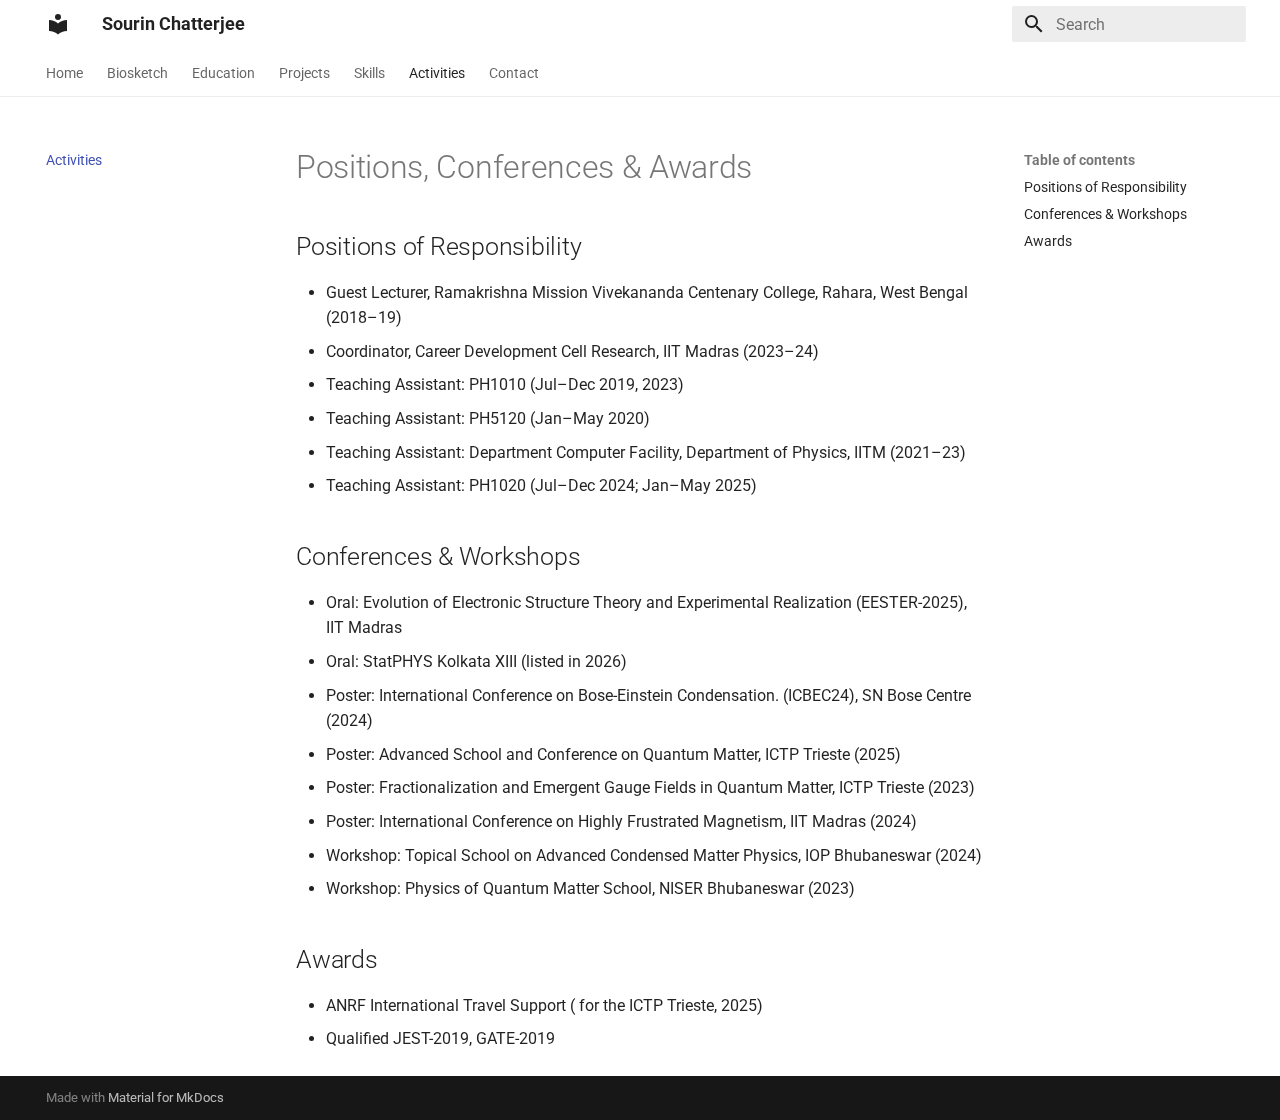
<file: activities/index.html>
<!doctype html>
<html lang="en" class="no-js">
  <head>
    
      <meta charset="utf-8">
      <meta name="viewport" content="width=device-width,initial-scale=1">
      
        <meta name="description" content="Ph.D. (Physics), IIT Madras — Quantum magnetism & computational physics">
      
      
      
        <link rel="canonical" href="https://sourin-chatterjee.github.io/activities/">
      
      
        <link rel="prev" href="../skills/">
      
      
        <link rel="next" href="../contact/">
      
      
        
      
      
      <link rel="icon" href="../assets/images/favicon.png">
      <meta name="generator" content="mkdocs-1.6.1, mkdocs-material-9.7.5">
    
    
      
        <title>Activities - Sourin Chatterjee</title>
      
    
    
      <link rel="stylesheet" href="../assets/stylesheets/main.484c7ddc.min.css">
      
        
        <link rel="stylesheet" href="../assets/stylesheets/palette.ab4e12ef.min.css">
      
      


    
    
      
    
    
      
        
        
        <link rel="preconnect" href="https://fonts.gstatic.com" crossorigin>
        <link rel="stylesheet" href="https://fonts.googleapis.com/css?family=Roboto:300,300i,400,400i,700,700i%7CRoboto+Mono:400,400i,700,700i&display=fallback">
        <style>:root{--md-text-font:"Roboto";--md-code-font:"Roboto Mono"}</style>
      
    
    
    <script>__md_scope=new URL("..",location),__md_hash=e=>[...e].reduce(((e,_)=>(e<<5)-e+_.charCodeAt(0)),0),__md_get=(e,_=localStorage,t=__md_scope)=>JSON.parse(_.getItem(t.pathname+"."+e)),__md_set=(e,_,t=localStorage,a=__md_scope)=>{try{t.setItem(a.pathname+"."+e,JSON.stringify(_))}catch(e){}}</script>
    
      

    
    
  </head>
  
  
    
    
    
    
    
    <body dir="ltr" data-md-color-scheme="default" data-md-color-primary="white" data-md-color-accent="blue">
  
    
    <input class="md-toggle" data-md-toggle="drawer" type="checkbox" id="__drawer" autocomplete="off">
    <input class="md-toggle" data-md-toggle="search" type="checkbox" id="__search" autocomplete="off">
    <label class="md-overlay" for="__drawer"></label>
    <div data-md-component="skip">
      
        
        <a href="#positions-conferences-awards" class="md-skip">
          Skip to content
        </a>
      
    </div>
    <div data-md-component="announce">
      
    </div>
    
    
      

<header class="md-header" data-md-component="header">
  <nav class="md-header__inner md-grid" aria-label="Header">
    <a href=".." title="Sourin Chatterjee" class="md-header__button md-logo" aria-label="Sourin Chatterjee" data-md-component="logo">
      
  
  <svg xmlns="http://www.w3.org/2000/svg" viewBox="0 0 24 24"><path d="M12 8a3 3 0 0 0 3-3 3 3 0 0 0-3-3 3 3 0 0 0-3 3 3 3 0 0 0 3 3m0 3.54C9.64 9.35 6.5 8 3 8v11c3.5 0 6.64 1.35 9 3.54 2.36-2.19 5.5-3.54 9-3.54V8c-3.5 0-6.64 1.35-9 3.54"/></svg>

    </a>
    <label class="md-header__button md-icon" for="__drawer">
      
      <svg xmlns="http://www.w3.org/2000/svg" viewBox="0 0 24 24"><path d="M3 6h18v2H3zm0 5h18v2H3zm0 5h18v2H3z"/></svg>
    </label>
    <div class="md-header__title" data-md-component="header-title">
      <div class="md-header__ellipsis">
        <div class="md-header__topic">
          <span class="md-ellipsis">
            Sourin Chatterjee
          </span>
        </div>
        <div class="md-header__topic" data-md-component="header-topic">
          <span class="md-ellipsis">
            
              Activities
            
          </span>
        </div>
      </div>
    </div>
    
      
    
    
    
    
      
      
        <label class="md-header__button md-icon" for="__search">
          
          <svg xmlns="http://www.w3.org/2000/svg" viewBox="0 0 24 24"><path d="M9.5 3A6.5 6.5 0 0 1 16 9.5c0 1.61-.59 3.09-1.56 4.23l.27.27h.79l5 5-1.5 1.5-5-5v-.79l-.27-.27A6.52 6.52 0 0 1 9.5 16 6.5 6.5 0 0 1 3 9.5 6.5 6.5 0 0 1 9.5 3m0 2C7 5 5 7 5 9.5S7 14 9.5 14 14 12 14 9.5 12 5 9.5 5"/></svg>
        </label>
        <div class="md-search" data-md-component="search" role="dialog">
  <label class="md-search__overlay" for="__search"></label>
  <div class="md-search__inner" role="search">
    <form class="md-search__form" name="search">
      <input type="text" class="md-search__input" name="query" aria-label="Search" placeholder="Search" autocapitalize="off" autocorrect="off" autocomplete="off" spellcheck="false" data-md-component="search-query" required>
      <label class="md-search__icon md-icon" for="__search">
        
        <svg xmlns="http://www.w3.org/2000/svg" viewBox="0 0 24 24"><path d="M9.5 3A6.5 6.5 0 0 1 16 9.5c0 1.61-.59 3.09-1.56 4.23l.27.27h.79l5 5-1.5 1.5-5-5v-.79l-.27-.27A6.52 6.52 0 0 1 9.5 16 6.5 6.5 0 0 1 3 9.5 6.5 6.5 0 0 1 9.5 3m0 2C7 5 5 7 5 9.5S7 14 9.5 14 14 12 14 9.5 12 5 9.5 5"/></svg>
        
        <svg xmlns="http://www.w3.org/2000/svg" viewBox="0 0 24 24"><path d="M20 11v2H8l5.5 5.5-1.42 1.42L4.16 12l7.92-7.92L13.5 5.5 8 11z"/></svg>
      </label>
      <nav class="md-search__options" aria-label="Search">
        
        <button type="reset" class="md-search__icon md-icon" title="Clear" aria-label="Clear" tabindex="-1">
          
          <svg xmlns="http://www.w3.org/2000/svg" viewBox="0 0 24 24"><path d="M19 6.41 17.59 5 12 10.59 6.41 5 5 6.41 10.59 12 5 17.59 6.41 19 12 13.41 17.59 19 19 17.59 13.41 12z"/></svg>
        </button>
      </nav>
      
    </form>
    <div class="md-search__output">
      <div class="md-search__scrollwrap" tabindex="0" data-md-scrollfix>
        <div class="md-search-result" data-md-component="search-result">
          <div class="md-search-result__meta">
            Initializing search
          </div>
          <ol class="md-search-result__list" role="presentation"></ol>
        </div>
      </div>
    </div>
  </div>
</div>
      
    
    
  </nav>
  
</header>
    
    <div class="md-container" data-md-component="container">
      
      
        
          
            
<nav class="md-tabs" aria-label="Tabs" data-md-component="tabs">
  <div class="md-grid">
    <ul class="md-tabs__list">
      
        
  
  
  
  
    <li class="md-tabs__item">
      <a href=".." class="md-tabs__link">
        
  
  
    
  
  Home

      </a>
    </li>
  

      
        
  
  
  
  
    <li class="md-tabs__item">
      <a href="../bio/" class="md-tabs__link">
        
  
  
    
  
  Biosketch

      </a>
    </li>
  

      
        
  
  
  
  
    <li class="md-tabs__item">
      <a href="../education/" class="md-tabs__link">
        
  
  
    
  
  Education

      </a>
    </li>
  

      
        
  
  
  
  
    <li class="md-tabs__item">
      <a href="../projects/" class="md-tabs__link">
        
  
  
    
  
  Projects

      </a>
    </li>
  

      
        
  
  
  
  
    <li class="md-tabs__item">
      <a href="../skills/" class="md-tabs__link">
        
  
  
    
  
  Skills

      </a>
    </li>
  

      
        
  
  
  
    
  
  
    <li class="md-tabs__item md-tabs__item--active">
      <a href="./" class="md-tabs__link">
        
  
  
    
  
  Activities

      </a>
    </li>
  

      
        
  
  
  
  
    <li class="md-tabs__item">
      <a href="../contact/" class="md-tabs__link">
        
  
  
    
  
  Contact

      </a>
    </li>
  

      
    </ul>
  </div>
</nav>
          
        
      
      <main class="md-main" data-md-component="main">
        <div class="md-main__inner md-grid">
          
            
              
              <div class="md-sidebar md-sidebar--primary" data-md-component="sidebar" data-md-type="navigation" >
                <div class="md-sidebar__scrollwrap">
                  <div class="md-sidebar__inner">
                    


  


<nav class="md-nav md-nav--primary md-nav--lifted" aria-label="Navigation" data-md-level="0">
  <label class="md-nav__title" for="__drawer">
    <a href=".." title="Sourin Chatterjee" class="md-nav__button md-logo" aria-label="Sourin Chatterjee" data-md-component="logo">
      
  
  <svg xmlns="http://www.w3.org/2000/svg" viewBox="0 0 24 24"><path d="M12 8a3 3 0 0 0 3-3 3 3 0 0 0-3-3 3 3 0 0 0-3 3 3 3 0 0 0 3 3m0 3.54C9.64 9.35 6.5 8 3 8v11c3.5 0 6.64 1.35 9 3.54 2.36-2.19 5.5-3.54 9-3.54V8c-3.5 0-6.64 1.35-9 3.54"/></svg>

    </a>
    Sourin Chatterjee
  </label>
  
  <ul class="md-nav__list" data-md-scrollfix>
    
      
      
  
  
  
  
    <li class="md-nav__item">
      <a href=".." class="md-nav__link">
        
  
  
  <span class="md-ellipsis">
    
  
    Home
  

    
  </span>
  
  

      </a>
    </li>
  

    
      
      
  
  
  
  
    <li class="md-nav__item">
      <a href="../bio/" class="md-nav__link">
        
  
  
  <span class="md-ellipsis">
    
  
    Biosketch
  

    
  </span>
  
  

      </a>
    </li>
  

    
      
      
  
  
  
  
    <li class="md-nav__item">
      <a href="../education/" class="md-nav__link">
        
  
  
  <span class="md-ellipsis">
    
  
    Education
  

    
  </span>
  
  

      </a>
    </li>
  

    
      
      
  
  
  
  
    <li class="md-nav__item">
      <a href="../projects/" class="md-nav__link">
        
  
  
  <span class="md-ellipsis">
    
  
    Projects
  

    
  </span>
  
  

      </a>
    </li>
  

    
      
      
  
  
  
  
    <li class="md-nav__item">
      <a href="../skills/" class="md-nav__link">
        
  
  
  <span class="md-ellipsis">
    
  
    Skills
  

    
  </span>
  
  

      </a>
    </li>
  

    
      
      
  
  
    
  
  
  
    <li class="md-nav__item md-nav__item--active">
      
      <input class="md-nav__toggle md-toggle" type="checkbox" id="__toc">
      
      
        
      
      
        <label class="md-nav__link md-nav__link--active" for="__toc">
          
  
  
  <span class="md-ellipsis">
    
  
    Activities
  

    
  </span>
  
  

          <span class="md-nav__icon md-icon"></span>
        </label>
      
      <a href="./" class="md-nav__link md-nav__link--active">
        
  
  
  <span class="md-ellipsis">
    
  
    Activities
  

    
  </span>
  
  

      </a>
      
        

<nav class="md-nav md-nav--secondary" aria-label="Table of contents">
  
  
  
    
  
  
    <label class="md-nav__title" for="__toc">
      <span class="md-nav__icon md-icon"></span>
      Table of contents
    </label>
    <ul class="md-nav__list" data-md-component="toc" data-md-scrollfix>
      
        <li class="md-nav__item">
  <a href="#positions-of-responsibility" class="md-nav__link">
    <span class="md-ellipsis">
      
        Positions of Responsibility
      
    </span>
  </a>
  
</li>
      
        <li class="md-nav__item">
  <a href="#conferences-workshops" class="md-nav__link">
    <span class="md-ellipsis">
      
        Conferences &amp; Workshops
      
    </span>
  </a>
  
</li>
      
        <li class="md-nav__item">
  <a href="#awards" class="md-nav__link">
    <span class="md-ellipsis">
      
        Awards
      
    </span>
  </a>
  
</li>
      
    </ul>
  
</nav>
      
    </li>
  

    
      
      
  
  
  
  
    <li class="md-nav__item">
      <a href="../contact/" class="md-nav__link">
        
  
  
  <span class="md-ellipsis">
    
  
    Contact
  

    
  </span>
  
  

      </a>
    </li>
  

    
  </ul>
</nav>
                  </div>
                </div>
              </div>
            
            
              
              <div class="md-sidebar md-sidebar--secondary" data-md-component="sidebar" data-md-type="toc" >
                <div class="md-sidebar__scrollwrap">
                  <div class="md-sidebar__inner">
                    

<nav class="md-nav md-nav--secondary" aria-label="Table of contents">
  
  
  
    
  
  
    <label class="md-nav__title" for="__toc">
      <span class="md-nav__icon md-icon"></span>
      Table of contents
    </label>
    <ul class="md-nav__list" data-md-component="toc" data-md-scrollfix>
      
        <li class="md-nav__item">
  <a href="#positions-of-responsibility" class="md-nav__link">
    <span class="md-ellipsis">
      
        Positions of Responsibility
      
    </span>
  </a>
  
</li>
      
        <li class="md-nav__item">
  <a href="#conferences-workshops" class="md-nav__link">
    <span class="md-ellipsis">
      
        Conferences &amp; Workshops
      
    </span>
  </a>
  
</li>
      
        <li class="md-nav__item">
  <a href="#awards" class="md-nav__link">
    <span class="md-ellipsis">
      
        Awards
      
    </span>
  </a>
  
</li>
      
    </ul>
  
</nav>
                  </div>
                </div>
              </div>
            
          
          
            <div class="md-content" data-md-component="content">
              
              <article class="md-content__inner md-typeset">
                
                  



<h1 id="positions-conferences-awards">Positions, Conferences &amp; Awards</h1>
<h2 id="positions-of-responsibility">Positions of Responsibility</h2>
<ul>
<li>Guest Lecturer, Ramakrishna Mission Vivekananda Centenary College, Rahara, West Bengal (2018–19)</li>
<li>Coordinator, Career Development Cell Research, IIT Madras (2023–24)</li>
<li>Teaching Assistant: PH1010 (Jul–Dec 2019, 2023)</li>
<li>Teaching Assistant: PH5120 (Jan–May 2020)</li>
<li>Teaching Assistant: Department Computer Facility, Department of Physics, IITM (2021–23)</li>
<li>Teaching Assistant: PH1020 (Jul–Dec 2024; Jan–May 2025)</li>
</ul>
<h2 id="conferences-workshops">Conferences &amp; Workshops</h2>
<ul>
<li>Oral: Evolution of Electronic Structure Theory and Experimental Realization (EESTER-2025), IIT Madras</li>
<li>Oral: StatPHYS Kolkata XIII (listed in 2026)</li>
<li>Poster: International Conference on Bose-Einstein Condensation. (ICBEC24), SN Bose Centre (2024)</li>
<li>Poster: Advanced School and Conference on Quantum Matter, ICTP Trieste (2025)</li>
<li>Poster: Fractionalization and Emergent Gauge Fields in Quantum Matter, ICTP Trieste (2023)</li>
<li>Poster: International Conference on Highly Frustrated Magnetism, IIT Madras (2024)</li>
<li>Workshop: Topical School on Advanced Condensed Matter Physics, IOP Bhubaneswar (2024)</li>
<li>Workshop: Physics of Quantum Matter School, NISER Bhubaneswar (2023)</li>
</ul>
<h2 id="awards">Awards</h2>
<ul>
<li>ANRF International Travel Support ( for the ICTP Trieste, 2025)</li>
<li>Qualified JEST-2019, GATE-2019</li>
</ul>












                
              </article>
            </div>
          
          
<script>var target=document.getElementById(location.hash.slice(1));target&&target.name&&(target.checked=target.name.startsWith("__tabbed_"))</script>
        </div>
        
          <button type="button" class="md-top md-icon" data-md-component="top" hidden>
  
  <svg xmlns="http://www.w3.org/2000/svg" viewBox="0 0 24 24"><path d="M13 20h-2V8l-5.5 5.5-1.42-1.42L12 4.16l7.92 7.92-1.42 1.42L13 8z"/></svg>
  Back to top
</button>
        
      </main>
      
        <footer class="md-footer">
  
  <div class="md-footer-meta md-typeset">
    <div class="md-footer-meta__inner md-grid">
      <div class="md-copyright">
  
  
    Made with
    <a href="https://squidfunk.github.io/mkdocs-material/" target="_blank" rel="noopener">
      Material for MkDocs
    </a>
  
</div>
      
    </div>
  </div>
</footer>
      
    </div>
    <div class="md-dialog" data-md-component="dialog">
      <div class="md-dialog__inner md-typeset"></div>
    </div>
    
    
    
      
      
      <script id="__config" type="application/json">{"annotate": null, "base": "..", "features": ["navigation.tabs", "navigation.sections", "navigation.top", "content.code.copy"], "search": "../assets/javascripts/workers/search.2c215733.min.js", "tags": null, "translations": {"clipboard.copied": "Copied to clipboard", "clipboard.copy": "Copy to clipboard", "search.result.more.one": "1 more on this page", "search.result.more.other": "# more on this page", "search.result.none": "No matching documents", "search.result.one": "1 matching document", "search.result.other": "# matching documents", "search.result.placeholder": "Type to start searching", "search.result.term.missing": "Missing", "select.version": "Select version"}, "version": null}</script>
    
    
      <script src="../assets/javascripts/bundle.79ae519e.min.js"></script>
      
    
  </body>
</html>
</file>
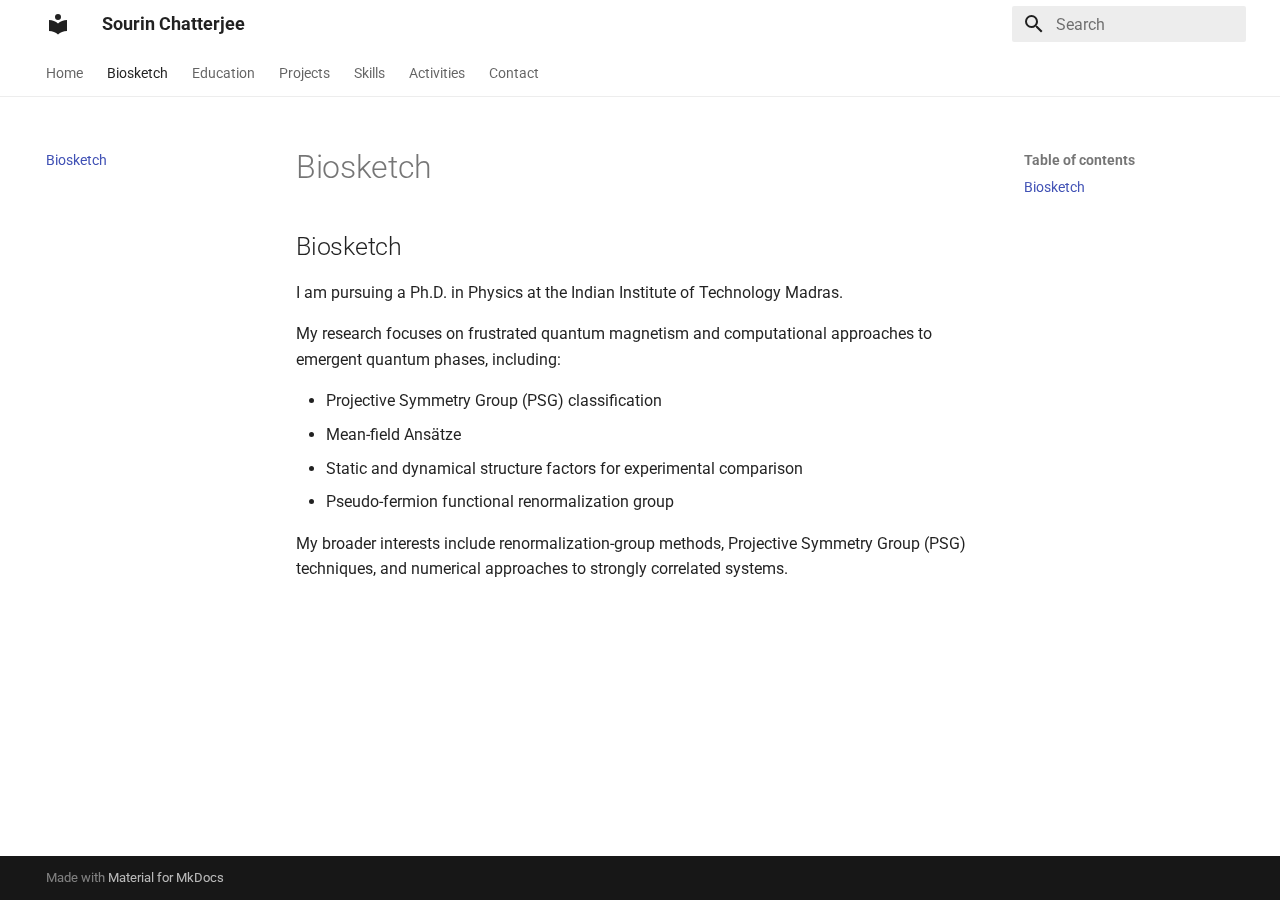
<file: bio/index.html>
<!doctype html>
<html lang="en" class="no-js">
  <head>
    
      <meta charset="utf-8">
      <meta name="viewport" content="width=device-width,initial-scale=1">
      
        <meta name="description" content="Ph.D. (Physics), IIT Madras — Quantum magnetism & computational physics">
      
      
      
        <link rel="canonical" href="https://sourin-chatterjee.github.io/bio/">
      
      
        <link rel="prev" href="..">
      
      
        <link rel="next" href="../education/">
      
      
        
      
      
      <link rel="icon" href="../assets/images/favicon.png">
      <meta name="generator" content="mkdocs-1.6.1, mkdocs-material-9.7.5">
    
    
      
        <title>Biosketch - Sourin Chatterjee</title>
      
    
    
      <link rel="stylesheet" href="../assets/stylesheets/main.484c7ddc.min.css">
      
        
        <link rel="stylesheet" href="../assets/stylesheets/palette.ab4e12ef.min.css">
      
      


    
    
      
    
    
      
        
        
        <link rel="preconnect" href="https://fonts.gstatic.com" crossorigin>
        <link rel="stylesheet" href="https://fonts.googleapis.com/css?family=Roboto:300,300i,400,400i,700,700i%7CRoboto+Mono:400,400i,700,700i&display=fallback">
        <style>:root{--md-text-font:"Roboto";--md-code-font:"Roboto Mono"}</style>
      
    
    
    <script>__md_scope=new URL("..",location),__md_hash=e=>[...e].reduce(((e,_)=>(e<<5)-e+_.charCodeAt(0)),0),__md_get=(e,_=localStorage,t=__md_scope)=>JSON.parse(_.getItem(t.pathname+"."+e)),__md_set=(e,_,t=localStorage,a=__md_scope)=>{try{t.setItem(a.pathname+"."+e,JSON.stringify(_))}catch(e){}}</script>
    
      

    
    
  </head>
  
  
    
    
    
    
    
    <body dir="ltr" data-md-color-scheme="default" data-md-color-primary="white" data-md-color-accent="blue">
  
    
    <input class="md-toggle" data-md-toggle="drawer" type="checkbox" id="__drawer" autocomplete="off">
    <input class="md-toggle" data-md-toggle="search" type="checkbox" id="__search" autocomplete="off">
    <label class="md-overlay" for="__drawer"></label>
    <div data-md-component="skip">
      
        
        <a href="#biosketch" class="md-skip">
          Skip to content
        </a>
      
    </div>
    <div data-md-component="announce">
      
    </div>
    
    
      

<header class="md-header" data-md-component="header">
  <nav class="md-header__inner md-grid" aria-label="Header">
    <a href=".." title="Sourin Chatterjee" class="md-header__button md-logo" aria-label="Sourin Chatterjee" data-md-component="logo">
      
  
  <svg xmlns="http://www.w3.org/2000/svg" viewBox="0 0 24 24"><path d="M12 8a3 3 0 0 0 3-3 3 3 0 0 0-3-3 3 3 0 0 0-3 3 3 3 0 0 0 3 3m0 3.54C9.64 9.35 6.5 8 3 8v11c3.5 0 6.64 1.35 9 3.54 2.36-2.19 5.5-3.54 9-3.54V8c-3.5 0-6.64 1.35-9 3.54"/></svg>

    </a>
    <label class="md-header__button md-icon" for="__drawer">
      
      <svg xmlns="http://www.w3.org/2000/svg" viewBox="0 0 24 24"><path d="M3 6h18v2H3zm0 5h18v2H3zm0 5h18v2H3z"/></svg>
    </label>
    <div class="md-header__title" data-md-component="header-title">
      <div class="md-header__ellipsis">
        <div class="md-header__topic">
          <span class="md-ellipsis">
            Sourin Chatterjee
          </span>
        </div>
        <div class="md-header__topic" data-md-component="header-topic">
          <span class="md-ellipsis">
            
              Biosketch
            
          </span>
        </div>
      </div>
    </div>
    
      
    
    
    
    
      
      
        <label class="md-header__button md-icon" for="__search">
          
          <svg xmlns="http://www.w3.org/2000/svg" viewBox="0 0 24 24"><path d="M9.5 3A6.5 6.5 0 0 1 16 9.5c0 1.61-.59 3.09-1.56 4.23l.27.27h.79l5 5-1.5 1.5-5-5v-.79l-.27-.27A6.52 6.52 0 0 1 9.5 16 6.5 6.5 0 0 1 3 9.5 6.5 6.5 0 0 1 9.5 3m0 2C7 5 5 7 5 9.5S7 14 9.5 14 14 12 14 9.5 12 5 9.5 5"/></svg>
        </label>
        <div class="md-search" data-md-component="search" role="dialog">
  <label class="md-search__overlay" for="__search"></label>
  <div class="md-search__inner" role="search">
    <form class="md-search__form" name="search">
      <input type="text" class="md-search__input" name="query" aria-label="Search" placeholder="Search" autocapitalize="off" autocorrect="off" autocomplete="off" spellcheck="false" data-md-component="search-query" required>
      <label class="md-search__icon md-icon" for="__search">
        
        <svg xmlns="http://www.w3.org/2000/svg" viewBox="0 0 24 24"><path d="M9.5 3A6.5 6.5 0 0 1 16 9.5c0 1.61-.59 3.09-1.56 4.23l.27.27h.79l5 5-1.5 1.5-5-5v-.79l-.27-.27A6.52 6.52 0 0 1 9.5 16 6.5 6.5 0 0 1 3 9.5 6.5 6.5 0 0 1 9.5 3m0 2C7 5 5 7 5 9.5S7 14 9.5 14 14 12 14 9.5 12 5 9.5 5"/></svg>
        
        <svg xmlns="http://www.w3.org/2000/svg" viewBox="0 0 24 24"><path d="M20 11v2H8l5.5 5.5-1.42 1.42L4.16 12l7.92-7.92L13.5 5.5 8 11z"/></svg>
      </label>
      <nav class="md-search__options" aria-label="Search">
        
        <button type="reset" class="md-search__icon md-icon" title="Clear" aria-label="Clear" tabindex="-1">
          
          <svg xmlns="http://www.w3.org/2000/svg" viewBox="0 0 24 24"><path d="M19 6.41 17.59 5 12 10.59 6.41 5 5 6.41 10.59 12 5 17.59 6.41 19 12 13.41 17.59 19 19 17.59 13.41 12z"/></svg>
        </button>
      </nav>
      
    </form>
    <div class="md-search__output">
      <div class="md-search__scrollwrap" tabindex="0" data-md-scrollfix>
        <div class="md-search-result" data-md-component="search-result">
          <div class="md-search-result__meta">
            Initializing search
          </div>
          <ol class="md-search-result__list" role="presentation"></ol>
        </div>
      </div>
    </div>
  </div>
</div>
      
    
    
  </nav>
  
</header>
    
    <div class="md-container" data-md-component="container">
      
      
        
          
            
<nav class="md-tabs" aria-label="Tabs" data-md-component="tabs">
  <div class="md-grid">
    <ul class="md-tabs__list">
      
        
  
  
  
  
    <li class="md-tabs__item">
      <a href=".." class="md-tabs__link">
        
  
  
    
  
  Home

      </a>
    </li>
  

      
        
  
  
  
    
  
  
    <li class="md-tabs__item md-tabs__item--active">
      <a href="./" class="md-tabs__link">
        
  
  
    
  
  Biosketch

      </a>
    </li>
  

      
        
  
  
  
  
    <li class="md-tabs__item">
      <a href="../education/" class="md-tabs__link">
        
  
  
    
  
  Education

      </a>
    </li>
  

      
        
  
  
  
  
    <li class="md-tabs__item">
      <a href="../projects/" class="md-tabs__link">
        
  
  
    
  
  Projects

      </a>
    </li>
  

      
        
  
  
  
  
    <li class="md-tabs__item">
      <a href="../skills/" class="md-tabs__link">
        
  
  
    
  
  Skills

      </a>
    </li>
  

      
        
  
  
  
  
    <li class="md-tabs__item">
      <a href="../activities/" class="md-tabs__link">
        
  
  
    
  
  Activities

      </a>
    </li>
  

      
        
  
  
  
  
    <li class="md-tabs__item">
      <a href="../contact/" class="md-tabs__link">
        
  
  
    
  
  Contact

      </a>
    </li>
  

      
    </ul>
  </div>
</nav>
          
        
      
      <main class="md-main" data-md-component="main">
        <div class="md-main__inner md-grid">
          
            
              
              <div class="md-sidebar md-sidebar--primary" data-md-component="sidebar" data-md-type="navigation" >
                <div class="md-sidebar__scrollwrap">
                  <div class="md-sidebar__inner">
                    


  


<nav class="md-nav md-nav--primary md-nav--lifted" aria-label="Navigation" data-md-level="0">
  <label class="md-nav__title" for="__drawer">
    <a href=".." title="Sourin Chatterjee" class="md-nav__button md-logo" aria-label="Sourin Chatterjee" data-md-component="logo">
      
  
  <svg xmlns="http://www.w3.org/2000/svg" viewBox="0 0 24 24"><path d="M12 8a3 3 0 0 0 3-3 3 3 0 0 0-3-3 3 3 0 0 0-3 3 3 3 0 0 0 3 3m0 3.54C9.64 9.35 6.5 8 3 8v11c3.5 0 6.64 1.35 9 3.54 2.36-2.19 5.5-3.54 9-3.54V8c-3.5 0-6.64 1.35-9 3.54"/></svg>

    </a>
    Sourin Chatterjee
  </label>
  
  <ul class="md-nav__list" data-md-scrollfix>
    
      
      
  
  
  
  
    <li class="md-nav__item">
      <a href=".." class="md-nav__link">
        
  
  
  <span class="md-ellipsis">
    
  
    Home
  

    
  </span>
  
  

      </a>
    </li>
  

    
      
      
  
  
    
  
  
  
    <li class="md-nav__item md-nav__item--active">
      
      <input class="md-nav__toggle md-toggle" type="checkbox" id="__toc">
      
      
      
        <label class="md-nav__link md-nav__link--active" for="__toc">
          
  
  
  <span class="md-ellipsis">
    
  
    Biosketch
  

    
  </span>
  
  

          <span class="md-nav__icon md-icon"></span>
        </label>
      
      <a href="./" class="md-nav__link md-nav__link--active">
        
  
  
  <span class="md-ellipsis">
    
  
    Biosketch
  

    
  </span>
  
  

      </a>
      
        

<nav class="md-nav md-nav--secondary" aria-label="Table of contents">
  
  
  
  
    <label class="md-nav__title" for="__toc">
      <span class="md-nav__icon md-icon"></span>
      Table of contents
    </label>
    <ul class="md-nav__list" data-md-component="toc" data-md-scrollfix>
      
        <li class="md-nav__item">
  <a href="#biosketch" class="md-nav__link">
    <span class="md-ellipsis">
      
        Biosketch
      
    </span>
  </a>
  
</li>
      
    </ul>
  
</nav>
      
    </li>
  

    
      
      
  
  
  
  
    <li class="md-nav__item">
      <a href="../education/" class="md-nav__link">
        
  
  
  <span class="md-ellipsis">
    
  
    Education
  

    
  </span>
  
  

      </a>
    </li>
  

    
      
      
  
  
  
  
    <li class="md-nav__item">
      <a href="../projects/" class="md-nav__link">
        
  
  
  <span class="md-ellipsis">
    
  
    Projects
  

    
  </span>
  
  

      </a>
    </li>
  

    
      
      
  
  
  
  
    <li class="md-nav__item">
      <a href="../skills/" class="md-nav__link">
        
  
  
  <span class="md-ellipsis">
    
  
    Skills
  

    
  </span>
  
  

      </a>
    </li>
  

    
      
      
  
  
  
  
    <li class="md-nav__item">
      <a href="../activities/" class="md-nav__link">
        
  
  
  <span class="md-ellipsis">
    
  
    Activities
  

    
  </span>
  
  

      </a>
    </li>
  

    
      
      
  
  
  
  
    <li class="md-nav__item">
      <a href="../contact/" class="md-nav__link">
        
  
  
  <span class="md-ellipsis">
    
  
    Contact
  

    
  </span>
  
  

      </a>
    </li>
  

    
  </ul>
</nav>
                  </div>
                </div>
              </div>
            
            
              
              <div class="md-sidebar md-sidebar--secondary" data-md-component="sidebar" data-md-type="toc" >
                <div class="md-sidebar__scrollwrap">
                  <div class="md-sidebar__inner">
                    

<nav class="md-nav md-nav--secondary" aria-label="Table of contents">
  
  
  
  
    <label class="md-nav__title" for="__toc">
      <span class="md-nav__icon md-icon"></span>
      Table of contents
    </label>
    <ul class="md-nav__list" data-md-component="toc" data-md-scrollfix>
      
        <li class="md-nav__item">
  <a href="#biosketch" class="md-nav__link">
    <span class="md-ellipsis">
      
        Biosketch
      
    </span>
  </a>
  
</li>
      
    </ul>
  
</nav>
                  </div>
                </div>
              </div>
            
          
          
            <div class="md-content" data-md-component="content">
              
              <article class="md-content__inner md-typeset">
                
                  



  <h1>Biosketch</h1>

<h2 id="biosketch">Biosketch</h2>
<p>I am pursuing a Ph.D. in Physics at the Indian Institute of Technology Madras.</p>
<p>My research focuses on frustrated quantum magnetism and computational approaches to emergent quantum phases, including:</p>
<ul>
<li>Projective Symmetry Group (PSG) classification  </li>
<li>Mean-field Ansätze  </li>
<li>Static and dynamical structure factors for experimental comparison  </li>
<li>Pseudo-fermion functional renormalization group  </li>
</ul>
<p>My broader interests include renormalization-group methods, Projective Symmetry Group (PSG) techniques, and numerical approaches to strongly correlated systems.</p>












                
              </article>
            </div>
          
          
<script>var target=document.getElementById(location.hash.slice(1));target&&target.name&&(target.checked=target.name.startsWith("__tabbed_"))</script>
        </div>
        
          <button type="button" class="md-top md-icon" data-md-component="top" hidden>
  
  <svg xmlns="http://www.w3.org/2000/svg" viewBox="0 0 24 24"><path d="M13 20h-2V8l-5.5 5.5-1.42-1.42L12 4.16l7.92 7.92-1.42 1.42L13 8z"/></svg>
  Back to top
</button>
        
      </main>
      
        <footer class="md-footer">
  
  <div class="md-footer-meta md-typeset">
    <div class="md-footer-meta__inner md-grid">
      <div class="md-copyright">
  
  
    Made with
    <a href="https://squidfunk.github.io/mkdocs-material/" target="_blank" rel="noopener">
      Material for MkDocs
    </a>
  
</div>
      
    </div>
  </div>
</footer>
      
    </div>
    <div class="md-dialog" data-md-component="dialog">
      <div class="md-dialog__inner md-typeset"></div>
    </div>
    
    
    
      
      
      <script id="__config" type="application/json">{"annotate": null, "base": "..", "features": ["navigation.tabs", "navigation.sections", "navigation.top", "content.code.copy"], "search": "../assets/javascripts/workers/search.2c215733.min.js", "tags": null, "translations": {"clipboard.copied": "Copied to clipboard", "clipboard.copy": "Copy to clipboard", "search.result.more.one": "1 more on this page", "search.result.more.other": "# more on this page", "search.result.none": "No matching documents", "search.result.one": "1 matching document", "search.result.other": "# matching documents", "search.result.placeholder": "Type to start searching", "search.result.term.missing": "Missing", "select.version": "Select version"}, "version": null}</script>
    
    
      <script src="../assets/javascripts/bundle.79ae519e.min.js"></script>
      
    
  </body>
</html>
</file>
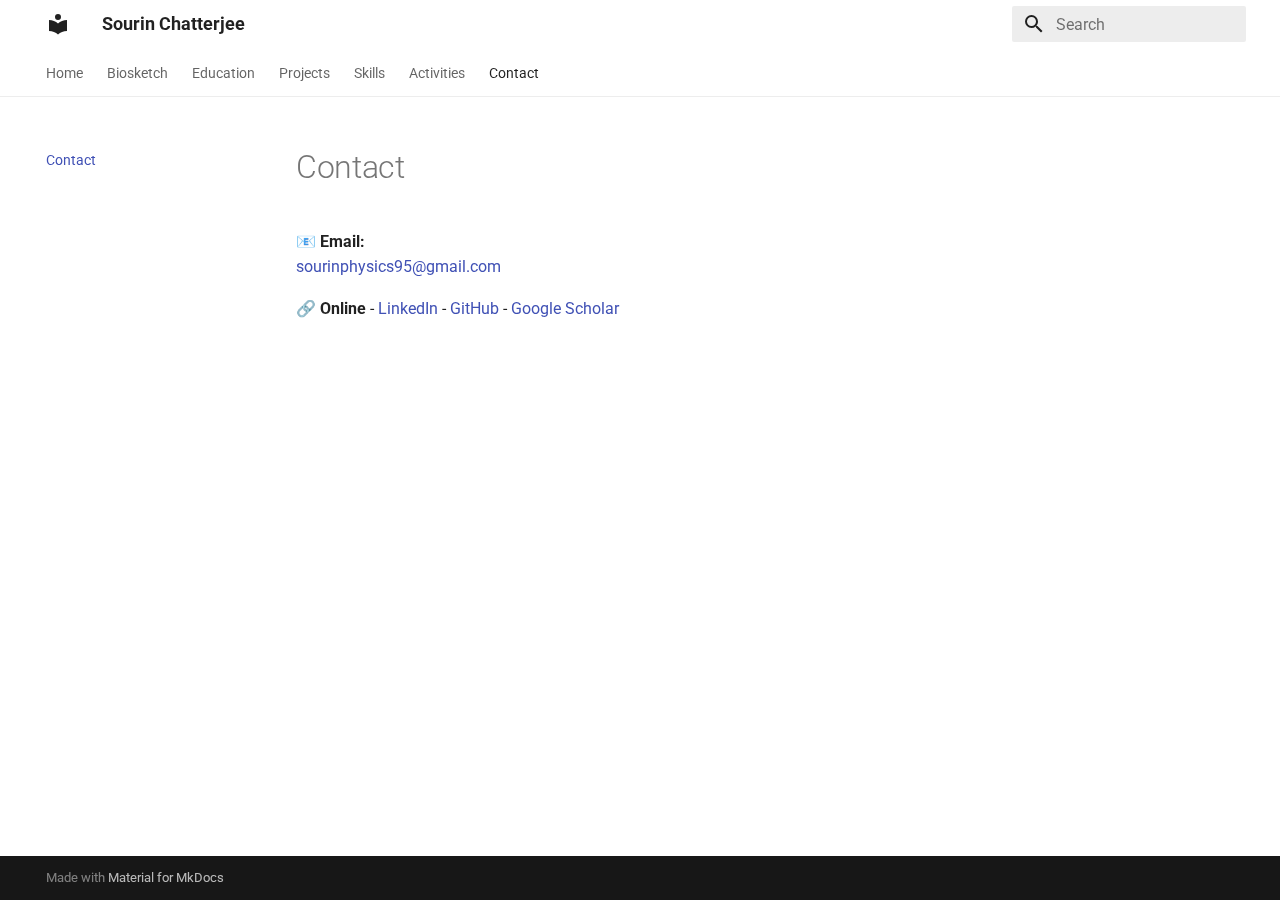
<file: contact/index.html>
<!doctype html>
<html lang="en" class="no-js">
  <head>
    
      <meta charset="utf-8">
      <meta name="viewport" content="width=device-width,initial-scale=1">
      
        <meta name="description" content="Ph.D. (Physics), IIT Madras — Quantum magnetism & computational physics">
      
      
      
        <link rel="canonical" href="https://sourin-chatterjee.github.io/contact/">
      
      
        <link rel="prev" href="../activities/">
      
      
      
        
      
      
      <link rel="icon" href="../assets/images/favicon.png">
      <meta name="generator" content="mkdocs-1.6.1, mkdocs-material-9.7.5">
    
    
      
        <title>Contact - Sourin Chatterjee</title>
      
    
    
      <link rel="stylesheet" href="../assets/stylesheets/main.484c7ddc.min.css">
      
        
        <link rel="stylesheet" href="../assets/stylesheets/palette.ab4e12ef.min.css">
      
      


    
    
      
    
    
      
        
        
        <link rel="preconnect" href="https://fonts.gstatic.com" crossorigin>
        <link rel="stylesheet" href="https://fonts.googleapis.com/css?family=Roboto:300,300i,400,400i,700,700i%7CRoboto+Mono:400,400i,700,700i&display=fallback">
        <style>:root{--md-text-font:"Roboto";--md-code-font:"Roboto Mono"}</style>
      
    
    
    <script>__md_scope=new URL("..",location),__md_hash=e=>[...e].reduce(((e,_)=>(e<<5)-e+_.charCodeAt(0)),0),__md_get=(e,_=localStorage,t=__md_scope)=>JSON.parse(_.getItem(t.pathname+"."+e)),__md_set=(e,_,t=localStorage,a=__md_scope)=>{try{t.setItem(a.pathname+"."+e,JSON.stringify(_))}catch(e){}}</script>
    
      

    
    
  </head>
  
  
    
    
    
    
    
    <body dir="ltr" data-md-color-scheme="default" data-md-color-primary="white" data-md-color-accent="blue">
  
    
    <input class="md-toggle" data-md-toggle="drawer" type="checkbox" id="__drawer" autocomplete="off">
    <input class="md-toggle" data-md-toggle="search" type="checkbox" id="__search" autocomplete="off">
    <label class="md-overlay" for="__drawer"></label>
    <div data-md-component="skip">
      
        
        <a href="#contact" class="md-skip">
          Skip to content
        </a>
      
    </div>
    <div data-md-component="announce">
      
    </div>
    
    
      

<header class="md-header" data-md-component="header">
  <nav class="md-header__inner md-grid" aria-label="Header">
    <a href=".." title="Sourin Chatterjee" class="md-header__button md-logo" aria-label="Sourin Chatterjee" data-md-component="logo">
      
  
  <svg xmlns="http://www.w3.org/2000/svg" viewBox="0 0 24 24"><path d="M12 8a3 3 0 0 0 3-3 3 3 0 0 0-3-3 3 3 0 0 0-3 3 3 3 0 0 0 3 3m0 3.54C9.64 9.35 6.5 8 3 8v11c3.5 0 6.64 1.35 9 3.54 2.36-2.19 5.5-3.54 9-3.54V8c-3.5 0-6.64 1.35-9 3.54"/></svg>

    </a>
    <label class="md-header__button md-icon" for="__drawer">
      
      <svg xmlns="http://www.w3.org/2000/svg" viewBox="0 0 24 24"><path d="M3 6h18v2H3zm0 5h18v2H3zm0 5h18v2H3z"/></svg>
    </label>
    <div class="md-header__title" data-md-component="header-title">
      <div class="md-header__ellipsis">
        <div class="md-header__topic">
          <span class="md-ellipsis">
            Sourin Chatterjee
          </span>
        </div>
        <div class="md-header__topic" data-md-component="header-topic">
          <span class="md-ellipsis">
            
              Contact
            
          </span>
        </div>
      </div>
    </div>
    
      
    
    
    
    
      
      
        <label class="md-header__button md-icon" for="__search">
          
          <svg xmlns="http://www.w3.org/2000/svg" viewBox="0 0 24 24"><path d="M9.5 3A6.5 6.5 0 0 1 16 9.5c0 1.61-.59 3.09-1.56 4.23l.27.27h.79l5 5-1.5 1.5-5-5v-.79l-.27-.27A6.52 6.52 0 0 1 9.5 16 6.5 6.5 0 0 1 3 9.5 6.5 6.5 0 0 1 9.5 3m0 2C7 5 5 7 5 9.5S7 14 9.5 14 14 12 14 9.5 12 5 9.5 5"/></svg>
        </label>
        <div class="md-search" data-md-component="search" role="dialog">
  <label class="md-search__overlay" for="__search"></label>
  <div class="md-search__inner" role="search">
    <form class="md-search__form" name="search">
      <input type="text" class="md-search__input" name="query" aria-label="Search" placeholder="Search" autocapitalize="off" autocorrect="off" autocomplete="off" spellcheck="false" data-md-component="search-query" required>
      <label class="md-search__icon md-icon" for="__search">
        
        <svg xmlns="http://www.w3.org/2000/svg" viewBox="0 0 24 24"><path d="M9.5 3A6.5 6.5 0 0 1 16 9.5c0 1.61-.59 3.09-1.56 4.23l.27.27h.79l5 5-1.5 1.5-5-5v-.79l-.27-.27A6.52 6.52 0 0 1 9.5 16 6.5 6.5 0 0 1 3 9.5 6.5 6.5 0 0 1 9.5 3m0 2C7 5 5 7 5 9.5S7 14 9.5 14 14 12 14 9.5 12 5 9.5 5"/></svg>
        
        <svg xmlns="http://www.w3.org/2000/svg" viewBox="0 0 24 24"><path d="M20 11v2H8l5.5 5.5-1.42 1.42L4.16 12l7.92-7.92L13.5 5.5 8 11z"/></svg>
      </label>
      <nav class="md-search__options" aria-label="Search">
        
        <button type="reset" class="md-search__icon md-icon" title="Clear" aria-label="Clear" tabindex="-1">
          
          <svg xmlns="http://www.w3.org/2000/svg" viewBox="0 0 24 24"><path d="M19 6.41 17.59 5 12 10.59 6.41 5 5 6.41 10.59 12 5 17.59 6.41 19 12 13.41 17.59 19 19 17.59 13.41 12z"/></svg>
        </button>
      </nav>
      
    </form>
    <div class="md-search__output">
      <div class="md-search__scrollwrap" tabindex="0" data-md-scrollfix>
        <div class="md-search-result" data-md-component="search-result">
          <div class="md-search-result__meta">
            Initializing search
          </div>
          <ol class="md-search-result__list" role="presentation"></ol>
        </div>
      </div>
    </div>
  </div>
</div>
      
    
    
  </nav>
  
</header>
    
    <div class="md-container" data-md-component="container">
      
      
        
          
            
<nav class="md-tabs" aria-label="Tabs" data-md-component="tabs">
  <div class="md-grid">
    <ul class="md-tabs__list">
      
        
  
  
  
  
    <li class="md-tabs__item">
      <a href=".." class="md-tabs__link">
        
  
  
    
  
  Home

      </a>
    </li>
  

      
        
  
  
  
  
    <li class="md-tabs__item">
      <a href="../bio/" class="md-tabs__link">
        
  
  
    
  
  Biosketch

      </a>
    </li>
  

      
        
  
  
  
  
    <li class="md-tabs__item">
      <a href="../education/" class="md-tabs__link">
        
  
  
    
  
  Education

      </a>
    </li>
  

      
        
  
  
  
  
    <li class="md-tabs__item">
      <a href="../projects/" class="md-tabs__link">
        
  
  
    
  
  Projects

      </a>
    </li>
  

      
        
  
  
  
  
    <li class="md-tabs__item">
      <a href="../skills/" class="md-tabs__link">
        
  
  
    
  
  Skills

      </a>
    </li>
  

      
        
  
  
  
  
    <li class="md-tabs__item">
      <a href="../activities/" class="md-tabs__link">
        
  
  
    
  
  Activities

      </a>
    </li>
  

      
        
  
  
  
    
  
  
    <li class="md-tabs__item md-tabs__item--active">
      <a href="./" class="md-tabs__link">
        
  
  
    
  
  Contact

      </a>
    </li>
  

      
    </ul>
  </div>
</nav>
          
        
      
      <main class="md-main" data-md-component="main">
        <div class="md-main__inner md-grid">
          
            
              
              <div class="md-sidebar md-sidebar--primary" data-md-component="sidebar" data-md-type="navigation" >
                <div class="md-sidebar__scrollwrap">
                  <div class="md-sidebar__inner">
                    


  


<nav class="md-nav md-nav--primary md-nav--lifted" aria-label="Navigation" data-md-level="0">
  <label class="md-nav__title" for="__drawer">
    <a href=".." title="Sourin Chatterjee" class="md-nav__button md-logo" aria-label="Sourin Chatterjee" data-md-component="logo">
      
  
  <svg xmlns="http://www.w3.org/2000/svg" viewBox="0 0 24 24"><path d="M12 8a3 3 0 0 0 3-3 3 3 0 0 0-3-3 3 3 0 0 0-3 3 3 3 0 0 0 3 3m0 3.54C9.64 9.35 6.5 8 3 8v11c3.5 0 6.64 1.35 9 3.54 2.36-2.19 5.5-3.54 9-3.54V8c-3.5 0-6.64 1.35-9 3.54"/></svg>

    </a>
    Sourin Chatterjee
  </label>
  
  <ul class="md-nav__list" data-md-scrollfix>
    
      
      
  
  
  
  
    <li class="md-nav__item">
      <a href=".." class="md-nav__link">
        
  
  
  <span class="md-ellipsis">
    
  
    Home
  

    
  </span>
  
  

      </a>
    </li>
  

    
      
      
  
  
  
  
    <li class="md-nav__item">
      <a href="../bio/" class="md-nav__link">
        
  
  
  <span class="md-ellipsis">
    
  
    Biosketch
  

    
  </span>
  
  

      </a>
    </li>
  

    
      
      
  
  
  
  
    <li class="md-nav__item">
      <a href="../education/" class="md-nav__link">
        
  
  
  <span class="md-ellipsis">
    
  
    Education
  

    
  </span>
  
  

      </a>
    </li>
  

    
      
      
  
  
  
  
    <li class="md-nav__item">
      <a href="../projects/" class="md-nav__link">
        
  
  
  <span class="md-ellipsis">
    
  
    Projects
  

    
  </span>
  
  

      </a>
    </li>
  

    
      
      
  
  
  
  
    <li class="md-nav__item">
      <a href="../skills/" class="md-nav__link">
        
  
  
  <span class="md-ellipsis">
    
  
    Skills
  

    
  </span>
  
  

      </a>
    </li>
  

    
      
      
  
  
  
  
    <li class="md-nav__item">
      <a href="../activities/" class="md-nav__link">
        
  
  
  <span class="md-ellipsis">
    
  
    Activities
  

    
  </span>
  
  

      </a>
    </li>
  

    
      
      
  
  
    
  
  
  
    <li class="md-nav__item md-nav__item--active">
      
      <input class="md-nav__toggle md-toggle" type="checkbox" id="__toc">
      
      
        
      
      
      <a href="./" class="md-nav__link md-nav__link--active">
        
  
  
  <span class="md-ellipsis">
    
  
    Contact
  

    
  </span>
  
  

      </a>
      
    </li>
  

    
  </ul>
</nav>
                  </div>
                </div>
              </div>
            
            
              
              <div class="md-sidebar md-sidebar--secondary" data-md-component="sidebar" data-md-type="toc" >
                <div class="md-sidebar__scrollwrap">
                  <div class="md-sidebar__inner">
                    

<nav class="md-nav md-nav--secondary" aria-label="Table of contents">
  
  
  
    
  
  
</nav>
                  </div>
                </div>
              </div>
            
          
          
            <div class="md-content" data-md-component="content">
              
              <article class="md-content__inner md-typeset">
                
                  



<h1 id="contact">Contact</h1>
<p>📧 <strong>Email:</strong><br />
<a href="mailto:sourinphysics95@gmail.com">sourinphysics95@gmail.com</a></p>
<p>🔗 <strong>Online</strong>
- <a href="https://www.linkedin.com/in/sourin-chatterjee-617162121/">LinkedIn</a>
- <a href="https://github.com/Sourin-chatterjee">GitHub</a>
- <a href="https://scholar.google.com/citations?user=hLUGDeAAAAAJ">Google Scholar</a></p>












                
              </article>
            </div>
          
          
<script>var target=document.getElementById(location.hash.slice(1));target&&target.name&&(target.checked=target.name.startsWith("__tabbed_"))</script>
        </div>
        
          <button type="button" class="md-top md-icon" data-md-component="top" hidden>
  
  <svg xmlns="http://www.w3.org/2000/svg" viewBox="0 0 24 24"><path d="M13 20h-2V8l-5.5 5.5-1.42-1.42L12 4.16l7.92 7.92-1.42 1.42L13 8z"/></svg>
  Back to top
</button>
        
      </main>
      
        <footer class="md-footer">
  
  <div class="md-footer-meta md-typeset">
    <div class="md-footer-meta__inner md-grid">
      <div class="md-copyright">
  
  
    Made with
    <a href="https://squidfunk.github.io/mkdocs-material/" target="_blank" rel="noopener">
      Material for MkDocs
    </a>
  
</div>
      
    </div>
  </div>
</footer>
      
    </div>
    <div class="md-dialog" data-md-component="dialog">
      <div class="md-dialog__inner md-typeset"></div>
    </div>
    
    
    
      
      
      <script id="__config" type="application/json">{"annotate": null, "base": "..", "features": ["navigation.tabs", "navigation.sections", "navigation.top", "content.code.copy"], "search": "../assets/javascripts/workers/search.2c215733.min.js", "tags": null, "translations": {"clipboard.copied": "Copied to clipboard", "clipboard.copy": "Copy to clipboard", "search.result.more.one": "1 more on this page", "search.result.more.other": "# more on this page", "search.result.none": "No matching documents", "search.result.one": "1 matching document", "search.result.other": "# matching documents", "search.result.placeholder": "Type to start searching", "search.result.term.missing": "Missing", "select.version": "Select version"}, "version": null}</script>
    
    
      <script src="../assets/javascripts/bundle.79ae519e.min.js"></script>
      
    
  </body>
</html>
</file>
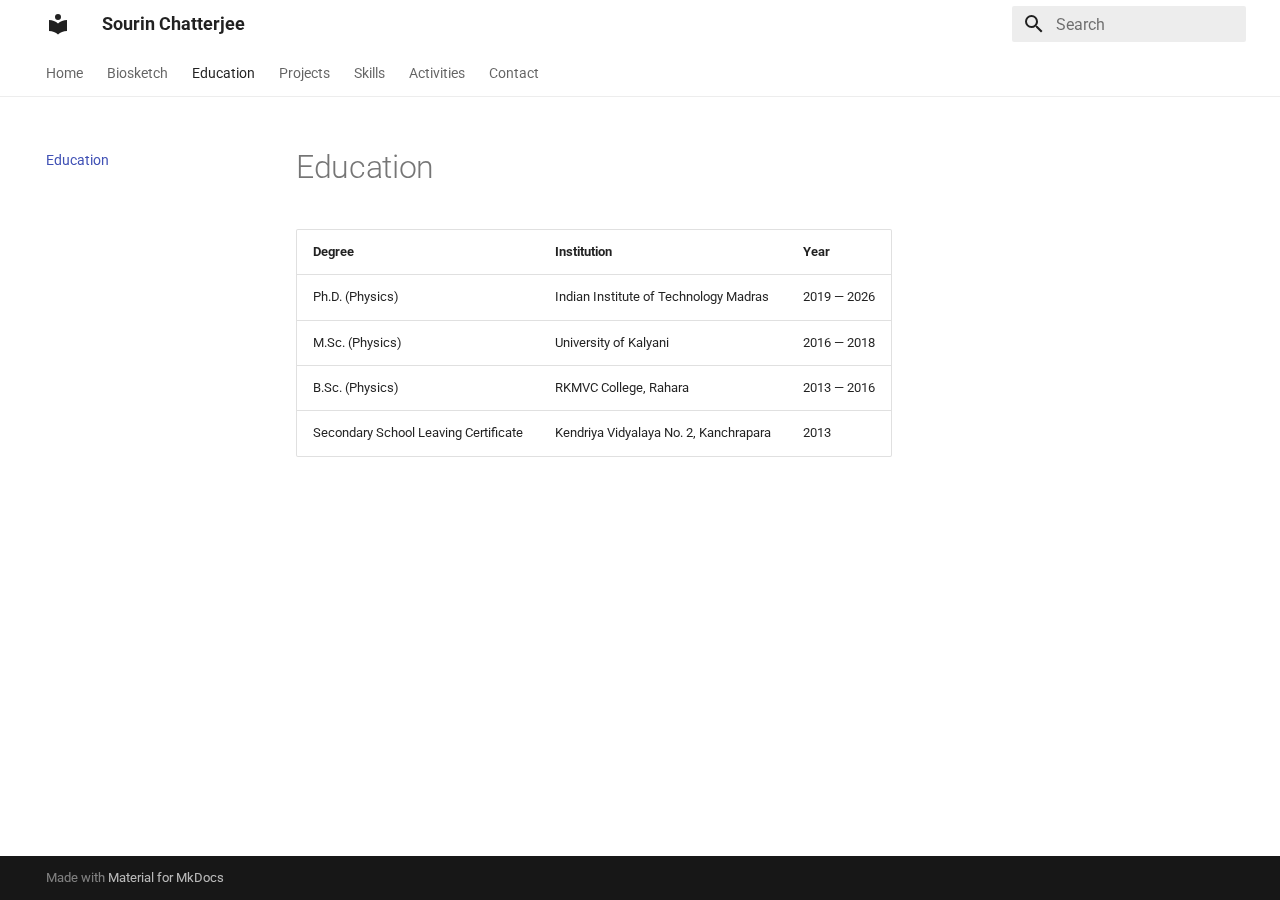
<file: education/index.html>
<!doctype html>
<html lang="en" class="no-js">
  <head>
    
      <meta charset="utf-8">
      <meta name="viewport" content="width=device-width,initial-scale=1">
      
        <meta name="description" content="Ph.D. (Physics), IIT Madras — Quantum magnetism & computational physics">
      
      
      
        <link rel="canonical" href="https://sourin-chatterjee.github.io/education/">
      
      
        <link rel="prev" href="../bio/">
      
      
        <link rel="next" href="../projects/">
      
      
        
      
      
      <link rel="icon" href="../assets/images/favicon.png">
      <meta name="generator" content="mkdocs-1.6.1, mkdocs-material-9.7.5">
    
    
      
        <title>Education - Sourin Chatterjee</title>
      
    
    
      <link rel="stylesheet" href="../assets/stylesheets/main.484c7ddc.min.css">
      
        
        <link rel="stylesheet" href="../assets/stylesheets/palette.ab4e12ef.min.css">
      
      


    
    
      
    
    
      
        
        
        <link rel="preconnect" href="https://fonts.gstatic.com" crossorigin>
        <link rel="stylesheet" href="https://fonts.googleapis.com/css?family=Roboto:300,300i,400,400i,700,700i%7CRoboto+Mono:400,400i,700,700i&display=fallback">
        <style>:root{--md-text-font:"Roboto";--md-code-font:"Roboto Mono"}</style>
      
    
    
    <script>__md_scope=new URL("..",location),__md_hash=e=>[...e].reduce(((e,_)=>(e<<5)-e+_.charCodeAt(0)),0),__md_get=(e,_=localStorage,t=__md_scope)=>JSON.parse(_.getItem(t.pathname+"."+e)),__md_set=(e,_,t=localStorage,a=__md_scope)=>{try{t.setItem(a.pathname+"."+e,JSON.stringify(_))}catch(e){}}</script>
    
      

    
    
  </head>
  
  
    
    
    
    
    
    <body dir="ltr" data-md-color-scheme="default" data-md-color-primary="white" data-md-color-accent="blue">
  
    
    <input class="md-toggle" data-md-toggle="drawer" type="checkbox" id="__drawer" autocomplete="off">
    <input class="md-toggle" data-md-toggle="search" type="checkbox" id="__search" autocomplete="off">
    <label class="md-overlay" for="__drawer"></label>
    <div data-md-component="skip">
      
        
        <a href="#education" class="md-skip">
          Skip to content
        </a>
      
    </div>
    <div data-md-component="announce">
      
    </div>
    
    
      

<header class="md-header" data-md-component="header">
  <nav class="md-header__inner md-grid" aria-label="Header">
    <a href=".." title="Sourin Chatterjee" class="md-header__button md-logo" aria-label="Sourin Chatterjee" data-md-component="logo">
      
  
  <svg xmlns="http://www.w3.org/2000/svg" viewBox="0 0 24 24"><path d="M12 8a3 3 0 0 0 3-3 3 3 0 0 0-3-3 3 3 0 0 0-3 3 3 3 0 0 0 3 3m0 3.54C9.64 9.35 6.5 8 3 8v11c3.5 0 6.64 1.35 9 3.54 2.36-2.19 5.5-3.54 9-3.54V8c-3.5 0-6.64 1.35-9 3.54"/></svg>

    </a>
    <label class="md-header__button md-icon" for="__drawer">
      
      <svg xmlns="http://www.w3.org/2000/svg" viewBox="0 0 24 24"><path d="M3 6h18v2H3zm0 5h18v2H3zm0 5h18v2H3z"/></svg>
    </label>
    <div class="md-header__title" data-md-component="header-title">
      <div class="md-header__ellipsis">
        <div class="md-header__topic">
          <span class="md-ellipsis">
            Sourin Chatterjee
          </span>
        </div>
        <div class="md-header__topic" data-md-component="header-topic">
          <span class="md-ellipsis">
            
              Education
            
          </span>
        </div>
      </div>
    </div>
    
      
    
    
    
    
      
      
        <label class="md-header__button md-icon" for="__search">
          
          <svg xmlns="http://www.w3.org/2000/svg" viewBox="0 0 24 24"><path d="M9.5 3A6.5 6.5 0 0 1 16 9.5c0 1.61-.59 3.09-1.56 4.23l.27.27h.79l5 5-1.5 1.5-5-5v-.79l-.27-.27A6.52 6.52 0 0 1 9.5 16 6.5 6.5 0 0 1 3 9.5 6.5 6.5 0 0 1 9.5 3m0 2C7 5 5 7 5 9.5S7 14 9.5 14 14 12 14 9.5 12 5 9.5 5"/></svg>
        </label>
        <div class="md-search" data-md-component="search" role="dialog">
  <label class="md-search__overlay" for="__search"></label>
  <div class="md-search__inner" role="search">
    <form class="md-search__form" name="search">
      <input type="text" class="md-search__input" name="query" aria-label="Search" placeholder="Search" autocapitalize="off" autocorrect="off" autocomplete="off" spellcheck="false" data-md-component="search-query" required>
      <label class="md-search__icon md-icon" for="__search">
        
        <svg xmlns="http://www.w3.org/2000/svg" viewBox="0 0 24 24"><path d="M9.5 3A6.5 6.5 0 0 1 16 9.5c0 1.61-.59 3.09-1.56 4.23l.27.27h.79l5 5-1.5 1.5-5-5v-.79l-.27-.27A6.52 6.52 0 0 1 9.5 16 6.5 6.5 0 0 1 3 9.5 6.5 6.5 0 0 1 9.5 3m0 2C7 5 5 7 5 9.5S7 14 9.5 14 14 12 14 9.5 12 5 9.5 5"/></svg>
        
        <svg xmlns="http://www.w3.org/2000/svg" viewBox="0 0 24 24"><path d="M20 11v2H8l5.5 5.5-1.42 1.42L4.16 12l7.92-7.92L13.5 5.5 8 11z"/></svg>
      </label>
      <nav class="md-search__options" aria-label="Search">
        
        <button type="reset" class="md-search__icon md-icon" title="Clear" aria-label="Clear" tabindex="-1">
          
          <svg xmlns="http://www.w3.org/2000/svg" viewBox="0 0 24 24"><path d="M19 6.41 17.59 5 12 10.59 6.41 5 5 6.41 10.59 12 5 17.59 6.41 19 12 13.41 17.59 19 19 17.59 13.41 12z"/></svg>
        </button>
      </nav>
      
    </form>
    <div class="md-search__output">
      <div class="md-search__scrollwrap" tabindex="0" data-md-scrollfix>
        <div class="md-search-result" data-md-component="search-result">
          <div class="md-search-result__meta">
            Initializing search
          </div>
          <ol class="md-search-result__list" role="presentation"></ol>
        </div>
      </div>
    </div>
  </div>
</div>
      
    
    
  </nav>
  
</header>
    
    <div class="md-container" data-md-component="container">
      
      
        
          
            
<nav class="md-tabs" aria-label="Tabs" data-md-component="tabs">
  <div class="md-grid">
    <ul class="md-tabs__list">
      
        
  
  
  
  
    <li class="md-tabs__item">
      <a href=".." class="md-tabs__link">
        
  
  
    
  
  Home

      </a>
    </li>
  

      
        
  
  
  
  
    <li class="md-tabs__item">
      <a href="../bio/" class="md-tabs__link">
        
  
  
    
  
  Biosketch

      </a>
    </li>
  

      
        
  
  
  
    
  
  
    <li class="md-tabs__item md-tabs__item--active">
      <a href="./" class="md-tabs__link">
        
  
  
    
  
  Education

      </a>
    </li>
  

      
        
  
  
  
  
    <li class="md-tabs__item">
      <a href="../projects/" class="md-tabs__link">
        
  
  
    
  
  Projects

      </a>
    </li>
  

      
        
  
  
  
  
    <li class="md-tabs__item">
      <a href="../skills/" class="md-tabs__link">
        
  
  
    
  
  Skills

      </a>
    </li>
  

      
        
  
  
  
  
    <li class="md-tabs__item">
      <a href="../activities/" class="md-tabs__link">
        
  
  
    
  
  Activities

      </a>
    </li>
  

      
        
  
  
  
  
    <li class="md-tabs__item">
      <a href="../contact/" class="md-tabs__link">
        
  
  
    
  
  Contact

      </a>
    </li>
  

      
    </ul>
  </div>
</nav>
          
        
      
      <main class="md-main" data-md-component="main">
        <div class="md-main__inner md-grid">
          
            
              
              <div class="md-sidebar md-sidebar--primary" data-md-component="sidebar" data-md-type="navigation" >
                <div class="md-sidebar__scrollwrap">
                  <div class="md-sidebar__inner">
                    


  


<nav class="md-nav md-nav--primary md-nav--lifted" aria-label="Navigation" data-md-level="0">
  <label class="md-nav__title" for="__drawer">
    <a href=".." title="Sourin Chatterjee" class="md-nav__button md-logo" aria-label="Sourin Chatterjee" data-md-component="logo">
      
  
  <svg xmlns="http://www.w3.org/2000/svg" viewBox="0 0 24 24"><path d="M12 8a3 3 0 0 0 3-3 3 3 0 0 0-3-3 3 3 0 0 0-3 3 3 3 0 0 0 3 3m0 3.54C9.64 9.35 6.5 8 3 8v11c3.5 0 6.64 1.35 9 3.54 2.36-2.19 5.5-3.54 9-3.54V8c-3.5 0-6.64 1.35-9 3.54"/></svg>

    </a>
    Sourin Chatterjee
  </label>
  
  <ul class="md-nav__list" data-md-scrollfix>
    
      
      
  
  
  
  
    <li class="md-nav__item">
      <a href=".." class="md-nav__link">
        
  
  
  <span class="md-ellipsis">
    
  
    Home
  

    
  </span>
  
  

      </a>
    </li>
  

    
      
      
  
  
  
  
    <li class="md-nav__item">
      <a href="../bio/" class="md-nav__link">
        
  
  
  <span class="md-ellipsis">
    
  
    Biosketch
  

    
  </span>
  
  

      </a>
    </li>
  

    
      
      
  
  
    
  
  
  
    <li class="md-nav__item md-nav__item--active">
      
      <input class="md-nav__toggle md-toggle" type="checkbox" id="__toc">
      
      
        
      
      
      <a href="./" class="md-nav__link md-nav__link--active">
        
  
  
  <span class="md-ellipsis">
    
  
    Education
  

    
  </span>
  
  

      </a>
      
    </li>
  

    
      
      
  
  
  
  
    <li class="md-nav__item">
      <a href="../projects/" class="md-nav__link">
        
  
  
  <span class="md-ellipsis">
    
  
    Projects
  

    
  </span>
  
  

      </a>
    </li>
  

    
      
      
  
  
  
  
    <li class="md-nav__item">
      <a href="../skills/" class="md-nav__link">
        
  
  
  <span class="md-ellipsis">
    
  
    Skills
  

    
  </span>
  
  

      </a>
    </li>
  

    
      
      
  
  
  
  
    <li class="md-nav__item">
      <a href="../activities/" class="md-nav__link">
        
  
  
  <span class="md-ellipsis">
    
  
    Activities
  

    
  </span>
  
  

      </a>
    </li>
  

    
      
      
  
  
  
  
    <li class="md-nav__item">
      <a href="../contact/" class="md-nav__link">
        
  
  
  <span class="md-ellipsis">
    
  
    Contact
  

    
  </span>
  
  

      </a>
    </li>
  

    
  </ul>
</nav>
                  </div>
                </div>
              </div>
            
            
              
              <div class="md-sidebar md-sidebar--secondary" data-md-component="sidebar" data-md-type="toc" >
                <div class="md-sidebar__scrollwrap">
                  <div class="md-sidebar__inner">
                    

<nav class="md-nav md-nav--secondary" aria-label="Table of contents">
  
  
  
    
  
  
</nav>
                  </div>
                </div>
              </div>
            
          
          
            <div class="md-content" data-md-component="content">
              
              <article class="md-content__inner md-typeset">
                
                  



<h1 id="education">Education</h1>
<table>
<thead>
<tr>
<th>Degree</th>
<th>Institution</th>
<th>Year</th>
</tr>
</thead>
<tbody>
<tr>
<td>Ph.D. (Physics)</td>
<td>Indian Institute of Technology Madras</td>
<td>2019 — 2026</td>
</tr>
<tr>
<td>M.Sc. (Physics)</td>
<td>University of Kalyani</td>
<td>2016 — 2018</td>
</tr>
<tr>
<td>B.Sc. (Physics)</td>
<td>RKMVC College, Rahara</td>
<td>2013 — 2016</td>
</tr>
<tr>
<td>Secondary School Leaving Certificate</td>
<td>Kendriya Vidyalaya No. 2, Kanchrapara</td>
<td>2013</td>
</tr>
</tbody>
</table>












                
              </article>
            </div>
          
          
<script>var target=document.getElementById(location.hash.slice(1));target&&target.name&&(target.checked=target.name.startsWith("__tabbed_"))</script>
        </div>
        
          <button type="button" class="md-top md-icon" data-md-component="top" hidden>
  
  <svg xmlns="http://www.w3.org/2000/svg" viewBox="0 0 24 24"><path d="M13 20h-2V8l-5.5 5.5-1.42-1.42L12 4.16l7.92 7.92-1.42 1.42L13 8z"/></svg>
  Back to top
</button>
        
      </main>
      
        <footer class="md-footer">
  
  <div class="md-footer-meta md-typeset">
    <div class="md-footer-meta__inner md-grid">
      <div class="md-copyright">
  
  
    Made with
    <a href="https://squidfunk.github.io/mkdocs-material/" target="_blank" rel="noopener">
      Material for MkDocs
    </a>
  
</div>
      
    </div>
  </div>
</footer>
      
    </div>
    <div class="md-dialog" data-md-component="dialog">
      <div class="md-dialog__inner md-typeset"></div>
    </div>
    
    
    
      
      
      <script id="__config" type="application/json">{"annotate": null, "base": "..", "features": ["navigation.tabs", "navigation.sections", "navigation.top", "content.code.copy"], "search": "../assets/javascripts/workers/search.2c215733.min.js", "tags": null, "translations": {"clipboard.copied": "Copied to clipboard", "clipboard.copy": "Copy to clipboard", "search.result.more.one": "1 more on this page", "search.result.more.other": "# more on this page", "search.result.none": "No matching documents", "search.result.one": "1 matching document", "search.result.other": "# matching documents", "search.result.placeholder": "Type to start searching", "search.result.term.missing": "Missing", "select.version": "Select version"}, "version": null}</script>
    
    
      <script src="../assets/javascripts/bundle.79ae519e.min.js"></script>
      
    
  </body>
</html>
</file>
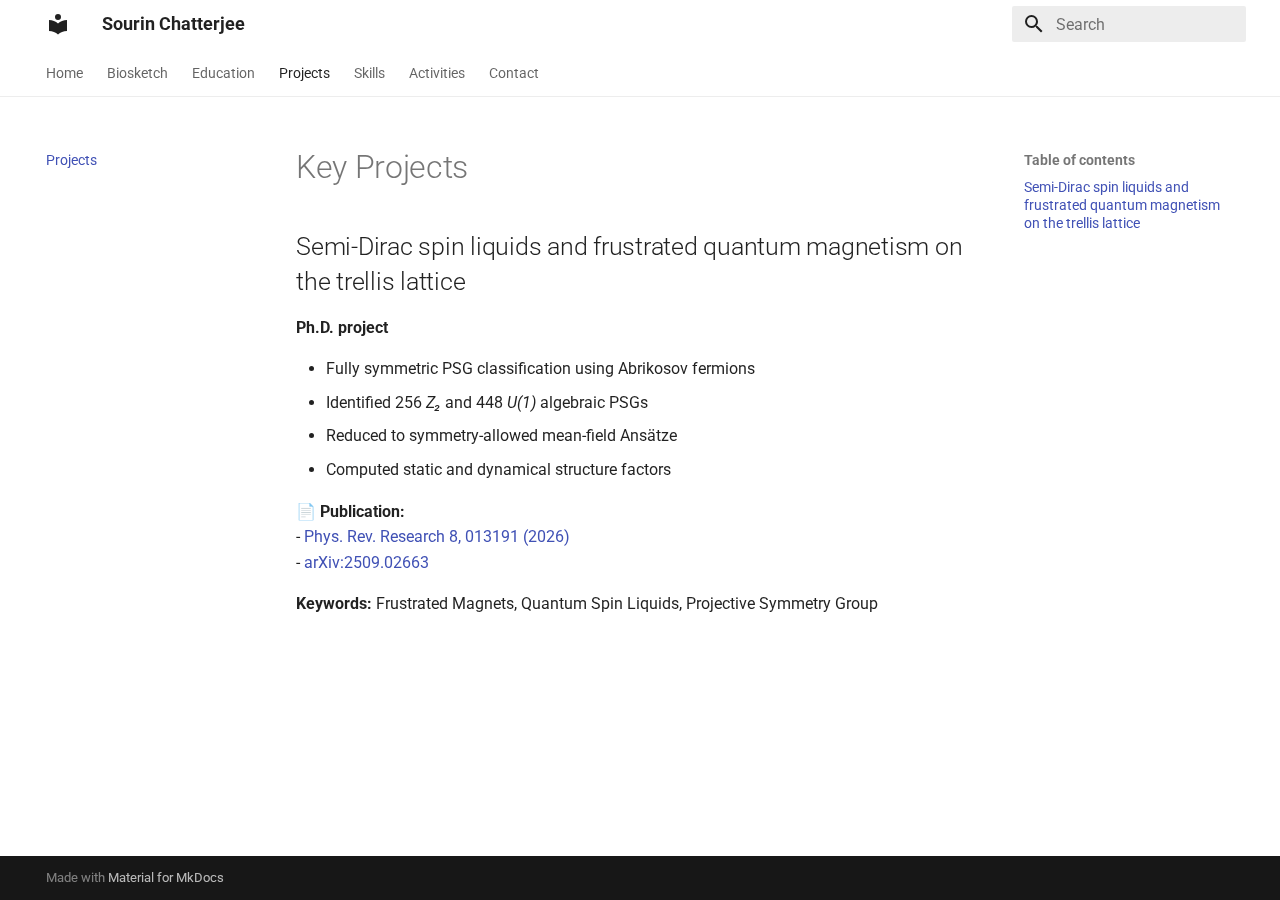
<file: projects/index.html>
<!doctype html>
<html lang="en" class="no-js">
  <head>
    
      <meta charset="utf-8">
      <meta name="viewport" content="width=device-width,initial-scale=1">
      
        <meta name="description" content="Ph.D. (Physics), IIT Madras — Quantum magnetism & computational physics">
      
      
      
        <link rel="canonical" href="https://sourin-chatterjee.github.io/projects/">
      
      
        <link rel="prev" href="../education/">
      
      
        <link rel="next" href="../skills/">
      
      
        
      
      
      <link rel="icon" href="../assets/images/favicon.png">
      <meta name="generator" content="mkdocs-1.6.1, mkdocs-material-9.7.5">
    
    
      
        <title>Projects - Sourin Chatterjee</title>
      
    
    
      <link rel="stylesheet" href="../assets/stylesheets/main.484c7ddc.min.css">
      
        
        <link rel="stylesheet" href="../assets/stylesheets/palette.ab4e12ef.min.css">
      
      


    
    
      
    
    
      
        
        
        <link rel="preconnect" href="https://fonts.gstatic.com" crossorigin>
        <link rel="stylesheet" href="https://fonts.googleapis.com/css?family=Roboto:300,300i,400,400i,700,700i%7CRoboto+Mono:400,400i,700,700i&display=fallback">
        <style>:root{--md-text-font:"Roboto";--md-code-font:"Roboto Mono"}</style>
      
    
    
    <script>__md_scope=new URL("..",location),__md_hash=e=>[...e].reduce(((e,_)=>(e<<5)-e+_.charCodeAt(0)),0),__md_get=(e,_=localStorage,t=__md_scope)=>JSON.parse(_.getItem(t.pathname+"."+e)),__md_set=(e,_,t=localStorage,a=__md_scope)=>{try{t.setItem(a.pathname+"."+e,JSON.stringify(_))}catch(e){}}</script>
    
      

    
    
  </head>
  
  
    
    
    
    
    
    <body dir="ltr" data-md-color-scheme="default" data-md-color-primary="white" data-md-color-accent="blue">
  
    
    <input class="md-toggle" data-md-toggle="drawer" type="checkbox" id="__drawer" autocomplete="off">
    <input class="md-toggle" data-md-toggle="search" type="checkbox" id="__search" autocomplete="off">
    <label class="md-overlay" for="__drawer"></label>
    <div data-md-component="skip">
      
        
        <a href="#key-projects" class="md-skip">
          Skip to content
        </a>
      
    </div>
    <div data-md-component="announce">
      
    </div>
    
    
      

<header class="md-header" data-md-component="header">
  <nav class="md-header__inner md-grid" aria-label="Header">
    <a href=".." title="Sourin Chatterjee" class="md-header__button md-logo" aria-label="Sourin Chatterjee" data-md-component="logo">
      
  
  <svg xmlns="http://www.w3.org/2000/svg" viewBox="0 0 24 24"><path d="M12 8a3 3 0 0 0 3-3 3 3 0 0 0-3-3 3 3 0 0 0-3 3 3 3 0 0 0 3 3m0 3.54C9.64 9.35 6.5 8 3 8v11c3.5 0 6.64 1.35 9 3.54 2.36-2.19 5.5-3.54 9-3.54V8c-3.5 0-6.64 1.35-9 3.54"/></svg>

    </a>
    <label class="md-header__button md-icon" for="__drawer">
      
      <svg xmlns="http://www.w3.org/2000/svg" viewBox="0 0 24 24"><path d="M3 6h18v2H3zm0 5h18v2H3zm0 5h18v2H3z"/></svg>
    </label>
    <div class="md-header__title" data-md-component="header-title">
      <div class="md-header__ellipsis">
        <div class="md-header__topic">
          <span class="md-ellipsis">
            Sourin Chatterjee
          </span>
        </div>
        <div class="md-header__topic" data-md-component="header-topic">
          <span class="md-ellipsis">
            
              Projects
            
          </span>
        </div>
      </div>
    </div>
    
      
    
    
    
    
      
      
        <label class="md-header__button md-icon" for="__search">
          
          <svg xmlns="http://www.w3.org/2000/svg" viewBox="0 0 24 24"><path d="M9.5 3A6.5 6.5 0 0 1 16 9.5c0 1.61-.59 3.09-1.56 4.23l.27.27h.79l5 5-1.5 1.5-5-5v-.79l-.27-.27A6.52 6.52 0 0 1 9.5 16 6.5 6.5 0 0 1 3 9.5 6.5 6.5 0 0 1 9.5 3m0 2C7 5 5 7 5 9.5S7 14 9.5 14 14 12 14 9.5 12 5 9.5 5"/></svg>
        </label>
        <div class="md-search" data-md-component="search" role="dialog">
  <label class="md-search__overlay" for="__search"></label>
  <div class="md-search__inner" role="search">
    <form class="md-search__form" name="search">
      <input type="text" class="md-search__input" name="query" aria-label="Search" placeholder="Search" autocapitalize="off" autocorrect="off" autocomplete="off" spellcheck="false" data-md-component="search-query" required>
      <label class="md-search__icon md-icon" for="__search">
        
        <svg xmlns="http://www.w3.org/2000/svg" viewBox="0 0 24 24"><path d="M9.5 3A6.5 6.5 0 0 1 16 9.5c0 1.61-.59 3.09-1.56 4.23l.27.27h.79l5 5-1.5 1.5-5-5v-.79l-.27-.27A6.52 6.52 0 0 1 9.5 16 6.5 6.5 0 0 1 3 9.5 6.5 6.5 0 0 1 9.5 3m0 2C7 5 5 7 5 9.5S7 14 9.5 14 14 12 14 9.5 12 5 9.5 5"/></svg>
        
        <svg xmlns="http://www.w3.org/2000/svg" viewBox="0 0 24 24"><path d="M20 11v2H8l5.5 5.5-1.42 1.42L4.16 12l7.92-7.92L13.5 5.5 8 11z"/></svg>
      </label>
      <nav class="md-search__options" aria-label="Search">
        
        <button type="reset" class="md-search__icon md-icon" title="Clear" aria-label="Clear" tabindex="-1">
          
          <svg xmlns="http://www.w3.org/2000/svg" viewBox="0 0 24 24"><path d="M19 6.41 17.59 5 12 10.59 6.41 5 5 6.41 10.59 12 5 17.59 6.41 19 12 13.41 17.59 19 19 17.59 13.41 12z"/></svg>
        </button>
      </nav>
      
    </form>
    <div class="md-search__output">
      <div class="md-search__scrollwrap" tabindex="0" data-md-scrollfix>
        <div class="md-search-result" data-md-component="search-result">
          <div class="md-search-result__meta">
            Initializing search
          </div>
          <ol class="md-search-result__list" role="presentation"></ol>
        </div>
      </div>
    </div>
  </div>
</div>
      
    
    
  </nav>
  
</header>
    
    <div class="md-container" data-md-component="container">
      
      
        
          
            
<nav class="md-tabs" aria-label="Tabs" data-md-component="tabs">
  <div class="md-grid">
    <ul class="md-tabs__list">
      
        
  
  
  
  
    <li class="md-tabs__item">
      <a href=".." class="md-tabs__link">
        
  
  
    
  
  Home

      </a>
    </li>
  

      
        
  
  
  
  
    <li class="md-tabs__item">
      <a href="../bio/" class="md-tabs__link">
        
  
  
    
  
  Biosketch

      </a>
    </li>
  

      
        
  
  
  
  
    <li class="md-tabs__item">
      <a href="../education/" class="md-tabs__link">
        
  
  
    
  
  Education

      </a>
    </li>
  

      
        
  
  
  
    
  
  
    <li class="md-tabs__item md-tabs__item--active">
      <a href="./" class="md-tabs__link">
        
  
  
    
  
  Projects

      </a>
    </li>
  

      
        
  
  
  
  
    <li class="md-tabs__item">
      <a href="../skills/" class="md-tabs__link">
        
  
  
    
  
  Skills

      </a>
    </li>
  

      
        
  
  
  
  
    <li class="md-tabs__item">
      <a href="../activities/" class="md-tabs__link">
        
  
  
    
  
  Activities

      </a>
    </li>
  

      
        
  
  
  
  
    <li class="md-tabs__item">
      <a href="../contact/" class="md-tabs__link">
        
  
  
    
  
  Contact

      </a>
    </li>
  

      
    </ul>
  </div>
</nav>
          
        
      
      <main class="md-main" data-md-component="main">
        <div class="md-main__inner md-grid">
          
            
              
              <div class="md-sidebar md-sidebar--primary" data-md-component="sidebar" data-md-type="navigation" >
                <div class="md-sidebar__scrollwrap">
                  <div class="md-sidebar__inner">
                    


  


<nav class="md-nav md-nav--primary md-nav--lifted" aria-label="Navigation" data-md-level="0">
  <label class="md-nav__title" for="__drawer">
    <a href=".." title="Sourin Chatterjee" class="md-nav__button md-logo" aria-label="Sourin Chatterjee" data-md-component="logo">
      
  
  <svg xmlns="http://www.w3.org/2000/svg" viewBox="0 0 24 24"><path d="M12 8a3 3 0 0 0 3-3 3 3 0 0 0-3-3 3 3 0 0 0-3 3 3 3 0 0 0 3 3m0 3.54C9.64 9.35 6.5 8 3 8v11c3.5 0 6.64 1.35 9 3.54 2.36-2.19 5.5-3.54 9-3.54V8c-3.5 0-6.64 1.35-9 3.54"/></svg>

    </a>
    Sourin Chatterjee
  </label>
  
  <ul class="md-nav__list" data-md-scrollfix>
    
      
      
  
  
  
  
    <li class="md-nav__item">
      <a href=".." class="md-nav__link">
        
  
  
  <span class="md-ellipsis">
    
  
    Home
  

    
  </span>
  
  

      </a>
    </li>
  

    
      
      
  
  
  
  
    <li class="md-nav__item">
      <a href="../bio/" class="md-nav__link">
        
  
  
  <span class="md-ellipsis">
    
  
    Biosketch
  

    
  </span>
  
  

      </a>
    </li>
  

    
      
      
  
  
  
  
    <li class="md-nav__item">
      <a href="../education/" class="md-nav__link">
        
  
  
  <span class="md-ellipsis">
    
  
    Education
  

    
  </span>
  
  

      </a>
    </li>
  

    
      
      
  
  
    
  
  
  
    <li class="md-nav__item md-nav__item--active">
      
      <input class="md-nav__toggle md-toggle" type="checkbox" id="__toc">
      
      
        
      
      
        <label class="md-nav__link md-nav__link--active" for="__toc">
          
  
  
  <span class="md-ellipsis">
    
  
    Projects
  

    
  </span>
  
  

          <span class="md-nav__icon md-icon"></span>
        </label>
      
      <a href="./" class="md-nav__link md-nav__link--active">
        
  
  
  <span class="md-ellipsis">
    
  
    Projects
  

    
  </span>
  
  

      </a>
      
        

<nav class="md-nav md-nav--secondary" aria-label="Table of contents">
  
  
  
    
  
  
    <label class="md-nav__title" for="__toc">
      <span class="md-nav__icon md-icon"></span>
      Table of contents
    </label>
    <ul class="md-nav__list" data-md-component="toc" data-md-scrollfix>
      
        <li class="md-nav__item">
  <a href="#semi-dirac-spin-liquids-and-frustrated-quantum-magnetism-on-the-trellis-lattice" class="md-nav__link">
    <span class="md-ellipsis">
      
        Semi-Dirac spin liquids and frustrated quantum magnetism on the trellis lattice
      
    </span>
  </a>
  
</li>
      
    </ul>
  
</nav>
      
    </li>
  

    
      
      
  
  
  
  
    <li class="md-nav__item">
      <a href="../skills/" class="md-nav__link">
        
  
  
  <span class="md-ellipsis">
    
  
    Skills
  

    
  </span>
  
  

      </a>
    </li>
  

    
      
      
  
  
  
  
    <li class="md-nav__item">
      <a href="../activities/" class="md-nav__link">
        
  
  
  <span class="md-ellipsis">
    
  
    Activities
  

    
  </span>
  
  

      </a>
    </li>
  

    
      
      
  
  
  
  
    <li class="md-nav__item">
      <a href="../contact/" class="md-nav__link">
        
  
  
  <span class="md-ellipsis">
    
  
    Contact
  

    
  </span>
  
  

      </a>
    </li>
  

    
  </ul>
</nav>
                  </div>
                </div>
              </div>
            
            
              
              <div class="md-sidebar md-sidebar--secondary" data-md-component="sidebar" data-md-type="toc" >
                <div class="md-sidebar__scrollwrap">
                  <div class="md-sidebar__inner">
                    

<nav class="md-nav md-nav--secondary" aria-label="Table of contents">
  
  
  
    
  
  
    <label class="md-nav__title" for="__toc">
      <span class="md-nav__icon md-icon"></span>
      Table of contents
    </label>
    <ul class="md-nav__list" data-md-component="toc" data-md-scrollfix>
      
        <li class="md-nav__item">
  <a href="#semi-dirac-spin-liquids-and-frustrated-quantum-magnetism-on-the-trellis-lattice" class="md-nav__link">
    <span class="md-ellipsis">
      
        Semi-Dirac spin liquids and frustrated quantum magnetism on the trellis lattice
      
    </span>
  </a>
  
</li>
      
    </ul>
  
</nav>
                  </div>
                </div>
              </div>
            
          
          
            <div class="md-content" data-md-component="content">
              
              <article class="md-content__inner md-typeset">
                
                  



<h1 id="key-projects">Key Projects</h1>
<h2 id="semi-dirac-spin-liquids-and-frustrated-quantum-magnetism-on-the-trellis-lattice">Semi-Dirac spin liquids and frustrated quantum magnetism on the trellis lattice</h2>
<p><strong>Ph.D. project</strong></p>
<ul>
<li>Fully symmetric PSG classification using Abrikosov fermions  </li>
<li>Identified 256 <em>Z₂</em> and 448 <em>U(1)</em> algebraic PSGs  </li>
<li>Reduced to symmetry-allowed mean-field Ansätze  </li>
<li>Computed static and dynamical structure factors  </li>
</ul>
<p>📄 <strong>Publication:</strong><br />
- <a href="https://doi.org/10.1103/xmtj-4kj9">Phys. Rev. Research 8, 013191 (2026)</a><br />
- <a href="https://arxiv.org/abs/2509.02663">arXiv:2509.02663</a></p>
<p><strong>Keywords:</strong> Frustrated Magnets, Quantum Spin Liquids, Projective Symmetry Group</p>












                
              </article>
            </div>
          
          
<script>var target=document.getElementById(location.hash.slice(1));target&&target.name&&(target.checked=target.name.startsWith("__tabbed_"))</script>
        </div>
        
          <button type="button" class="md-top md-icon" data-md-component="top" hidden>
  
  <svg xmlns="http://www.w3.org/2000/svg" viewBox="0 0 24 24"><path d="M13 20h-2V8l-5.5 5.5-1.42-1.42L12 4.16l7.92 7.92-1.42 1.42L13 8z"/></svg>
  Back to top
</button>
        
      </main>
      
        <footer class="md-footer">
  
  <div class="md-footer-meta md-typeset">
    <div class="md-footer-meta__inner md-grid">
      <div class="md-copyright">
  
  
    Made with
    <a href="https://squidfunk.github.io/mkdocs-material/" target="_blank" rel="noopener">
      Material for MkDocs
    </a>
  
</div>
      
    </div>
  </div>
</footer>
      
    </div>
    <div class="md-dialog" data-md-component="dialog">
      <div class="md-dialog__inner md-typeset"></div>
    </div>
    
    
    
      
      
      <script id="__config" type="application/json">{"annotate": null, "base": "..", "features": ["navigation.tabs", "navigation.sections", "navigation.top", "content.code.copy"], "search": "../assets/javascripts/workers/search.2c215733.min.js", "tags": null, "translations": {"clipboard.copied": "Copied to clipboard", "clipboard.copy": "Copy to clipboard", "search.result.more.one": "1 more on this page", "search.result.more.other": "# more on this page", "search.result.none": "No matching documents", "search.result.one": "1 matching document", "search.result.other": "# matching documents", "search.result.placeholder": "Type to start searching", "search.result.term.missing": "Missing", "select.version": "Select version"}, "version": null}</script>
    
    
      <script src="../assets/javascripts/bundle.79ae519e.min.js"></script>
      
    
  </body>
</html>
</file>
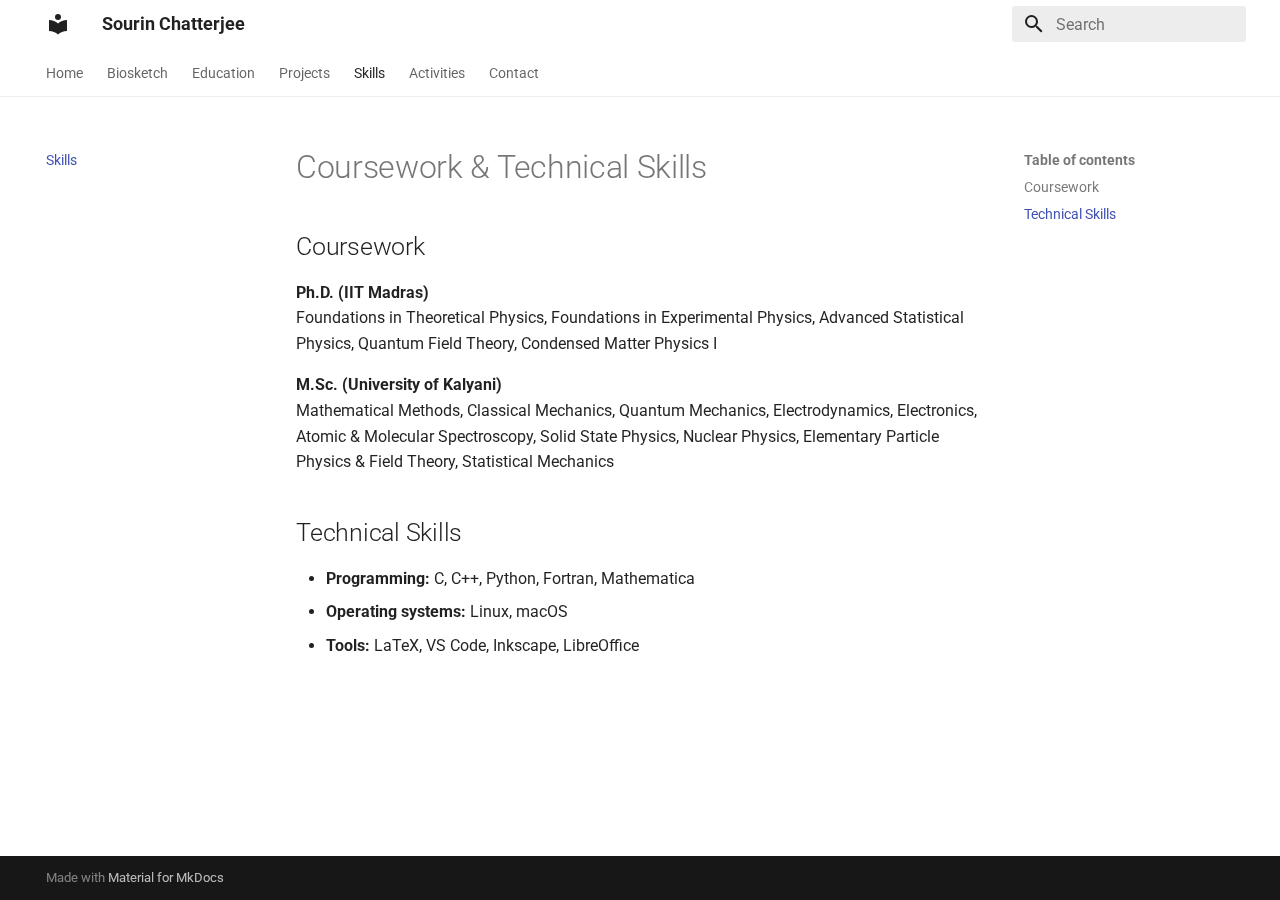
<file: skills/index.html>
<!doctype html>
<html lang="en" class="no-js">
  <head>
    
      <meta charset="utf-8">
      <meta name="viewport" content="width=device-width,initial-scale=1">
      
        <meta name="description" content="Ph.D. (Physics), IIT Madras — Quantum magnetism & computational physics">
      
      
      
        <link rel="canonical" href="https://sourin-chatterjee.github.io/skills/">
      
      
        <link rel="prev" href="../projects/">
      
      
        <link rel="next" href="../activities/">
      
      
        
      
      
      <link rel="icon" href="../assets/images/favicon.png">
      <meta name="generator" content="mkdocs-1.6.1, mkdocs-material-9.7.5">
    
    
      
        <title>Skills - Sourin Chatterjee</title>
      
    
    
      <link rel="stylesheet" href="../assets/stylesheets/main.484c7ddc.min.css">
      
        
        <link rel="stylesheet" href="../assets/stylesheets/palette.ab4e12ef.min.css">
      
      


    
    
      
    
    
      
        
        
        <link rel="preconnect" href="https://fonts.gstatic.com" crossorigin>
        <link rel="stylesheet" href="https://fonts.googleapis.com/css?family=Roboto:300,300i,400,400i,700,700i%7CRoboto+Mono:400,400i,700,700i&display=fallback">
        <style>:root{--md-text-font:"Roboto";--md-code-font:"Roboto Mono"}</style>
      
    
    
    <script>__md_scope=new URL("..",location),__md_hash=e=>[...e].reduce(((e,_)=>(e<<5)-e+_.charCodeAt(0)),0),__md_get=(e,_=localStorage,t=__md_scope)=>JSON.parse(_.getItem(t.pathname+"."+e)),__md_set=(e,_,t=localStorage,a=__md_scope)=>{try{t.setItem(a.pathname+"."+e,JSON.stringify(_))}catch(e){}}</script>
    
      

    
    
  </head>
  
  
    
    
    
    
    
    <body dir="ltr" data-md-color-scheme="default" data-md-color-primary="white" data-md-color-accent="blue">
  
    
    <input class="md-toggle" data-md-toggle="drawer" type="checkbox" id="__drawer" autocomplete="off">
    <input class="md-toggle" data-md-toggle="search" type="checkbox" id="__search" autocomplete="off">
    <label class="md-overlay" for="__drawer"></label>
    <div data-md-component="skip">
      
        
        <a href="#coursework-technical-skills" class="md-skip">
          Skip to content
        </a>
      
    </div>
    <div data-md-component="announce">
      
    </div>
    
    
      

<header class="md-header" data-md-component="header">
  <nav class="md-header__inner md-grid" aria-label="Header">
    <a href=".." title="Sourin Chatterjee" class="md-header__button md-logo" aria-label="Sourin Chatterjee" data-md-component="logo">
      
  
  <svg xmlns="http://www.w3.org/2000/svg" viewBox="0 0 24 24"><path d="M12 8a3 3 0 0 0 3-3 3 3 0 0 0-3-3 3 3 0 0 0-3 3 3 3 0 0 0 3 3m0 3.54C9.64 9.35 6.5 8 3 8v11c3.5 0 6.64 1.35 9 3.54 2.36-2.19 5.5-3.54 9-3.54V8c-3.5 0-6.64 1.35-9 3.54"/></svg>

    </a>
    <label class="md-header__button md-icon" for="__drawer">
      
      <svg xmlns="http://www.w3.org/2000/svg" viewBox="0 0 24 24"><path d="M3 6h18v2H3zm0 5h18v2H3zm0 5h18v2H3z"/></svg>
    </label>
    <div class="md-header__title" data-md-component="header-title">
      <div class="md-header__ellipsis">
        <div class="md-header__topic">
          <span class="md-ellipsis">
            Sourin Chatterjee
          </span>
        </div>
        <div class="md-header__topic" data-md-component="header-topic">
          <span class="md-ellipsis">
            
              Skills
            
          </span>
        </div>
      </div>
    </div>
    
      
    
    
    
    
      
      
        <label class="md-header__button md-icon" for="__search">
          
          <svg xmlns="http://www.w3.org/2000/svg" viewBox="0 0 24 24"><path d="M9.5 3A6.5 6.5 0 0 1 16 9.5c0 1.61-.59 3.09-1.56 4.23l.27.27h.79l5 5-1.5 1.5-5-5v-.79l-.27-.27A6.52 6.52 0 0 1 9.5 16 6.5 6.5 0 0 1 3 9.5 6.5 6.5 0 0 1 9.5 3m0 2C7 5 5 7 5 9.5S7 14 9.5 14 14 12 14 9.5 12 5 9.5 5"/></svg>
        </label>
        <div class="md-search" data-md-component="search" role="dialog">
  <label class="md-search__overlay" for="__search"></label>
  <div class="md-search__inner" role="search">
    <form class="md-search__form" name="search">
      <input type="text" class="md-search__input" name="query" aria-label="Search" placeholder="Search" autocapitalize="off" autocorrect="off" autocomplete="off" spellcheck="false" data-md-component="search-query" required>
      <label class="md-search__icon md-icon" for="__search">
        
        <svg xmlns="http://www.w3.org/2000/svg" viewBox="0 0 24 24"><path d="M9.5 3A6.5 6.5 0 0 1 16 9.5c0 1.61-.59 3.09-1.56 4.23l.27.27h.79l5 5-1.5 1.5-5-5v-.79l-.27-.27A6.52 6.52 0 0 1 9.5 16 6.5 6.5 0 0 1 3 9.5 6.5 6.5 0 0 1 9.5 3m0 2C7 5 5 7 5 9.5S7 14 9.5 14 14 12 14 9.5 12 5 9.5 5"/></svg>
        
        <svg xmlns="http://www.w3.org/2000/svg" viewBox="0 0 24 24"><path d="M20 11v2H8l5.5 5.5-1.42 1.42L4.16 12l7.92-7.92L13.5 5.5 8 11z"/></svg>
      </label>
      <nav class="md-search__options" aria-label="Search">
        
        <button type="reset" class="md-search__icon md-icon" title="Clear" aria-label="Clear" tabindex="-1">
          
          <svg xmlns="http://www.w3.org/2000/svg" viewBox="0 0 24 24"><path d="M19 6.41 17.59 5 12 10.59 6.41 5 5 6.41 10.59 12 5 17.59 6.41 19 12 13.41 17.59 19 19 17.59 13.41 12z"/></svg>
        </button>
      </nav>
      
    </form>
    <div class="md-search__output">
      <div class="md-search__scrollwrap" tabindex="0" data-md-scrollfix>
        <div class="md-search-result" data-md-component="search-result">
          <div class="md-search-result__meta">
            Initializing search
          </div>
          <ol class="md-search-result__list" role="presentation"></ol>
        </div>
      </div>
    </div>
  </div>
</div>
      
    
    
  </nav>
  
</header>
    
    <div class="md-container" data-md-component="container">
      
      
        
          
            
<nav class="md-tabs" aria-label="Tabs" data-md-component="tabs">
  <div class="md-grid">
    <ul class="md-tabs__list">
      
        
  
  
  
  
    <li class="md-tabs__item">
      <a href=".." class="md-tabs__link">
        
  
  
    
  
  Home

      </a>
    </li>
  

      
        
  
  
  
  
    <li class="md-tabs__item">
      <a href="../bio/" class="md-tabs__link">
        
  
  
    
  
  Biosketch

      </a>
    </li>
  

      
        
  
  
  
  
    <li class="md-tabs__item">
      <a href="../education/" class="md-tabs__link">
        
  
  
    
  
  Education

      </a>
    </li>
  

      
        
  
  
  
  
    <li class="md-tabs__item">
      <a href="../projects/" class="md-tabs__link">
        
  
  
    
  
  Projects

      </a>
    </li>
  

      
        
  
  
  
    
  
  
    <li class="md-tabs__item md-tabs__item--active">
      <a href="./" class="md-tabs__link">
        
  
  
    
  
  Skills

      </a>
    </li>
  

      
        
  
  
  
  
    <li class="md-tabs__item">
      <a href="../activities/" class="md-tabs__link">
        
  
  
    
  
  Activities

      </a>
    </li>
  

      
        
  
  
  
  
    <li class="md-tabs__item">
      <a href="../contact/" class="md-tabs__link">
        
  
  
    
  
  Contact

      </a>
    </li>
  

      
    </ul>
  </div>
</nav>
          
        
      
      <main class="md-main" data-md-component="main">
        <div class="md-main__inner md-grid">
          
            
              
              <div class="md-sidebar md-sidebar--primary" data-md-component="sidebar" data-md-type="navigation" >
                <div class="md-sidebar__scrollwrap">
                  <div class="md-sidebar__inner">
                    


  


<nav class="md-nav md-nav--primary md-nav--lifted" aria-label="Navigation" data-md-level="0">
  <label class="md-nav__title" for="__drawer">
    <a href=".." title="Sourin Chatterjee" class="md-nav__button md-logo" aria-label="Sourin Chatterjee" data-md-component="logo">
      
  
  <svg xmlns="http://www.w3.org/2000/svg" viewBox="0 0 24 24"><path d="M12 8a3 3 0 0 0 3-3 3 3 0 0 0-3-3 3 3 0 0 0-3 3 3 3 0 0 0 3 3m0 3.54C9.64 9.35 6.5 8 3 8v11c3.5 0 6.64 1.35 9 3.54 2.36-2.19 5.5-3.54 9-3.54V8c-3.5 0-6.64 1.35-9 3.54"/></svg>

    </a>
    Sourin Chatterjee
  </label>
  
  <ul class="md-nav__list" data-md-scrollfix>
    
      
      
  
  
  
  
    <li class="md-nav__item">
      <a href=".." class="md-nav__link">
        
  
  
  <span class="md-ellipsis">
    
  
    Home
  

    
  </span>
  
  

      </a>
    </li>
  

    
      
      
  
  
  
  
    <li class="md-nav__item">
      <a href="../bio/" class="md-nav__link">
        
  
  
  <span class="md-ellipsis">
    
  
    Biosketch
  

    
  </span>
  
  

      </a>
    </li>
  

    
      
      
  
  
  
  
    <li class="md-nav__item">
      <a href="../education/" class="md-nav__link">
        
  
  
  <span class="md-ellipsis">
    
  
    Education
  

    
  </span>
  
  

      </a>
    </li>
  

    
      
      
  
  
  
  
    <li class="md-nav__item">
      <a href="../projects/" class="md-nav__link">
        
  
  
  <span class="md-ellipsis">
    
  
    Projects
  

    
  </span>
  
  

      </a>
    </li>
  

    
      
      
  
  
    
  
  
  
    <li class="md-nav__item md-nav__item--active">
      
      <input class="md-nav__toggle md-toggle" type="checkbox" id="__toc">
      
      
        
      
      
        <label class="md-nav__link md-nav__link--active" for="__toc">
          
  
  
  <span class="md-ellipsis">
    
  
    Skills
  

    
  </span>
  
  

          <span class="md-nav__icon md-icon"></span>
        </label>
      
      <a href="./" class="md-nav__link md-nav__link--active">
        
  
  
  <span class="md-ellipsis">
    
  
    Skills
  

    
  </span>
  
  

      </a>
      
        

<nav class="md-nav md-nav--secondary" aria-label="Table of contents">
  
  
  
    
  
  
    <label class="md-nav__title" for="__toc">
      <span class="md-nav__icon md-icon"></span>
      Table of contents
    </label>
    <ul class="md-nav__list" data-md-component="toc" data-md-scrollfix>
      
        <li class="md-nav__item">
  <a href="#coursework" class="md-nav__link">
    <span class="md-ellipsis">
      
        Coursework
      
    </span>
  </a>
  
</li>
      
        <li class="md-nav__item">
  <a href="#technical-skills" class="md-nav__link">
    <span class="md-ellipsis">
      
        Technical Skills
      
    </span>
  </a>
  
</li>
      
    </ul>
  
</nav>
      
    </li>
  

    
      
      
  
  
  
  
    <li class="md-nav__item">
      <a href="../activities/" class="md-nav__link">
        
  
  
  <span class="md-ellipsis">
    
  
    Activities
  

    
  </span>
  
  

      </a>
    </li>
  

    
      
      
  
  
  
  
    <li class="md-nav__item">
      <a href="../contact/" class="md-nav__link">
        
  
  
  <span class="md-ellipsis">
    
  
    Contact
  

    
  </span>
  
  

      </a>
    </li>
  

    
  </ul>
</nav>
                  </div>
                </div>
              </div>
            
            
              
              <div class="md-sidebar md-sidebar--secondary" data-md-component="sidebar" data-md-type="toc" >
                <div class="md-sidebar__scrollwrap">
                  <div class="md-sidebar__inner">
                    

<nav class="md-nav md-nav--secondary" aria-label="Table of contents">
  
  
  
    
  
  
    <label class="md-nav__title" for="__toc">
      <span class="md-nav__icon md-icon"></span>
      Table of contents
    </label>
    <ul class="md-nav__list" data-md-component="toc" data-md-scrollfix>
      
        <li class="md-nav__item">
  <a href="#coursework" class="md-nav__link">
    <span class="md-ellipsis">
      
        Coursework
      
    </span>
  </a>
  
</li>
      
        <li class="md-nav__item">
  <a href="#technical-skills" class="md-nav__link">
    <span class="md-ellipsis">
      
        Technical Skills
      
    </span>
  </a>
  
</li>
      
    </ul>
  
</nav>
                  </div>
                </div>
              </div>
            
          
          
            <div class="md-content" data-md-component="content">
              
              <article class="md-content__inner md-typeset">
                
                  



<h1 id="coursework-technical-skills">Coursework &amp; Technical Skills</h1>
<h2 id="coursework">Coursework</h2>
<p><strong>Ph.D. (IIT Madras)</strong><br />
Foundations in Theoretical Physics, Foundations in Experimental Physics, Advanced Statistical Physics, Quantum Field Theory, Condensed Matter Physics I</p>
<p><strong>M.Sc. (University of Kalyani)</strong><br />
Mathematical Methods, Classical Mechanics, Quantum Mechanics, Electrodynamics, Electronics, Atomic &amp; Molecular Spectroscopy, Solid State Physics, Nuclear Physics, Elementary Particle Physics &amp; Field Theory, Statistical Mechanics</p>
<h2 id="technical-skills">Technical Skills</h2>
<ul>
<li><strong>Programming:</strong> C, C++, Python, Fortran, Mathematica</li>
<li><strong>Operating systems:</strong> Linux, macOS</li>
<li><strong>Tools:</strong> LaTeX, VS Code, Inkscape, LibreOffice</li>
</ul>












                
              </article>
            </div>
          
          
<script>var target=document.getElementById(location.hash.slice(1));target&&target.name&&(target.checked=target.name.startsWith("__tabbed_"))</script>
        </div>
        
          <button type="button" class="md-top md-icon" data-md-component="top" hidden>
  
  <svg xmlns="http://www.w3.org/2000/svg" viewBox="0 0 24 24"><path d="M13 20h-2V8l-5.5 5.5-1.42-1.42L12 4.16l7.92 7.92-1.42 1.42L13 8z"/></svg>
  Back to top
</button>
        
      </main>
      
        <footer class="md-footer">
  
  <div class="md-footer-meta md-typeset">
    <div class="md-footer-meta__inner md-grid">
      <div class="md-copyright">
  
  
    Made with
    <a href="https://squidfunk.github.io/mkdocs-material/" target="_blank" rel="noopener">
      Material for MkDocs
    </a>
  
</div>
      
    </div>
  </div>
</footer>
      
    </div>
    <div class="md-dialog" data-md-component="dialog">
      <div class="md-dialog__inner md-typeset"></div>
    </div>
    
    
    
      
      
      <script id="__config" type="application/json">{"annotate": null, "base": "..", "features": ["navigation.tabs", "navigation.sections", "navigation.top", "content.code.copy"], "search": "../assets/javascripts/workers/search.2c215733.min.js", "tags": null, "translations": {"clipboard.copied": "Copied to clipboard", "clipboard.copy": "Copy to clipboard", "search.result.more.one": "1 more on this page", "search.result.more.other": "# more on this page", "search.result.none": "No matching documents", "search.result.one": "1 matching document", "search.result.other": "# matching documents", "search.result.placeholder": "Type to start searching", "search.result.term.missing": "Missing", "select.version": "Select version"}, "version": null}</script>
    
    
      <script src="../assets/javascripts/bundle.79ae519e.min.js"></script>
      
    
  </body>
</html>
</file>
<file: assets/stylesheets/main.484c7ddc.min.css>
@charset "UTF-8";html{-webkit-text-size-adjust:none;-moz-text-size-adjust:none;text-size-adjust:none;box-sizing:border-box}*,:after,:before{box-sizing:inherit}@media (prefers-reduced-motion){*,:after,:before{transition:none!important}}body{margin:0}a,button,input,label{-webkit-tap-highlight-color:transparent}a{color:inherit;text-decoration:none}hr{border:0;box-sizing:initial;display:block;height:.05rem;overflow:visible;padding:0}small{font-size:80%}sub,sup{line-height:1em}img{border-style:none}table{border-collapse:initial;border-spacing:0}td,th{font-weight:400;vertical-align:top}button{background:#0000;border:0;font-family:inherit;font-size:inherit;margin:0;padding:0}input{border:0;outline:none}:root{--md-primary-fg-color:#4051b5;--md-primary-fg-color--light:#5d6cc0;--md-primary-fg-color--dark:#303fa1;--md-primary-bg-color:#fff;--md-primary-bg-color--light:#ffffffb3;--md-accent-fg-color:#526cfe;--md-accent-fg-color--transparent:#526cfe1a;--md-accent-bg-color:#fff;--md-accent-bg-color--light:#ffffffb3}[data-md-color-scheme=default]{color-scheme:light}[data-md-color-scheme=default] img[src$="#gh-dark-mode-only"],[data-md-color-scheme=default] img[src$="#only-dark"]{display:none}:root,[data-md-color-scheme=default]{--md-hue:225deg;--md-default-fg-color:#000000de;--md-default-fg-color--light:#0000008a;--md-default-fg-color--lighter:#00000052;--md-default-fg-color--lightest:#00000012;--md-default-bg-color:#fff;--md-default-bg-color--light:#ffffffb3;--md-default-bg-color--lighter:#ffffff4d;--md-default-bg-color--lightest:#ffffff1f;--md-code-fg-color:#36464e;--md-code-bg-color:#f5f5f5;--md-code-bg-color--light:#f5f5f5b3;--md-code-bg-color--lighter:#f5f5f54d;--md-code-hl-color:#4287ff;--md-code-hl-color--light:#4287ff1a;--md-code-hl-number-color:#d52a2a;--md-code-hl-special-color:#db1457;--md-code-hl-function-color:#a846b9;--md-code-hl-constant-color:#6e59d9;--md-code-hl-keyword-color:#3f6ec6;--md-code-hl-string-color:#1c7d4d;--md-code-hl-name-color:var(--md-code-fg-color);--md-code-hl-operator-color:var(--md-default-fg-color--light);--md-code-hl-punctuation-color:var(--md-default-fg-color--light);--md-code-hl-comment-color:var(--md-default-fg-color--light);--md-code-hl-generic-color:var(--md-default-fg-color--light);--md-code-hl-variable-color:var(--md-default-fg-color--light);--md-typeset-color:var(--md-default-fg-color);--md-typeset-a-color:var(--md-primary-fg-color);--md-typeset-del-color:#f5503d26;--md-typeset-ins-color:#0bd57026;--md-typeset-kbd-color:#fafafa;--md-typeset-kbd-accent-color:#fff;--md-typeset-kbd-border-color:#b8b8b8;--md-typeset-mark-color:#ffff0080;--md-typeset-table-color:#0000001f;--md-typeset-table-color--light:rgba(0,0,0,.035);--md-admonition-fg-color:var(--md-default-fg-color);--md-admonition-bg-color:var(--md-default-bg-color);--md-warning-fg-color:#000000de;--md-warning-bg-color:#ff9;--md-footer-fg-color:#fff;--md-footer-fg-color--light:#ffffffb3;--md-footer-fg-color--lighter:#ffffff73;--md-footer-bg-color:#000000de;--md-footer-bg-color--dark:#00000052;--md-shadow-z1:0 0.2rem 0.5rem #0000000d,0 0 0.05rem #0000001a;--md-shadow-z2:0 0.2rem 0.5rem #0000001a,0 0 0.05rem #00000040;--md-shadow-z3:0 0.2rem 0.5rem #0003,0 0 0.05rem #00000059}.md-icon svg{fill:currentcolor;display:block;height:1.2rem;width:1.2rem}body{-webkit-font-smoothing:antialiased;-moz-osx-font-smoothing:grayscale;--md-text-font-family:var(--md-text-font,_),-apple-system,BlinkMacSystemFont,Helvetica,Arial,sans-serif;--md-code-font-family:var(--md-code-font,_),SFMono-Regular,Consolas,Menlo,monospace}aside,body,input{font-feature-settings:"kern","liga";color:var(--md-typeset-color);font-family:var(--md-text-font-family)}code,kbd,pre{font-feature-settings:"kern";font-family:var(--md-code-font-family)}:root{--md-typeset-table-sort-icon:url('data:image/svg+xml;charset=utf-8,<svg xmlns="http://www.w3.org/2000/svg" viewBox="0 0 24 24"><path d="m18 21-4-4h3V7h-3l4-4 4 4h-3v10h3M2 19v-2h10v2M2 13v-2h7v2M2 7V5h4v2z"/></svg>');--md-typeset-table-sort-icon--asc:url('data:image/svg+xml;charset=utf-8,<svg xmlns="http://www.w3.org/2000/svg" viewBox="0 0 24 24"><path d="M19 17h3l-4 4-4-4h3V3h2M2 17h10v2H2M6 5v2H2V5m0 6h7v2H2z"/></svg>');--md-typeset-table-sort-icon--desc:url('data:image/svg+xml;charset=utf-8,<svg xmlns="http://www.w3.org/2000/svg" viewBox="0 0 24 24"><path d="M19 7h3l-4-4-4 4h3v14h2M2 17h10v2H2M6 5v2H2V5m0 6h7v2H2z"/></svg>')}.md-typeset{-webkit-print-color-adjust:exact;color-adjust:exact;font-size:.8rem;line-height:1.6;overflow-wrap:break-word}@media print{.md-typeset{font-size:.68rem}}.md-typeset blockquote,.md-typeset dl,.md-typeset figure,.md-typeset ol,.md-typeset pre,.md-typeset ul{margin-bottom:1em;margin-top:1em}.md-typeset h1{color:var(--md-default-fg-color--light);font-size:2em;line-height:1.3;margin:0 0 1.25em}.md-typeset h1,.md-typeset h2{font-weight:300;letter-spacing:-.01em}.md-typeset h2{font-size:1.5625em;line-height:1.4;margin:1.6em 0 .64em}.md-typeset h3{font-size:1.25em;font-weight:400;letter-spacing:-.01em;line-height:1.5;margin:1.6em 0 .8em}.md-typeset h2+h3{margin-top:.8em}.md-typeset h4{font-weight:700;letter-spacing:-.01em;margin:1em 0}.md-typeset h5,.md-typeset h6{color:var(--md-default-fg-color--light);font-size:.8em;font-weight:700;letter-spacing:-.01em;margin:1.25em 0}.md-typeset h5{text-transform:uppercase}.md-typeset h5 code{text-transform:none}.md-typeset hr{border-bottom:.05rem solid var(--md-default-fg-color--lightest);display:flow-root;margin:1.5em 0}.md-typeset a{color:var(--md-typeset-a-color);word-break:break-word}.md-typeset a,.md-typeset a:before{transition:color 125ms}.md-typeset a:focus,.md-typeset a:hover{color:var(--md-accent-fg-color)}.md-typeset a:focus code,.md-typeset a:hover code{background-color:var(--md-accent-fg-color--transparent);color:var(--md-accent-fg-color)}.md-typeset a code{color:var(--md-typeset-a-color)}.md-typeset a.focus-visible{outline-color:var(--md-accent-fg-color);outline-offset:.2rem}.md-typeset code,.md-typeset kbd,.md-typeset pre{color:var(--md-code-fg-color);direction:ltr;font-variant-ligatures:none;transition:background-color 125ms}@media print{.md-typeset code,.md-typeset kbd,.md-typeset pre{white-space:pre-wrap}}.md-typeset code{background-color:var(--md-code-bg-color);border-radius:.1rem;-webkit-box-decoration-break:clone;box-decoration-break:clone;font-size:.85em;padding:0 .2941176471em;transition:color 125ms,background-color 125ms;word-break:break-word}.md-typeset code:not(.focus-visible){-webkit-tap-highlight-color:transparent;outline:none}.md-typeset pre{display:flow-root;line-height:1.4;position:relative}.md-typeset pre>code{-webkit-box-decoration-break:slice;box-decoration-break:slice;box-shadow:none;display:block;margin:0;outline-color:var(--md-accent-fg-color);overflow:auto;padding:.7720588235em 1.1764705882em;scrollbar-color:var(--md-default-fg-color--lighter) #0000;scrollbar-width:thin;touch-action:auto;word-break:normal}.md-typeset pre>code:hover{scrollbar-color:var(--md-accent-fg-color) #0000}.md-typeset pre>code::-webkit-scrollbar{height:.2rem;width:.2rem}.md-typeset pre>code::-webkit-scrollbar-thumb{background-color:var(--md-default-fg-color--lighter)}.md-typeset pre>code::-webkit-scrollbar-thumb:hover{background-color:var(--md-accent-fg-color)}.md-typeset kbd{background-color:var(--md-typeset-kbd-color);border-radius:.1rem;box-shadow:0 .1rem 0 .05rem var(--md-typeset-kbd-border-color),0 .1rem 0 var(--md-typeset-kbd-border-color),0 -.1rem .2rem var(--md-typeset-kbd-accent-color) inset;color:var(--md-default-fg-color);display:inline-block;font-size:.75em;padding:0 .6666666667em;vertical-align:text-top;word-break:break-word}.md-typeset mark{background-color:var(--md-typeset-mark-color);-webkit-box-decoration-break:clone;box-decoration-break:clone;color:inherit;word-break:break-word}.md-typeset abbr{cursor:help;text-decoration:none}.md-typeset [data-preview],.md-typeset abbr{border-bottom:.05rem dotted var(--md-default-fg-color--light)}.md-typeset small{opacity:.75}[dir=ltr] .md-typeset sub,[dir=ltr] .md-typeset sup{margin-left:.078125em}[dir=rtl] .md-typeset sub,[dir=rtl] .md-typeset sup{margin-right:.078125em}[dir=ltr] .md-typeset blockquote{padding-left:.6rem}[dir=rtl] .md-typeset blockquote{padding-right:.6rem}[dir=ltr] .md-typeset blockquote{border-left:.2rem solid var(--md-default-fg-color--lighter)}[dir=rtl] .md-typeset blockquote{border-right:.2rem solid var(--md-default-fg-color--lighter)}.md-typeset blockquote{color:var(--md-default-fg-color--light);margin-left:0;margin-right:0}.md-typeset ul{list-style-type:disc}.md-typeset ul[type]{list-style-type:revert-layer}[dir=ltr] .md-typeset ol,[dir=ltr] .md-typeset ul{margin-left:.625em}[dir=rtl] .md-typeset ol,[dir=rtl] .md-typeset ul{margin-right:.625em}.md-typeset ol,.md-typeset ul{padding:0}.md-typeset ol:not([hidden]),.md-typeset ul:not([hidden]){display:flow-root}.md-typeset ol ol,.md-typeset ul ol{list-style-type:lower-alpha}.md-typeset ol ol ol,.md-typeset ul ol ol{list-style-type:lower-roman}.md-typeset ol ol ol ol,.md-typeset ul ol ol ol{list-style-type:upper-alpha}.md-typeset ol ol ol ol ol,.md-typeset ul ol ol ol ol{list-style-type:upper-roman}.md-typeset ol[type],.md-typeset ul[type]{list-style-type:revert-layer}[dir=ltr] .md-typeset ol li,[dir=ltr] .md-typeset ul li{margin-left:1.25em}[dir=rtl] .md-typeset ol li,[dir=rtl] .md-typeset ul li{margin-right:1.25em}.md-typeset ol li,.md-typeset ul li{margin-bottom:.5em}.md-typeset ol li blockquote,.md-typeset ol li p,.md-typeset ul li blockquote,.md-typeset ul li p{margin:.5em 0}.md-typeset ol li:last-child,.md-typeset ul li:last-child{margin-bottom:0}[dir=ltr] .md-typeset ol li ol,[dir=ltr] .md-typeset ol li ul,[dir=ltr] .md-typeset ul li ol,[dir=ltr] .md-typeset ul li ul{margin-left:.625em}[dir=rtl] .md-typeset ol li ol,[dir=rtl] .md-typeset ol li ul,[dir=rtl] .md-typeset ul li ol,[dir=rtl] .md-typeset ul li ul{margin-right:.625em}.md-typeset ol li ol,.md-typeset ol li ul,.md-typeset ul li ol,.md-typeset ul li ul{margin-bottom:.5em;margin-top:.5em}[dir=ltr] .md-typeset dd{margin-left:1.875em}[dir=rtl] .md-typeset dd{margin-right:1.875em}.md-typeset dd{margin-bottom:1.5em;margin-top:1em}.md-typeset img,.md-typeset svg,.md-typeset video{height:auto;max-width:100%}.md-typeset img[align=left]{margin:1em 1em 1em 0}.md-typeset img[align=right]{margin:1em 0 1em 1em}.md-typeset img[align]:only-child{margin-top:0}.md-typeset figure{display:flow-root;margin:1em auto;max-width:100%;text-align:center;width:fit-content}.md-typeset figure img{display:block;margin:0 auto}.md-typeset figcaption{font-style:italic;margin:1em auto;max-width:24rem}.md-typeset iframe{max-width:100%}.md-typeset table:not([class]){background-color:var(--md-default-bg-color);border:.05rem solid var(--md-typeset-table-color);border-radius:.1rem;display:inline-block;font-size:.64rem;max-width:100%;overflow:auto;touch-action:auto}@media print{.md-typeset table:not([class]){display:table}}.md-typeset table:not([class])+*{margin-top:1.5em}.md-typeset table:not([class]) td>:first-child,.md-typeset table:not([class]) th>:first-child{margin-top:0}.md-typeset table:not([class]) td>:last-child,.md-typeset table:not([class]) th>:last-child{margin-bottom:0}.md-typeset table:not([class]) td:not([align]),.md-typeset table:not([class]) th:not([align]){text-align:left}[dir=rtl] .md-typeset table:not([class]) td:not([align]),[dir=rtl] .md-typeset table:not([class]) th:not([align]){text-align:right}.md-typeset table:not([class]) th{font-weight:700;min-width:5rem;padding:.9375em 1.25em;vertical-align:top}.md-typeset table:not([class]) td{border-top:.05rem solid var(--md-typeset-table-color);padding:.9375em 1.25em;vertical-align:top}.md-typeset table:not([class]) tbody tr{transition:background-color 125ms}.md-typeset table:not([class]) tbody tr:hover{background-color:var(--md-typeset-table-color--light);box-shadow:0 .05rem 0 var(--md-default-bg-color) inset}.md-typeset table:not([class]) a{word-break:normal}.md-typeset table th[role=columnheader]{cursor:pointer}[dir=ltr] .md-typeset table th[role=columnheader]:after{margin-left:.5em}[dir=rtl] .md-typeset table th[role=columnheader]:after{margin-right:.5em}.md-typeset table th[role=columnheader]:after{content:"";display:inline-block;height:1.2em;-webkit-mask-image:var(--md-typeset-table-sort-icon);mask-image:var(--md-typeset-table-sort-icon);-webkit-mask-repeat:no-repeat;mask-repeat:no-repeat;-webkit-mask-size:contain;mask-size:contain;transition:background-color 125ms;vertical-align:text-bottom;width:1.2em}.md-typeset table th[role=columnheader]:hover:after{background-color:var(--md-default-fg-color--lighter)}.md-typeset table th[role=columnheader][aria-sort=ascending]:after{background-color:var(--md-default-fg-color--light);-webkit-mask-image:var(--md-typeset-table-sort-icon--asc);mask-image:var(--md-typeset-table-sort-icon--asc)}.md-typeset table th[role=columnheader][aria-sort=descending]:after{background-color:var(--md-default-fg-color--light);-webkit-mask-image:var(--md-typeset-table-sort-icon--desc);mask-image:var(--md-typeset-table-sort-icon--desc)}.md-typeset__scrollwrap{margin:1em -.8rem;overflow-x:auto;touch-action:auto}.md-typeset__table{display:inline-block;margin-bottom:.5em;padding:0 .8rem}@media print{.md-typeset__table{display:block}}html .md-typeset__table table{display:table;margin:0;overflow:hidden;width:100%}@media screen and (max-width:44.984375em){.md-content__inner>pre{margin:1em -.8rem}.md-content__inner>pre code{border-radius:0}}.md-typeset .md-author{border-radius:100%;display:block;flex-shrink:0;height:1.6rem;overflow:hidden;position:relative;transition:color 125ms,transform 125ms;width:1.6rem}.md-typeset .md-author img{display:block}.md-typeset .md-author--more{background:var(--md-default-fg-color--lightest);color:var(--md-default-fg-color--lighter);font-size:.6rem;font-weight:700;line-height:1.6rem;text-align:center}.md-typeset .md-author--long{height:2.4rem;width:2.4rem}.md-typeset a.md-author{transform:scale(1)}.md-typeset a.md-author img{border-radius:100%;filter:grayscale(100%) opacity(75%);transition:filter 125ms}.md-typeset a.md-author:focus,.md-typeset a.md-author:hover{transform:scale(1.1);z-index:1}.md-typeset a.md-author:focus img,.md-typeset a.md-author:hover img{filter:grayscale(0)}.md-banner{background-color:var(--md-footer-bg-color);color:var(--md-footer-fg-color);overflow:auto}@media print{.md-banner{display:none}}.md-banner--warning{background-color:var(--md-warning-bg-color);color:var(--md-warning-fg-color)}.md-banner__inner{font-size:.7rem;margin:.6rem auto;padding:0 .8rem}[dir=ltr] .md-banner__button{float:right}[dir=rtl] .md-banner__button{float:left}.md-banner__button{color:inherit;cursor:pointer;transition:opacity .25s}.no-js .md-banner__button{display:none}.md-banner__button:hover{opacity:.7}html{font-size:125%;height:100%;overflow-x:hidden}@media screen and (min-width:100em){html{font-size:137.5%}}@media screen and (min-width:125em){html{font-size:150%}}body{background-color:var(--md-default-bg-color);display:flex;flex-direction:column;font-size:.5rem;min-height:100%;position:relative;width:100%}@media print{body{display:block}}@media screen and (max-width:59.984375em){body[data-md-scrolllock]{position:fixed}}.md-grid{margin-left:auto;margin-right:auto;max-width:61rem}.md-container{display:flex;flex-direction:column;flex-grow:1}@media print{.md-container{display:block}}.md-main{flex-grow:1}.md-main__inner{display:flex;height:100%;margin-top:1.5rem}.md-ellipsis{overflow:hidden;text-overflow:ellipsis}.md-toggle{display:none}.md-option{height:0;opacity:0;position:absolute;width:0}.md-option:checked+label:not([hidden]){display:block}.md-option.focus-visible+label{outline-color:var(--md-accent-fg-color);outline-style:auto}.md-skip{background-color:var(--md-default-fg-color);border-radius:.1rem;color:var(--md-default-bg-color);font-size:.64rem;margin:.5rem;opacity:0;outline-color:var(--md-accent-fg-color);padding:.3rem .5rem;position:fixed;transform:translateY(.4rem);z-index:-1}.md-skip:focus{opacity:1;transform:translateY(0);transition:transform .25s cubic-bezier(.4,0,.2,1),opacity 175ms 75ms;z-index:10}@page{margin:25mm}:root{--md-clipboard-icon:url('data:image/svg+xml;charset=utf-8,<svg xmlns="http://www.w3.org/2000/svg" viewBox="0 0 24 24"><path d="M19 21H8V7h11m0-2H8a2 2 0 0 0-2 2v14a2 2 0 0 0 2 2h11a2 2 0 0 0 2-2V7a2 2 0 0 0-2-2m-3-4H4a2 2 0 0 0-2 2v14h2V3h12z"/></svg>')}.md-clipboard{border-radius:.1rem;color:var(--md-default-fg-color--lightest);cursor:pointer;height:1.5em;outline-color:var(--md-accent-fg-color);outline-offset:.1rem;transition:color .25s;width:1.5em;z-index:1}@media print{.md-clipboard{display:none}}.md-clipboard:not(.focus-visible){-webkit-tap-highlight-color:transparent;outline:none}:hover>.md-clipboard{color:var(--md-default-fg-color--light)}.md-clipboard:focus,.md-clipboard:hover{color:var(--md-accent-fg-color)}.md-clipboard:after{background-color:currentcolor;content:"";display:block;height:1.125em;margin:0 auto;-webkit-mask-image:var(--md-clipboard-icon);mask-image:var(--md-clipboard-icon);-webkit-mask-position:center;mask-position:center;-webkit-mask-repeat:no-repeat;mask-repeat:no-repeat;-webkit-mask-size:contain;mask-size:contain;width:1.125em}.md-clipboard--inline{cursor:pointer}.md-clipboard--inline code{transition:color .25s,background-color .25s}.md-clipboard--inline:focus code,.md-clipboard--inline:hover code{background-color:var(--md-accent-fg-color--transparent);color:var(--md-accent-fg-color)}:root{--md-code-select-icon:url('data:image/svg+xml;charset=utf-8,<svg xmlns="http://www.w3.org/2000/svg" viewBox="0 0 24 24"><path d="M19 19h-4v2h4c1.1 0 2-.9 2-2v-4h-2m0-12h-4v2h4v4h2V5c0-1.1-.9-2-2-2M5 5h4V3H5c-1.1 0-2 .9-2 2v4h2m0 6H3v4c0 1.1.9 2 2 2h4v-2H5zm2-4h2v2H7zm4 0h2v2h-2zm4 0h2v2h-2zM7 7h2v2H7zm4 0h2v2h-2zm4 0h2v2h-2zm-8 8h2v2H7zm4 0h2v2h-2zm4 0h2v2h-2z"/></svg>');--md-code-copy-icon:url('data:image/svg+xml;charset=utf-8,<svg xmlns="http://www.w3.org/2000/svg" viewBox="0 0 24 24"><path d="M19 21H8V7h11m0-2H8a2 2 0 0 0-2 2v14a2 2 0 0 0 2 2h11a2 2 0 0 0 2-2V7a2 2 0 0 0-2-2m-3-4H4a2 2 0 0 0-2 2v14h2V3h12z"/></svg>')}.md-typeset .md-code__content{display:grid}.md-code__nav{background-color:var(--md-code-bg-color--lighter);border-radius:.1rem;display:flex;gap:.2rem;padding:.2rem;position:absolute;right:.25em;top:.25em;transition:background-color .25s;z-index:1}:hover>.md-code__nav{background-color:var(--md-code-bg-color--light)}.md-code__button{color:var(--md-default-fg-color--lightest);cursor:pointer;display:block;height:1.5em;outline-color:var(--md-accent-fg-color);outline-offset:.1rem;transition:color .25s;width:1.5em}:hover>*>.md-code__button{color:var(--md-default-fg-color--light)}.md-code__button.focus-visible,.md-code__button:hover{color:var(--md-accent-fg-color)}.md-code__button--active{color:var(--md-default-fg-color)!important}.md-code__button:after{background-color:currentcolor;content:"";display:block;height:1.125em;margin:0 auto;-webkit-mask-position:center;mask-position:center;-webkit-mask-repeat:no-repeat;mask-repeat:no-repeat;-webkit-mask-size:contain;mask-size:contain;width:1.125em}.md-code__button[data-md-type=select]:after{-webkit-mask-image:var(--md-code-select-icon);mask-image:var(--md-code-select-icon)}.md-code__button[data-md-type=copy]:after{-webkit-mask-image:var(--md-code-copy-icon);mask-image:var(--md-code-copy-icon)}@keyframes consent{0%{opacity:0;transform:translateY(100%)}to{opacity:1;transform:translateY(0)}}@keyframes overlay{0%{opacity:0}to{opacity:1}}.md-consent__overlay{animation:overlay .25s both;-webkit-backdrop-filter:blur(.1rem);backdrop-filter:blur(.1rem);background-color:#0000008a;height:100%;opacity:1;position:fixed;top:0;width:100%;z-index:5}.md-consent__inner{animation:consent .5s cubic-bezier(.1,.7,.1,1) both;background-color:var(--md-default-bg-color);border:0;border-radius:.1rem;bottom:0;box-shadow:0 0 .2rem #0000001a,0 .2rem .4rem #0003;max-height:100%;overflow:auto;padding:0;position:fixed;width:100%;z-index:5}.md-consent__form{padding:.8rem}.md-consent__settings{display:none;margin:1em 0}input:checked+.md-consent__settings{display:block}.md-consent__controls{margin-bottom:.8rem}.md-typeset .md-consent__controls .md-button{display:inline}@media screen and (max-width:44.984375em){.md-typeset .md-consent__controls .md-button{display:block;margin-top:.4rem;text-align:center;width:100%}}.md-consent label{cursor:pointer}.md-content{flex-grow:1;min-width:0}.md-content__inner{margin:0 .8rem 1.2rem;padding-top:.6rem}@media screen and (min-width:76.25em){[dir=ltr] .md-sidebar--primary:not([hidden])~.md-content>.md-content__inner{margin-left:1.2rem}[dir=ltr] .md-sidebar--secondary:not([hidden])~.md-content>.md-content__inner,[dir=rtl] .md-sidebar--primary:not([hidden])~.md-content>.md-content__inner{margin-right:1.2rem}[dir=rtl] .md-sidebar--secondary:not([hidden])~.md-content>.md-content__inner{margin-left:1.2rem}}.md-content__inner:before{content:"";display:block;height:.4rem}.md-content__inner>:last-child{margin-bottom:0}[dir=ltr] .md-content__button{float:right}[dir=rtl] .md-content__button{float:left}[dir=ltr] .md-content__button{margin-left:.4rem}[dir=rtl] .md-content__button{margin-right:.4rem}.md-content__button{margin:.4rem 0;padding:0}@media print{.md-content__button{display:none}}.md-typeset .md-content__button{color:var(--md-default-fg-color--lighter)}.md-content__button svg{display:inline;vertical-align:top}[dir=rtl] .md-content__button svg{transform:scaleX(-1)}[dir=ltr] .md-dialog{right:.8rem}[dir=rtl] .md-dialog{left:.8rem}.md-dialog{background-color:var(--md-default-fg-color);border-radius:.1rem;bottom:.8rem;box-shadow:var(--md-shadow-z3);min-width:11.1rem;opacity:0;padding:.4rem .6rem;pointer-events:none;position:fixed;transform:translateY(100%);transition:transform 0ms .4s,opacity .4s;z-index:4}@media print{.md-dialog{display:none}}.md-dialog--active{opacity:1;pointer-events:auto;transform:translateY(0);transition:transform .4s cubic-bezier(.075,.85,.175,1),opacity .4s}.md-dialog__inner{color:var(--md-default-bg-color);font-size:.7rem}.md-feedback{margin:2em 0 1em;text-align:center}.md-feedback fieldset{border:none;margin:0;padding:0}.md-feedback__title{font-weight:700;margin:1em auto}.md-feedback__inner{position:relative}.md-feedback__list{display:flex;flex-wrap:wrap;place-content:baseline center;position:relative}.md-feedback__list:hover .md-icon:not(:disabled){color:var(--md-default-fg-color--lighter)}:disabled .md-feedback__list{min-height:1.8rem}.md-feedback__icon{color:var(--md-default-fg-color--light);cursor:pointer;flex-shrink:0;margin:0 .1rem;transition:color 125ms}.md-feedback__icon:not(:disabled).md-icon:hover{color:var(--md-accent-fg-color)}.md-feedback__icon:disabled{color:var(--md-default-fg-color--lightest);pointer-events:none}.md-feedback__note{opacity:0;position:relative;transform:translateY(.4rem);transition:transform .4s cubic-bezier(.1,.7,.1,1),opacity .15s}.md-feedback__note>*{margin:0 auto;max-width:16rem}:disabled .md-feedback__note{opacity:1;transform:translateY(0)}@media print{.md-feedback{display:none}}.md-footer{background-color:var(--md-footer-bg-color);color:var(--md-footer-fg-color)}@media print{.md-footer{display:none}}.md-footer__inner{justify-content:space-between;overflow:auto;padding:.2rem}.md-footer__inner:not([hidden]){display:flex}.md-footer__link{align-items:end;display:flex;flex-grow:0.01;margin-bottom:.4rem;margin-top:1rem;max-width:100%;outline-color:var(--md-accent-fg-color);overflow:hidden;transition:opacity .25s}.md-footer__link:focus,.md-footer__link:hover{opacity:.7}[dir=rtl] .md-footer__link svg{transform:scaleX(-1)}@media screen and (max-width:44.984375em){.md-footer__link--prev{flex-shrink:0}.md-footer__link--prev .md-footer__title{display:none}}[dir=ltr] .md-footer__link--next{margin-left:auto}[dir=rtl] .md-footer__link--next{margin-right:auto}.md-footer__link--next{text-align:right}[dir=rtl] .md-footer__link--next{text-align:left}.md-footer__title{flex-grow:1;font-size:.9rem;margin-bottom:.7rem;max-width:calc(100% - 2.4rem);padding:0 1rem;white-space:nowrap}.md-footer__button{margin:.2rem;padding:.4rem}.md-footer__direction{font-size:.64rem;opacity:.7}.md-footer-meta{background-color:var(--md-footer-bg-color--dark)}.md-footer-meta__inner{display:flex;flex-wrap:wrap;justify-content:space-between;padding:.2rem}html .md-footer-meta.md-typeset a{color:var(--md-footer-fg-color--light)}html .md-footer-meta.md-typeset a:focus,html .md-footer-meta.md-typeset a:hover{color:var(--md-footer-fg-color)}.md-copyright{color:var(--md-footer-fg-color--lighter);font-size:.64rem;margin:auto .6rem;padding:.4rem 0;width:100%}@media screen and (min-width:45em){.md-copyright{width:auto}}.md-copyright__highlight{color:var(--md-footer-fg-color--light)}.md-social{display:inline-flex;gap:.2rem;margin:0 .4rem;padding:.2rem 0 .6rem}@media screen and (min-width:45em){.md-social{padding:.6rem 0}}.md-social__link{display:inline-block;height:1.6rem;text-align:center;width:1.6rem}.md-social__link:before{line-height:1.9}.md-social__link svg{fill:currentcolor;max-height:.8rem;vertical-align:-25%}.md-typeset .md-button{border:.1rem solid;border-radius:.1rem;color:var(--md-primary-fg-color);cursor:pointer;display:inline-block;font-weight:700;padding:.625em 2em;transition:color 125ms,background-color 125ms,border-color 125ms}.md-typeset .md-button--primary{background-color:var(--md-primary-fg-color);border-color:var(--md-primary-fg-color);color:var(--md-primary-bg-color)}.md-typeset .md-button:focus,.md-typeset .md-button:hover{background-color:var(--md-accent-fg-color);border-color:var(--md-accent-fg-color);color:var(--md-accent-bg-color)}[dir=ltr] .md-typeset .md-input{border-top-left-radius:.1rem}[dir=ltr] .md-typeset .md-input,[dir=rtl] .md-typeset .md-input{border-top-right-radius:.1rem}[dir=rtl] .md-typeset .md-input{border-top-left-radius:.1rem}.md-typeset .md-input{border-bottom:.1rem solid var(--md-default-fg-color--lighter);box-shadow:var(--md-shadow-z1);font-size:.8rem;height:1.8rem;padding:0 .6rem;transition:border .25s,box-shadow .25s}.md-typeset .md-input:focus,.md-typeset .md-input:hover{border-bottom-color:var(--md-accent-fg-color);box-shadow:var(--md-shadow-z2)}.md-typeset .md-input--stretch{width:100%}.md-header{background-color:var(--md-primary-fg-color);box-shadow:0 0 .2rem #0000,0 .2rem .4rem #0000;color:var(--md-primary-bg-color);display:block;left:0;position:sticky;right:0;top:0;z-index:4}@media print{.md-header{display:none}}.md-header[hidden]{transform:translateY(-100%);transition:transform .25s cubic-bezier(.8,0,.6,1),box-shadow .25s}.md-header--shadow{box-shadow:0 0 .2rem #0000001a,0 .2rem .4rem #0003;transition:transform .25s cubic-bezier(.1,.7,.1,1),box-shadow .25s}.md-header__inner{align-items:center;display:flex;padding:0 .2rem}.md-header__button{color:currentcolor;cursor:pointer;margin:.2rem;outline-color:var(--md-accent-fg-color);padding:.4rem;position:relative;transition:opacity .25s;vertical-align:middle;z-index:1}.md-header__button:hover{opacity:.7}.md-header__button:not([hidden]){display:inline-block}.md-header__button:not(.focus-visible){-webkit-tap-highlight-color:transparent;outline:none}.md-header__button.md-logo{margin:.2rem;padding:.4rem}@media screen and (max-width:76.234375em){.md-header__button.md-logo{display:none}}.md-header__button.md-logo img,.md-header__button.md-logo svg{fill:currentcolor;display:block;height:1.2rem;width:auto}@media screen and (min-width:60em){.md-header__button[for=__search]{display:none}}.no-js .md-header__button[for=__search]{display:none}[dir=rtl] .md-header__button[for=__search] svg{transform:scaleX(-1)}@media screen and (min-width:76.25em){.md-header__button[for=__drawer]{display:none}}.md-header__topic{display:flex;max-width:100%;position:absolute;transition:transform .4s cubic-bezier(.1,.7,.1,1),opacity .15s;white-space:nowrap}.md-header__topic+.md-header__topic{opacity:0;pointer-events:none;transform:translateX(1.25rem);transition:transform .4s cubic-bezier(1,.7,.1,.1),opacity .15s;z-index:-1}[dir=rtl] .md-header__topic+.md-header__topic{transform:translateX(-1.25rem)}.md-header__topic:first-child{font-weight:700}[dir=ltr] .md-header__title{margin-left:1rem;margin-right:.4rem}[dir=rtl] .md-header__title{margin-left:.4rem;margin-right:1rem}.md-header__title{flex-grow:1;font-size:.9rem;height:2.4rem;line-height:2.4rem}.md-header__title--active .md-header__topic{opacity:0;pointer-events:none;transform:translateX(-1.25rem);transition:transform .4s cubic-bezier(1,.7,.1,.1),opacity .15s;z-index:-1}[dir=rtl] .md-header__title--active .md-header__topic{transform:translateX(1.25rem)}.md-header__title--active .md-header__topic+.md-header__topic{opacity:1;pointer-events:auto;transform:translateX(0);transition:transform .4s cubic-bezier(.1,.7,.1,1),opacity .15s;z-index:0}.md-header__title>.md-header__ellipsis{height:100%;position:relative;width:100%}.md-header__option{display:flex;flex-shrink:0;max-width:100%;transition:max-width 0ms .25s,opacity .25s .25s;white-space:nowrap}[data-md-toggle=search]:checked~.md-header .md-header__option{max-width:0;opacity:0;transition:max-width 0ms,opacity 0ms}.md-header__option>input{bottom:0}.md-header__source{display:none}@media screen and (min-width:60em){[dir=ltr] .md-header__source{margin-left:1rem}[dir=rtl] .md-header__source{margin-right:1rem}.md-header__source{display:block;max-width:11.7rem;width:11.7rem}}@media screen and (min-width:76.25em){[dir=ltr] .md-header__source{margin-left:1.4rem}[dir=rtl] .md-header__source{margin-right:1.4rem}}.md-meta{color:var(--md-default-fg-color--light);font-size:.7rem;line-height:1.3}.md-meta__list{display:inline-flex;flex-wrap:wrap;list-style:none;margin:0;padding:0}.md-meta__item:not(:last-child):after{content:"·";margin-left:.2rem;margin-right:.2rem}.md-meta__link{color:var(--md-typeset-a-color)}.md-meta__link:focus,.md-meta__link:hover{color:var(--md-accent-fg-color)}.md-draft{background-color:#ff1744;border-radius:.125em;color:#fff;display:inline-block;font-weight:700;padding-left:.5714285714em;padding-right:.5714285714em}:root{--md-nav-icon--prev:url('data:image/svg+xml;charset=utf-8,<svg xmlns="http://www.w3.org/2000/svg" viewBox="0 0 24 24"><path d="M20 11v2H8l5.5 5.5-1.42 1.42L4.16 12l7.92-7.92L13.5 5.5 8 11z"/></svg>');--md-nav-icon--next:url('data:image/svg+xml;charset=utf-8,<svg xmlns="http://www.w3.org/2000/svg" viewBox="0 0 24 24"><path d="M8.59 16.58 13.17 12 8.59 7.41 10 6l6 6-6 6z"/></svg>');--md-toc-icon:url('data:image/svg+xml;charset=utf-8,<svg xmlns="http://www.w3.org/2000/svg" viewBox="0 0 24 24"><path d="M3 9h14V7H3zm0 4h14v-2H3zm0 4h14v-2H3zm16 0h2v-2h-2zm0-10v2h2V7zm0 6h2v-2h-2z"/></svg>')}.md-nav{font-size:.7rem;line-height:1.3}.md-nav__title{color:var(--md-default-fg-color--light);display:block;font-weight:700;overflow:hidden;padding:0 .6rem;text-overflow:ellipsis}.md-nav__title .md-nav__button{display:none}.md-nav__title .md-nav__button img{height:100%;width:auto}.md-nav__title .md-nav__button.md-logo img,.md-nav__title .md-nav__button.md-logo svg{fill:currentcolor;display:block;height:2.4rem;max-width:100%;object-fit:contain;width:auto}.md-nav__list{list-style:none;margin:0;padding:0}.md-nav__link{align-items:flex-start;display:flex;gap:.4rem;margin-top:.625em;scroll-snap-align:start;transition:color 125ms}.md-nav__link--passed,.md-nav__link--passed code{color:var(--md-default-fg-color--light)}.md-nav__item .md-nav__link--active,.md-nav__item .md-nav__link--active code{color:var(--md-typeset-a-color)}.md-nav__link .md-ellipsis{position:relative}.md-nav__link .md-ellipsis code{word-break:normal}[dir=ltr] .md-nav__link .md-icon:last-child{margin-left:auto}[dir=rtl] .md-nav__link .md-icon:last-child{margin-right:auto}.md-nav__link .md-typeset{font-size:.7rem;line-height:1.3}.md-nav__link svg{fill:currentcolor;flex-shrink:0;height:1.3em;position:relative}.md-nav__link[for]:focus,.md-nav__link[for]:hover,.md-nav__link[href]:focus,.md-nav__link[href]:hover{color:var(--md-accent-fg-color);cursor:pointer}.md-nav__link[for]:focus code,.md-nav__link[for]:hover code,.md-nav__link[href]:focus code,.md-nav__link[href]:hover code{background-color:var(--md-accent-fg-color--transparent);color:var(--md-accent-fg-color)}.md-nav__link.focus-visible{outline-color:var(--md-accent-fg-color);outline-offset:.2rem}.md-nav--primary .md-nav__link[for=__toc]{display:none}.md-nav--primary .md-nav__link[for=__toc] .md-icon:after{background-color:currentcolor;display:block;height:100%;-webkit-mask-image:var(--md-toc-icon);mask-image:var(--md-toc-icon);width:100%}.md-nav--primary .md-nav__link[for=__toc]~.md-nav{display:none}.md-nav__container>.md-nav__link{margin-top:0}.md-nav__container>.md-nav__link:first-child{flex-grow:1;min-width:0}.md-nav__icon{flex-shrink:0}.md-nav__source{display:none}@media screen and (max-width:76.234375em){.md-nav--primary,.md-nav--primary .md-nav{background-color:var(--md-default-bg-color);display:flex;flex-direction:column;height:100%;left:0;position:absolute;right:0;top:0;z-index:1}.md-nav--primary .md-nav__item,.md-nav--primary .md-nav__title{font-size:.8rem;line-height:1.5}.md-nav--primary .md-nav__title{background-color:var(--md-default-fg-color--lightest);color:var(--md-default-fg-color--light);cursor:pointer;height:5.6rem;line-height:2.4rem;padding:3rem .8rem .2rem;position:relative;white-space:nowrap}[dir=ltr] .md-nav--primary .md-nav__title .md-nav__icon{left:.4rem}[dir=rtl] .md-nav--primary .md-nav__title .md-nav__icon{right:.4rem}.md-nav--primary .md-nav__title .md-nav__icon{display:block;height:1.2rem;margin:.2rem;position:absolute;top:.4rem;width:1.2rem}.md-nav--primary .md-nav__title .md-nav__icon:after{background-color:currentcolor;content:"";display:block;height:100%;-webkit-mask-image:var(--md-nav-icon--prev);mask-image:var(--md-nav-icon--prev);-webkit-mask-position:center;mask-position:center;-webkit-mask-repeat:no-repeat;mask-repeat:no-repeat;-webkit-mask-size:contain;mask-size:contain;width:100%}.md-nav--primary .md-nav__title~.md-nav__list{background-color:var(--md-default-bg-color);box-shadow:0 .05rem 0 var(--md-default-fg-color--lightest) inset;overflow-y:auto;scroll-snap-type:y mandatory;touch-action:pan-y}.md-nav--primary .md-nav__title~.md-nav__list>:first-child{border-top:0}.md-nav--primary .md-nav__title[for=__drawer]{background-color:var(--md-primary-fg-color);color:var(--md-primary-bg-color);font-weight:700}.md-nav--primary .md-nav__title .md-logo{display:block;left:.2rem;margin:.2rem;padding:.4rem;position:absolute;right:.2rem;top:.2rem}.md-nav--primary .md-nav__list{flex:1}.md-nav--primary .md-nav__item{border-top:.05rem solid var(--md-default-fg-color--lightest)}.md-nav--primary .md-nav__item--active>.md-nav__link{color:var(--md-typeset-a-color)}.md-nav--primary .md-nav__item--active>.md-nav__link:focus,.md-nav--primary .md-nav__item--active>.md-nav__link:hover{color:var(--md-accent-fg-color)}.md-nav--primary .md-nav__link{margin-top:0;padding:.6rem .8rem}.md-nav--primary .md-nav__link svg{margin-top:.1em}.md-nav--primary .md-nav__link>.md-nav__link{padding:0}[dir=ltr] .md-nav--primary .md-nav__link .md-nav__icon{margin-right:-.2rem}[dir=rtl] .md-nav--primary .md-nav__link .md-nav__icon{margin-left:-.2rem}.md-nav--primary .md-nav__link .md-nav__icon{font-size:1.2rem;height:1.2rem;width:1.2rem}.md-nav--primary .md-nav__link .md-nav__icon:after{background-color:currentcolor;content:"";display:block;height:100%;-webkit-mask-image:var(--md-nav-icon--next);mask-image:var(--md-nav-icon--next);-webkit-mask-position:center;mask-position:center;-webkit-mask-repeat:no-repeat;mask-repeat:no-repeat;-webkit-mask-size:contain;mask-size:contain;width:100%}[dir=rtl] .md-nav--primary .md-nav__icon:after{transform:scale(-1)}.md-nav--primary .md-nav--secondary .md-nav{background-color:initial;position:static}[dir=ltr] .md-nav--primary .md-nav--secondary .md-nav .md-nav__link{padding-left:1.4rem}[dir=rtl] .md-nav--primary .md-nav--secondary .md-nav .md-nav__link{padding-right:1.4rem}[dir=ltr] .md-nav--primary .md-nav--secondary .md-nav .md-nav .md-nav__link{padding-left:2rem}[dir=rtl] .md-nav--primary .md-nav--secondary .md-nav .md-nav .md-nav__link{padding-right:2rem}[dir=ltr] .md-nav--primary .md-nav--secondary .md-nav .md-nav .md-nav .md-nav__link{padding-left:2.6rem}[dir=rtl] .md-nav--primary .md-nav--secondary .md-nav .md-nav .md-nav .md-nav__link{padding-right:2.6rem}[dir=ltr] .md-nav--primary .md-nav--secondary .md-nav .md-nav .md-nav .md-nav .md-nav__link{padding-left:3.2rem}[dir=rtl] .md-nav--primary .md-nav--secondary .md-nav .md-nav .md-nav .md-nav .md-nav__link{padding-right:3.2rem}.md-nav--secondary{background-color:initial}.md-nav__toggle~.md-nav{display:flex;opacity:0;transform:translateX(100%);transition:transform .25s cubic-bezier(.8,0,.6,1),opacity 125ms 50ms}[dir=rtl] .md-nav__toggle~.md-nav{transform:translateX(-100%)}.md-nav__toggle:checked~.md-nav{opacity:1;transform:translateX(0);transition:transform .25s cubic-bezier(.4,0,.2,1),opacity 125ms 125ms}.md-nav__toggle:checked~.md-nav>.md-nav__list{backface-visibility:hidden}}@media screen and (max-width:59.984375em){.md-nav--primary .md-nav__link[for=__toc]{display:flex}.md-nav--primary .md-nav__link[for=__toc] .md-icon:after{content:""}.md-nav--primary .md-nav__link[for=__toc]+.md-nav__link{display:none}.md-nav--primary .md-nav__link[for=__toc]~.md-nav{display:flex}.md-nav__source{background-color:var(--md-primary-fg-color--dark);color:var(--md-primary-bg-color);display:block;padding:0 .2rem}}@media screen and (min-width:60em) and (max-width:76.234375em){.md-nav--integrated .md-nav__link[for=__toc]{display:flex}.md-nav--integrated .md-nav__link[for=__toc] .md-icon:after{content:""}.md-nav--integrated .md-nav__link[for=__toc]+.md-nav__link{display:none}.md-nav--integrated .md-nav__link[for=__toc]~.md-nav{display:flex}}@media screen and (min-width:60em){.md-nav{margin-bottom:-.4rem}.md-nav--secondary .md-nav__title{background:var(--md-default-bg-color);box-shadow:0 0 .4rem .4rem var(--md-default-bg-color);position:sticky;top:0;z-index:1}.md-nav--secondary .md-nav__title[for=__toc]{scroll-snap-align:start}.md-nav--secondary .md-nav__title .md-nav__icon{display:none}[dir=ltr] .md-nav--secondary .md-nav__list{padding-left:.6rem}[dir=rtl] .md-nav--secondary .md-nav__list{padding-right:.6rem}.md-nav--secondary .md-nav__list{padding-bottom:.4rem}[dir=ltr] .md-nav--secondary .md-nav__item>.md-nav__link{margin-right:.4rem}[dir=rtl] .md-nav--secondary .md-nav__item>.md-nav__link{margin-left:.4rem}}@media screen and (min-width:76.25em){.md-nav{margin-bottom:-.4rem;transition:max-height .25s cubic-bezier(.86,0,.07,1)}.md-nav--primary .md-nav__title{background:var(--md-default-bg-color);box-shadow:0 0 .4rem .4rem var(--md-default-bg-color);position:sticky;top:0;z-index:1}.md-nav--primary .md-nav__title[for=__drawer]{scroll-snap-align:start}.md-nav--primary .md-nav__title .md-nav__icon{display:none}[dir=ltr] .md-nav--primary .md-nav__list{padding-left:.6rem}[dir=rtl] .md-nav--primary .md-nav__list{padding-right:.6rem}.md-nav--primary .md-nav__list{padding-bottom:.4rem}[dir=ltr] .md-nav--primary .md-nav__item>.md-nav__link{margin-right:.4rem}[dir=rtl] .md-nav--primary .md-nav__item>.md-nav__link{margin-left:.4rem}.md-nav__toggle~.md-nav{display:grid;grid-template-rows:minmax(.4rem,0fr);opacity:0;transition:grid-template-rows .25s cubic-bezier(.86,0,.07,1),opacity .25s,visibility 0ms .25s;visibility:collapse}.md-nav__toggle~.md-nav>.md-nav__list{overflow:hidden}.md-nav__toggle.md-toggle--indeterminate~.md-nav,.md-nav__toggle:checked~.md-nav{grid-template-rows:minmax(.4rem,1fr);opacity:1;transition:grid-template-rows .25s cubic-bezier(.86,0,.07,1),opacity .15s .1s,visibility 0ms;visibility:visible}.md-nav__toggle.md-toggle--indeterminate~.md-nav{transition:none}.md-nav__item--nested>.md-nav>.md-nav__title{display:none}.md-nav__item--section{display:block;margin:1.25em 0}.md-nav__item--section:last-child{margin-bottom:0}.md-nav__item--section>.md-nav__link{font-weight:700}.md-nav__item--section>.md-nav__link[for]{color:var(--md-default-fg-color--light)}.md-nav__item--section>.md-nav__link:not(.md-nav__container){pointer-events:none}.md-nav__item--section>.md-nav__link .md-icon,.md-nav__item--section>.md-nav__link>[for]{display:none}[dir=ltr] .md-nav__item--section>.md-nav{margin-left:-.6rem}[dir=rtl] .md-nav__item--section>.md-nav{margin-right:-.6rem}.md-nav__item--section>.md-nav{display:block;opacity:1;visibility:visible}.md-nav__item--section>.md-nav>.md-nav__list>.md-nav__item{padding:0}.md-nav__icon{border-radius:100%;height:.9rem;transition:background-color .25s;width:.9rem}.md-nav__icon:hover{background-color:var(--md-accent-fg-color--transparent)}.md-nav__icon:after{background-color:currentcolor;border-radius:100%;content:"";display:inline-block;height:100%;-webkit-mask-image:var(--md-nav-icon--next);mask-image:var(--md-nav-icon--next);-webkit-mask-position:center;mask-position:center;-webkit-mask-repeat:no-repeat;mask-repeat:no-repeat;-webkit-mask-size:contain;mask-size:contain;transition:transform .25s;vertical-align:-.1rem;width:100%}[dir=rtl] .md-nav__icon:after{transform:rotate(180deg)}.md-nav__item--nested .md-nav__toggle:checked~.md-nav__link .md-nav__icon:after,.md-nav__item--nested .md-toggle--indeterminate~.md-nav__link .md-nav__icon:after{transform:rotate(90deg)}.md-nav--lifted>.md-nav__list>.md-nav__item,.md-nav--lifted>.md-nav__title{display:none}.md-nav--lifted>.md-nav__list>.md-nav__item--active{display:block}.md-nav--lifted>.md-nav__list>.md-nav__item--active>.md-nav__link{background:var(--md-default-bg-color);box-shadow:0 0 .4rem .4rem var(--md-default-bg-color);margin-top:0;position:sticky;top:0;z-index:1}.md-nav--lifted>.md-nav__list>.md-nav__item--active>.md-nav__link:not(.md-nav__container){pointer-events:none}.md-nav--lifted>.md-nav__list>.md-nav__item--active.md-nav__item--section{margin:0}[dir=ltr] .md-nav--lifted>.md-nav__list>.md-nav__item>.md-nav:not(.md-nav--secondary){margin-left:-.6rem}[dir=rtl] .md-nav--lifted>.md-nav__list>.md-nav__item>.md-nav:not(.md-nav--secondary){margin-right:-.6rem}.md-nav--lifted>.md-nav__list>.md-nav__item>[for]{color:var(--md-default-fg-color--light)}.md-nav--lifted .md-nav[data-md-level="1"]{grid-template-rows:minmax(.4rem,1fr);opacity:1;visibility:visible}[dir=ltr] .md-nav--integrated>.md-nav__list>.md-nav__item--active .md-nav--secondary{border-left:.05rem solid var(--md-primary-fg-color)}[dir=rtl] .md-nav--integrated>.md-nav__list>.md-nav__item--active .md-nav--secondary{border-right:.05rem solid var(--md-primary-fg-color)}.md-nav--integrated>.md-nav__list>.md-nav__item--active .md-nav--secondary{display:block;margin-bottom:1.25em;opacity:1;visibility:visible}.md-nav--integrated>.md-nav__list>.md-nav__item--active .md-nav--secondary>.md-nav__list{overflow:visible;padding-bottom:0}.md-nav--integrated>.md-nav__list>.md-nav__item--active .md-nav--secondary>.md-nav__title{display:none}}.md-pagination{font-size:.8rem;font-weight:700;gap:.4rem}.md-pagination,.md-pagination>*{align-items:center;display:flex;justify-content:center}.md-pagination>*{border-radius:.2rem;height:1.8rem;min-width:1.8rem;text-align:center}.md-pagination__current{background-color:var(--md-default-fg-color--lightest);color:var(--md-default-fg-color--light)}.md-pagination__link{transition:color 125ms,background-color 125ms}.md-pagination__link:focus,.md-pagination__link:hover{background-color:var(--md-accent-fg-color--transparent);color:var(--md-accent-fg-color)}.md-pagination__link:focus svg,.md-pagination__link:hover svg{color:var(--md-accent-fg-color)}.md-pagination__link.focus-visible{outline-color:var(--md-accent-fg-color);outline-offset:.2rem}.md-pagination__link svg{fill:currentcolor;color:var(--md-default-fg-color--lighter);display:block;max-height:100%;width:1.2rem}:root{--md-path-icon:url('data:image/svg+xml;charset=utf-8,<svg xmlns="http://www.w3.org/2000/svg" viewBox="0 0 24 24"><path d="M8.59 16.58 13.17 12 8.59 7.41 10 6l6 6-6 6z"/></svg>')}.md-path{font-size:.7rem;margin:0 .8rem;overflow:auto;padding-top:1.2rem}.md-path:not([hidden]){display:block}@media screen and (min-width:76.25em){.md-path{margin:0 1.2rem}}.md-path__list{align-items:center;display:flex;gap:.2rem;list-style:none;margin:0;padding:0}.md-path__item:not(:first-child){display:inline-flex;gap:.2rem;white-space:nowrap}.md-path__item:not(:first-child):before{background-color:var(--md-default-fg-color--lighter);content:"";display:inline;height:.8rem;-webkit-mask-image:var(--md-path-icon);mask-image:var(--md-path-icon);width:.8rem}.md-path__link{align-items:center;color:var(--md-default-fg-color--light);display:flex}.md-path__link:focus,.md-path__link:hover{color:var(--md-accent-fg-color)}:root{--md-post-pin-icon:url('data:image/svg+xml;charset=utf-8,<svg xmlns="http://www.w3.org/2000/svg" viewBox="0 0 24 24"><path d="M16 12V4h1V2H7v2h1v8l-2 2v2h5.2v6h1.6v-6H18v-2z"/></svg>')}.md-post__back{border-bottom:.05rem solid var(--md-default-fg-color--lightest);margin-bottom:1.2rem;padding-bottom:1.2rem}@media screen and (max-width:76.234375em){.md-post__back{display:none}}[dir=rtl] .md-post__back svg{transform:scaleX(-1)}.md-post__authors{display:flex;flex-direction:column;gap:.6rem;margin:0 .6rem 1.2rem}.md-post .md-post__meta a{transition:color 125ms}.md-post .md-post__meta a:focus,.md-post .md-post__meta a:hover{color:var(--md-accent-fg-color)}.md-post__title{color:var(--md-default-fg-color--light);font-weight:700}.md-post--excerpt{margin-bottom:3.2rem}.md-post--excerpt .md-post__header{align-items:center;display:flex;gap:.6rem;min-height:1.6rem}.md-post--excerpt .md-post__authors{align-items:center;display:inline-flex;flex-direction:row;gap:.2rem;margin:0;min-height:2.4rem}[dir=ltr] .md-post--excerpt .md-post__meta .md-meta__list{margin-right:.4rem}[dir=rtl] .md-post--excerpt .md-post__meta .md-meta__list{margin-left:.4rem}.md-post--excerpt .md-post__content>:first-child{--md-scroll-margin:6rem;margin-top:0}.md-post>.md-nav--secondary{margin:1em 0}.md-pin{background:var(--md-default-fg-color--lightest);border-radius:1rem;margin-top:-.05rem;padding:.2rem}.md-pin:after{background-color:currentcolor;content:"";display:block;height:.6rem;margin:0 auto;-webkit-mask-image:var(--md-post-pin-icon);mask-image:var(--md-post-pin-icon);-webkit-mask-position:center;mask-position:center;-webkit-mask-repeat:no-repeat;mask-repeat:no-repeat;-webkit-mask-size:contain;mask-size:contain;width:.6rem}.md-profile{align-items:center;display:flex;font-size:.7rem;gap:.6rem;line-height:1.4;width:100%}.md-profile__description{flex-grow:1}.md-content--post{display:flex}@media screen and (max-width:76.234375em){.md-content--post{flex-flow:column-reverse}}.md-content--post>.md-content__inner{flex-grow:1;min-width:0}@media screen and (min-width:76.25em){[dir=ltr] .md-content--post>.md-content__inner{margin-left:1.2rem}[dir=rtl] .md-content--post>.md-content__inner{margin-right:1.2rem}}@media screen and (max-width:76.234375em){.md-sidebar.md-sidebar--post{padding:0;position:static;width:100%}.md-sidebar.md-sidebar--post .md-sidebar__scrollwrap{overflow:visible}.md-sidebar.md-sidebar--post .md-sidebar__inner{padding:0}.md-sidebar.md-sidebar--post .md-post__meta{margin-left:.6rem;margin-right:.6rem}.md-sidebar.md-sidebar--post .md-nav__item{border:none;display:inline}.md-sidebar.md-sidebar--post .md-nav__list{display:inline-flex;flex-wrap:wrap;gap:.6rem;padding-bottom:.6rem;padding-top:.6rem}.md-sidebar.md-sidebar--post .md-nav__link{padding:0}.md-sidebar.md-sidebar--post .md-nav{height:auto;margin-bottom:0;position:static}}:root{--md-progress-value:0;--md-progress-delay:400ms}.md-progress{background:var(--md-primary-bg-color);height:.075rem;opacity:min(clamp(0,var(--md-progress-value),1),clamp(0,100 - var(--md-progress-value),1));position:fixed;top:0;transform:scaleX(calc(var(--md-progress-value)*1%));transform-origin:left;transition:transform .5s cubic-bezier(.19,1,.22,1),opacity .25s var(--md-progress-delay);width:100%;z-index:4}:root{--md-search-result-icon:url('data:image/svg+xml;charset=utf-8,<svg xmlns="http://www.w3.org/2000/svg" viewBox="0 0 24 24"><path d="M14 2H6a2 2 0 0 0-2 2v16a2 2 0 0 0 2 2h7c-.41-.25-.8-.56-1.14-.9-.33-.33-.61-.7-.86-1.1H6V4h7v5h5v1.18c.71.16 1.39.43 2 .82V8zm6.31 16.9c1.33-2.11.69-4.9-1.4-6.22-2.11-1.33-4.91-.68-6.22 1.4-1.34 2.11-.69 4.89 1.4 6.22 1.46.93 3.32.93 4.79.02L22 23.39 23.39 22zm-3.81.1a2.5 2.5 0 0 1-2.5-2.5 2.5 2.5 0 0 1 2.5-2.5 2.5 2.5 0 0 1 2.5 2.5 2.5 2.5 0 0 1-2.5 2.5"/></svg>')}.md-search{position:relative}@media screen and (min-width:60em){.md-search{padding:.2rem 0}}.no-js .md-search{display:none}.md-search__overlay{opacity:0;z-index:1}@media screen and (max-width:59.984375em){[dir=ltr] .md-search__overlay{left:-2.2rem}[dir=rtl] .md-search__overlay{right:-2.2rem}.md-search__overlay{background-color:var(--md-default-bg-color);border-radius:1rem;height:2rem;overflow:hidden;pointer-events:none;position:absolute;top:-1rem;transform-origin:center;transition:transform .3s .1s,opacity .2s .2s;width:2rem}[data-md-toggle=search]:checked~.md-header .md-search__overlay{opacity:1;transition:transform .4s,opacity .1s}}@media screen and (min-width:60em){[dir=ltr] .md-search__overlay{left:0}[dir=rtl] .md-search__overlay{right:0}.md-search__overlay{background-color:#0000008a;cursor:pointer;height:0;position:fixed;top:0;transition:width 0ms .25s,height 0ms .25s,opacity .25s;width:0}[data-md-toggle=search]:checked~.md-header .md-search__overlay{height:200vh;opacity:1;transition:width 0ms,height 0ms,opacity .25s;width:100%}}@media screen and (max-width:29.984375em){[data-md-toggle=search]:checked~.md-header .md-search__overlay{transform:scale(45)}}@media screen and (min-width:30em) and (max-width:44.984375em){[data-md-toggle=search]:checked~.md-header .md-search__overlay{transform:scale(60)}}@media screen and (min-width:45em) and (max-width:59.984375em){[data-md-toggle=search]:checked~.md-header .md-search__overlay{transform:scale(75)}}.md-search__inner{backface-visibility:hidden}@media screen and (max-width:59.984375em){[dir=ltr] .md-search__inner{left:0}[dir=rtl] .md-search__inner{right:0}.md-search__inner{height:0;opacity:0;overflow:hidden;position:fixed;top:0;transform:translateX(5%);transition:width 0ms .3s,height 0ms .3s,transform .15s cubic-bezier(.4,0,.2,1) .15s,opacity .15s .15s;width:0;z-index:2}[dir=rtl] .md-search__inner{transform:translateX(-5%)}[data-md-toggle=search]:checked~.md-header .md-search__inner{height:100%;opacity:1;transform:translateX(0);transition:width 0ms 0ms,height 0ms 0ms,transform .15s cubic-bezier(.1,.7,.1,1) .15s,opacity .15s .15s;width:100%}}@media screen and (min-width:60em){[dir=ltr] .md-search__inner{float:right}[dir=rtl] .md-search__inner{float:left}.md-search__inner{padding:.1rem 0;position:relative;transition:width .25s cubic-bezier(.1,.7,.1,1);width:11.7rem}}@media screen and (min-width:60em) and (max-width:76.234375em){[data-md-toggle=search]:checked~.md-header .md-search__inner{width:23.4rem}}@media screen and (min-width:76.25em){[data-md-toggle=search]:checked~.md-header .md-search__inner{width:34.4rem}}.md-search__form{background-color:var(--md-default-bg-color);box-shadow:0 0 .6rem #0000;height:2.4rem;position:relative;transition:color .25s,background-color .25s;z-index:2}@media screen and (min-width:60em){.md-search__form{background-color:#00000042;border-radius:.1rem;height:1.8rem}.md-search__form:hover{background-color:#ffffff1f}}[data-md-toggle=search]:checked~.md-header .md-search__form{background-color:var(--md-default-bg-color);border-radius:.1rem .1rem 0 0;box-shadow:0 0 .6rem #00000012;color:var(--md-default-fg-color)}[dir=ltr] .md-search__input{padding-left:3.6rem;padding-right:2.2rem}[dir=rtl] .md-search__input{padding-left:2.2rem;padding-right:3.6rem}.md-search__input{background:#0000;font-size:.9rem;height:100%;position:relative;text-overflow:ellipsis;width:100%;z-index:2}.md-search__input::placeholder{transition:color .25s}.md-search__input::placeholder,.md-search__input~.md-search__icon{color:var(--md-default-fg-color--light)}.md-search__input::-ms-clear{display:none}@media screen and (max-width:59.984375em){.md-search__input{font-size:.9rem;height:2.4rem;width:100%}}@media screen and (min-width:60em){[dir=ltr] .md-search__input{padding-left:2.2rem}[dir=rtl] .md-search__input{padding-right:2.2rem}.md-search__input{color:inherit;font-size:.8rem}.md-search__input::placeholder{color:var(--md-primary-bg-color--light)}.md-search__input+.md-search__icon{color:var(--md-primary-bg-color)}[data-md-toggle=search]:checked~.md-header .md-search__input{text-overflow:clip}[data-md-toggle=search]:checked~.md-header .md-search__input+.md-search__icon{color:var(--md-default-fg-color--light)}[data-md-toggle=search]:checked~.md-header .md-search__input::placeholder{color:#0000}}.md-search__icon{cursor:pointer;display:inline-block;height:1.2rem;transition:color .25s,opacity .25s;width:1.2rem}.md-search__icon:hover{opacity:.7}[dir=ltr] .md-search__icon[for=__search]{left:.5rem}[dir=rtl] .md-search__icon[for=__search]{right:.5rem}.md-search__icon[for=__search]{position:absolute;top:.3rem;z-index:2}[dir=rtl] .md-search__icon[for=__search] svg{transform:scaleX(-1)}@media screen and (max-width:59.984375em){[dir=ltr] .md-search__icon[for=__search]{left:.8rem}[dir=rtl] .md-search__icon[for=__search]{right:.8rem}.md-search__icon[for=__search]{top:.6rem}.md-search__icon[for=__search] svg:first-child{display:none}}@media screen and (min-width:60em){.md-search__icon[for=__search]{pointer-events:none}.md-search__icon[for=__search] svg:last-child{display:none}}[dir=ltr] .md-search__options{right:.5rem}[dir=rtl] .md-search__options{left:.5rem}.md-search__options{pointer-events:none;position:absolute;top:.3rem;z-index:2}@media screen and (max-width:59.984375em){[dir=ltr] .md-search__options{right:.8rem}[dir=rtl] .md-search__options{left:.8rem}.md-search__options{top:.6rem}}[dir=ltr] .md-search__options>.md-icon{margin-left:.2rem}[dir=rtl] .md-search__options>.md-icon{margin-right:.2rem}.md-search__options>.md-icon{color:var(--md-default-fg-color--light);opacity:0;transform:scale(.75);transition:transform .15s cubic-bezier(.1,.7,.1,1),opacity .15s}.md-search__options>.md-icon:not(.focus-visible){-webkit-tap-highlight-color:transparent;outline:none}[data-md-toggle=search]:checked~.md-header .md-search__input:valid~.md-search__options>.md-icon{opacity:1;pointer-events:auto;transform:scale(1)}[data-md-toggle=search]:checked~.md-header .md-search__input:valid~.md-search__options>.md-icon:hover{opacity:.7}[dir=ltr] .md-search__suggest{padding-left:3.6rem;padding-right:2.2rem}[dir=rtl] .md-search__suggest{padding-left:2.2rem;padding-right:3.6rem}.md-search__suggest{align-items:center;color:var(--md-default-fg-color--lighter);display:flex;font-size:.9rem;height:100%;opacity:0;position:absolute;top:0;transition:opacity 50ms;white-space:nowrap;width:100%}@media screen and (min-width:60em){[dir=ltr] .md-search__suggest{padding-left:2.2rem}[dir=rtl] .md-search__suggest{padding-right:2.2rem}.md-search__suggest{font-size:.8rem}}[data-md-toggle=search]:checked~.md-header .md-search__suggest{opacity:1;transition:opacity .3s .1s}[dir=ltr] .md-search__output{border-bottom-left-radius:.1rem}[dir=ltr] .md-search__output,[dir=rtl] .md-search__output{border-bottom-right-radius:.1rem}[dir=rtl] .md-search__output{border-bottom-left-radius:.1rem}.md-search__output{overflow:hidden;position:absolute;width:100%;z-index:1}@media screen and (max-width:59.984375em){.md-search__output{bottom:0;top:2.4rem}}@media screen and (min-width:60em){.md-search__output{opacity:0;top:1.9rem;transition:opacity .4s}[data-md-toggle=search]:checked~.md-header .md-search__output{box-shadow:var(--md-shadow-z3);opacity:1}}.md-search__scrollwrap{backface-visibility:hidden;background-color:var(--md-default-bg-color);height:100%;overflow-y:auto;touch-action:pan-y}@media (-webkit-max-device-pixel-ratio:1),(max-resolution:1dppx){.md-search__scrollwrap{transform:translateZ(0)}}@media screen and (min-width:60em) and (max-width:76.234375em){.md-search__scrollwrap{width:23.4rem}}@media screen and (min-width:76.25em){.md-search__scrollwrap{width:34.4rem}}@media screen and (min-width:60em){.md-search__scrollwrap{max-height:0;scrollbar-color:var(--md-default-fg-color--lighter) #0000;scrollbar-width:thin}[data-md-toggle=search]:checked~.md-header .md-search__scrollwrap{max-height:75vh}.md-search__scrollwrap:hover{scrollbar-color:var(--md-accent-fg-color) #0000}.md-search__scrollwrap::-webkit-scrollbar{height:.2rem;width:.2rem}.md-search__scrollwrap::-webkit-scrollbar-thumb{background-color:var(--md-default-fg-color--lighter)}.md-search__scrollwrap::-webkit-scrollbar-thumb:hover{background-color:var(--md-accent-fg-color)}}.md-search-result{color:var(--md-default-fg-color);word-break:break-word}.md-search-result__meta{background-color:var(--md-default-fg-color--lightest);color:var(--md-default-fg-color--light);font-size:.64rem;line-height:1.8rem;padding:0 .8rem;scroll-snap-align:start}@media screen and (min-width:60em){[dir=ltr] .md-search-result__meta{padding-left:2.2rem}[dir=rtl] .md-search-result__meta{padding-right:2.2rem}}.md-search-result__list{list-style:none;margin:0;padding:0;-webkit-user-select:none;user-select:none}.md-search-result__item{box-shadow:0 -.05rem var(--md-default-fg-color--lightest)}.md-search-result__item:first-child{box-shadow:none}.md-search-result__link{display:block;outline:none;scroll-snap-align:start;transition:background-color .25s}.md-search-result__link:focus,.md-search-result__link:hover{background-color:var(--md-accent-fg-color--transparent)}.md-search-result__link:last-child p:last-child{margin-bottom:.6rem}.md-search-result__more>summary{cursor:pointer;display:block;outline:none;position:sticky;scroll-snap-align:start;top:0;z-index:1}.md-search-result__more>summary::marker{display:none}.md-search-result__more>summary::-webkit-details-marker{display:none}.md-search-result__more>summary>div{color:var(--md-typeset-a-color);font-size:.64rem;padding:.75em .8rem;transition:color .25s,background-color .25s}@media screen and (min-width:60em){[dir=ltr] .md-search-result__more>summary>div{padding-left:2.2rem}[dir=rtl] .md-search-result__more>summary>div{padding-right:2.2rem}}.md-search-result__more>summary:focus>div,.md-search-result__more>summary:hover>div{background-color:var(--md-accent-fg-color--transparent);color:var(--md-accent-fg-color)}.md-search-result__more[open]>summary{background-color:var(--md-default-bg-color)}.md-search-result__article{overflow:hidden;padding:0 .8rem;position:relative}@media screen and (min-width:60em){[dir=ltr] .md-search-result__article{padding-left:2.2rem}[dir=rtl] .md-search-result__article{padding-right:2.2rem}}[dir=ltr] .md-search-result__icon{left:0}[dir=rtl] .md-search-result__icon{right:0}.md-search-result__icon{color:var(--md-default-fg-color--light);height:1.2rem;margin:.5rem;position:absolute;width:1.2rem}@media screen and (max-width:59.984375em){.md-search-result__icon{display:none}}.md-search-result__icon:after{background-color:currentcolor;content:"";display:inline-block;height:100%;-webkit-mask-image:var(--md-search-result-icon);mask-image:var(--md-search-result-icon);-webkit-mask-position:center;mask-position:center;-webkit-mask-repeat:no-repeat;mask-repeat:no-repeat;-webkit-mask-size:contain;mask-size:contain;width:100%}[dir=rtl] .md-search-result__icon:after{transform:scaleX(-1)}.md-search-result .md-typeset{color:var(--md-default-fg-color--light);font-size:.64rem;line-height:1.6}.md-search-result .md-typeset h1{color:var(--md-default-fg-color);font-size:.8rem;font-weight:400;line-height:1.4;margin:.55rem 0}.md-search-result .md-typeset h1 mark{text-decoration:none}.md-search-result .md-typeset h2{color:var(--md-default-fg-color);font-size:.64rem;font-weight:700;line-height:1.6;margin:.5em 0}.md-search-result .md-typeset h2 mark{text-decoration:none}.md-search-result__terms{color:var(--md-default-fg-color);display:block;font-size:.64rem;font-style:italic;margin:.5em 0}.md-search-result mark{background-color:initial;color:var(--md-accent-fg-color);text-decoration:underline}.md-select{position:relative;z-index:1}.md-select__inner{background-color:var(--md-default-bg-color);border-radius:.1rem;box-shadow:var(--md-shadow-z2);color:var(--md-default-fg-color);left:50%;margin-top:.2rem;max-height:0;opacity:0;position:absolute;top:calc(100% - .2rem);transform:translate3d(-50%,.3rem,0);transition:transform .25s 375ms,opacity .25s .25s,max-height 0ms .5s}.md-select:focus-within .md-select__inner,.md-select:hover .md-select__inner{max-height:10rem;opacity:1;transform:translate3d(-50%,0,0);transition:transform .25s cubic-bezier(.1,.7,.1,1),opacity .25s,max-height 0ms}.md-select__inner:after{border-bottom:.2rem solid #0000;border-bottom-color:var(--md-default-bg-color);border-left:.2rem solid #0000;border-right:.2rem solid #0000;border-top:0;content:"";height:0;left:50%;margin-left:-.2rem;margin-top:-.2rem;position:absolute;top:0;width:0}.md-select__list{border-radius:.1rem;font-size:.8rem;list-style-type:none;margin:0;max-height:inherit;overflow:auto;padding:0}.md-select__item{line-height:1.8rem}[dir=ltr] .md-select__link{padding-left:.6rem;padding-right:1.2rem}[dir=rtl] .md-select__link{padding-left:1.2rem;padding-right:.6rem}.md-select__link{cursor:pointer;display:block;outline:none;scroll-snap-align:start;transition:background-color .25s,color .25s;width:100%}.md-select__link:focus,.md-select__link:hover{color:var(--md-accent-fg-color)}.md-select__link:focus{background-color:var(--md-default-fg-color--lightest)}.md-sidebar{align-self:flex-start;flex-shrink:0;padding:1.2rem 0;position:sticky;top:2.4rem;width:12.1rem}@media print{.md-sidebar{display:none}}@media screen and (max-width:76.234375em){[dir=ltr] .md-sidebar--primary{left:-12.1rem}[dir=rtl] .md-sidebar--primary{right:-12.1rem}.md-sidebar--primary{background-color:var(--md-default-bg-color);display:block;height:100%;position:fixed;top:0;transform:translateX(0);transition:transform .25s cubic-bezier(.4,0,.2,1),box-shadow .25s;width:12.1rem;z-index:5}[data-md-toggle=drawer]:checked~.md-container .md-sidebar--primary{box-shadow:var(--md-shadow-z3);transform:translateX(12.1rem)}[dir=rtl] [data-md-toggle=drawer]:checked~.md-container .md-sidebar--primary{transform:translateX(-12.1rem)}.md-sidebar--primary .md-sidebar__scrollwrap{bottom:0;left:0;margin:0;overflow:hidden;position:absolute;right:0;scroll-snap-type:none;top:0}}@media screen and (min-width:76.25em){.md-sidebar{height:0}.no-js .md-sidebar{height:auto}.md-header--lifted~.md-container .md-sidebar{top:4.8rem}}.md-sidebar--secondary{display:none;order:2}@media screen and (min-width:60em){.md-sidebar--secondary{height:0}.no-js .md-sidebar--secondary{height:auto}.md-sidebar--secondary:not([hidden]){display:block}.md-sidebar--secondary .md-sidebar__scrollwrap{touch-action:pan-y}}.md-sidebar__scrollwrap{backface-visibility:hidden;margin:0 .2rem;overflow-y:auto;scrollbar-color:var(--md-default-fg-color--lighter) #0000}@media screen and (min-width:60em){.md-sidebar__scrollwrap{scrollbar-gutter:stable;scrollbar-width:thin}}.md-sidebar__scrollwrap::-webkit-scrollbar{height:.2rem;width:.2rem}.md-sidebar__scrollwrap:focus-within,.md-sidebar__scrollwrap:hover{scrollbar-color:var(--md-accent-fg-color) #0000}.md-sidebar__scrollwrap:focus-within::-webkit-scrollbar-thumb,.md-sidebar__scrollwrap:hover::-webkit-scrollbar-thumb{background-color:var(--md-default-fg-color--lighter)}.md-sidebar__scrollwrap:focus-within::-webkit-scrollbar-thumb:hover,.md-sidebar__scrollwrap:hover::-webkit-scrollbar-thumb:hover{background-color:var(--md-accent-fg-color)}@supports selector(::-webkit-scrollbar){.md-sidebar__scrollwrap{scrollbar-gutter:auto}[dir=ltr] .md-sidebar__inner{padding-right:calc(100% - 11.5rem)}[dir=rtl] .md-sidebar__inner{padding-left:calc(100% - 11.5rem)}}@media screen and (max-width:76.234375em){.md-overlay{background-color:#0000008a;height:0;opacity:0;position:fixed;top:0;transition:width 0ms .25s,height 0ms .25s,opacity .25s;width:0;z-index:5}[data-md-toggle=drawer]:checked~.md-overlay{height:100%;opacity:1;transition:width 0ms,height 0ms,opacity .25s;width:100%}}@keyframes facts{0%{height:0}to{height:.65rem}}@keyframes fact{0%{opacity:0;transform:translateY(100%)}50%{opacity:0}to{opacity:1;transform:translateY(0)}}:root{--md-source-forks-icon:url('data:image/svg+xml;charset=utf-8,<svg xmlns="http://www.w3.org/2000/svg" viewBox="0 0 16 16"><path d="M5 5.372v.878c0 .414.336.75.75.75h4.5a.75.75 0 0 0 .75-.75v-.878a2.25 2.25 0 1 1 1.5 0v.878a2.25 2.25 0 0 1-2.25 2.25h-1.5v2.128a2.251 2.251 0 1 1-1.5 0V8.5h-1.5A2.25 2.25 0 0 1 3.5 6.25v-.878a2.25 2.25 0 1 1 1.5 0M5 3.25a.75.75 0 1 0-1.5 0 .75.75 0 0 0 1.5 0m6.75.75a.75.75 0 1 0 0-1.5.75.75 0 0 0 0 1.5m-3 8.75a.75.75 0 1 0-1.5 0 .75.75 0 0 0 1.5 0"/></svg>');--md-source-repositories-icon:url('data:image/svg+xml;charset=utf-8,<svg xmlns="http://www.w3.org/2000/svg" viewBox="0 0 16 16"><path d="M2 2.5A2.5 2.5 0 0 1 4.5 0h8.75a.75.75 0 0 1 .75.75v12.5a.75.75 0 0 1-.75.75h-2.5a.75.75 0 0 1 0-1.5h1.75v-2h-8a1 1 0 0 0-.714 1.7.75.75 0 1 1-1.072 1.05A2.5 2.5 0 0 1 2 11.5Zm10.5-1h-8a1 1 0 0 0-1 1v6.708A2.5 2.5 0 0 1 4.5 9h8ZM5 12.25a.25.25 0 0 1 .25-.25h3.5a.25.25 0 0 1 .25.25v3.25a.25.25 0 0 1-.4.2l-1.45-1.087a.25.25 0 0 0-.3 0L5.4 15.7a.25.25 0 0 1-.4-.2Z"/></svg>');--md-source-stars-icon:url('data:image/svg+xml;charset=utf-8,<svg xmlns="http://www.w3.org/2000/svg" viewBox="0 0 16 16"><path d="M8 .25a.75.75 0 0 1 .673.418l1.882 3.815 4.21.612a.75.75 0 0 1 .416 1.279l-3.046 2.97.719 4.192a.751.751 0 0 1-1.088.791L8 12.347l-3.766 1.98a.75.75 0 0 1-1.088-.79l.72-4.194L.818 6.374a.75.75 0 0 1 .416-1.28l4.21-.611L7.327.668A.75.75 0 0 1 8 .25m0 2.445L6.615 5.5a.75.75 0 0 1-.564.41l-3.097.45 2.24 2.184a.75.75 0 0 1 .216.664l-.528 3.084 2.769-1.456a.75.75 0 0 1 .698 0l2.77 1.456-.53-3.084a.75.75 0 0 1 .216-.664l2.24-2.183-3.096-.45a.75.75 0 0 1-.564-.41z"/></svg>');--md-source-version-icon:url('data:image/svg+xml;charset=utf-8,<svg xmlns="http://www.w3.org/2000/svg" viewBox="0 0 16 16"><path d="M1 7.775V2.75C1 1.784 1.784 1 2.75 1h5.025c.464 0 .91.184 1.238.513l6.25 6.25a1.75 1.75 0 0 1 0 2.474l-5.026 5.026a1.75 1.75 0 0 1-2.474 0l-6.25-6.25A1.75 1.75 0 0 1 1 7.775m1.5 0c0 .066.026.13.073.177l6.25 6.25a.25.25 0 0 0 .354 0l5.025-5.025a.25.25 0 0 0 0-.354l-6.25-6.25a.25.25 0 0 0-.177-.073H2.75a.25.25 0 0 0-.25.25ZM6 5a1 1 0 1 1 0 2 1 1 0 0 1 0-2"/></svg>')}.md-source{backface-visibility:hidden;display:block;font-size:.65rem;line-height:1.2;outline-color:var(--md-accent-fg-color);transition:opacity .25s;white-space:nowrap}.md-source:hover{opacity:.7}.md-source__icon{display:inline-block;height:2.4rem;vertical-align:middle;width:2rem}[dir=ltr] .md-source__icon svg{margin-left:.6rem}[dir=rtl] .md-source__icon svg{margin-right:.6rem}.md-source__icon svg{margin-top:.6rem}[dir=ltr] .md-source__icon+.md-source__repository{padding-left:2rem}[dir=rtl] .md-source__icon+.md-source__repository{padding-right:2rem}[dir=ltr] .md-source__icon+.md-source__repository{margin-left:-2rem}[dir=rtl] .md-source__icon+.md-source__repository{margin-right:-2rem}[dir=ltr] .md-source__repository{margin-left:.6rem}[dir=rtl] .md-source__repository{margin-right:.6rem}.md-source__repository{display:inline-block;max-width:calc(100% - 1.2rem);overflow:hidden;text-overflow:ellipsis;vertical-align:middle}.md-source__facts{display:flex;font-size:.55rem;gap:.4rem;list-style-type:none;margin:.1rem 0 0;opacity:.75;overflow:hidden;padding:0;width:100%}.md-source__repository--active .md-source__facts{animation:facts .25s ease-in}.md-source__fact{overflow:hidden;text-overflow:ellipsis}.md-source__repository--active .md-source__fact{animation:fact .4s ease-out}[dir=ltr] .md-source__fact:before{margin-right:.1rem}[dir=rtl] .md-source__fact:before{margin-left:.1rem}.md-source__fact:before{background-color:currentcolor;content:"";display:inline-block;height:.6rem;-webkit-mask-position:center;mask-position:center;-webkit-mask-repeat:no-repeat;mask-repeat:no-repeat;-webkit-mask-size:contain;mask-size:contain;vertical-align:text-top;width:.6rem}.md-source__fact:nth-child(1n+2){flex-shrink:0}.md-source__fact--version:before{-webkit-mask-image:var(--md-source-version-icon);mask-image:var(--md-source-version-icon)}.md-source__fact--stars:before{-webkit-mask-image:var(--md-source-stars-icon);mask-image:var(--md-source-stars-icon)}.md-source__fact--forks:before{-webkit-mask-image:var(--md-source-forks-icon);mask-image:var(--md-source-forks-icon)}.md-source__fact--repositories:before{-webkit-mask-image:var(--md-source-repositories-icon);mask-image:var(--md-source-repositories-icon)}.md-source-file{margin:1em 0}[dir=ltr] .md-source-file__fact{margin-right:.6rem}[dir=rtl] .md-source-file__fact{margin-left:.6rem}.md-source-file__fact{align-items:center;color:var(--md-default-fg-color--light);display:inline-flex;font-size:.68rem;gap:.3rem}.md-source-file__fact .md-icon{flex-shrink:0;margin-bottom:.05rem}[dir=ltr] .md-source-file__fact .md-author{float:left}[dir=rtl] .md-source-file__fact .md-author{float:right}.md-source-file__fact .md-author{margin-right:.2rem}.md-source-file__fact svg{width:.9rem}:root{--md-status:url('data:image/svg+xml;charset=utf-8,<svg xmlns="http://www.w3.org/2000/svg" viewBox="0 0 24 24"><path d="M11 9h2V7h-2m1 13c-4.41 0-8-3.59-8-8s3.59-8 8-8 8 3.59 8 8-3.59 8-8 8m0-18A10 10 0 0 0 2 12a10 10 0 0 0 10 10 10 10 0 0 0 10-10A10 10 0 0 0 12 2m-1 15h2v-6h-2z"/></svg>');--md-status--new:url('data:image/svg+xml;charset=utf-8,<svg xmlns="http://www.w3.org/2000/svg" viewBox="0 0 24 24"><path d="m23 12-2.44-2.78.34-3.68-3.61-.82-1.89-3.18L12 3 8.6 1.54 6.71 4.72l-3.61.81.34 3.68L1 12l2.44 2.78-.34 3.69 3.61.82 1.89 3.18L12 21l3.4 1.46 1.89-3.18 3.61-.82-.34-3.68zm-10 5h-2v-2h2zm0-4h-2V7h2z"/></svg>');--md-status--deprecated:url('data:image/svg+xml;charset=utf-8,<svg xmlns="http://www.w3.org/2000/svg" viewBox="0 0 24 24"><path d="M9 3v1H4v2h1v13a2 2 0 0 0 2 2h10a2 2 0 0 0 2-2V6h1V4h-5V3zm0 5h2v9H9zm4 0h2v9h-2z"/></svg>');--md-status--encrypted:url('data:image/svg+xml;charset=utf-8,<svg xmlns="http://www.w3.org/2000/svg" viewBox="0 0 24 24"><path d="M12 1 3 5v6c0 5.55 3.84 10.74 9 12 5.16-1.26 9-6.45 9-12V5zm0 6c1.4 0 2.8 1.1 2.8 2.5V11c.6 0 1.2.6 1.2 1.3v3.5c0 .6-.6 1.2-1.3 1.2H9.2c-.6 0-1.2-.6-1.2-1.3v-3.5c0-.6.6-1.2 1.2-1.2V9.5C9.2 8.1 10.6 7 12 7m0 1.2c-.8 0-1.5.5-1.5 1.3V11h3V9.5c0-.8-.7-1.3-1.5-1.3"/></svg>')}.md-status:after{background-color:var(--md-default-fg-color--light);content:"";display:inline-block;height:1.125em;-webkit-mask-image:var(--md-status);mask-image:var(--md-status);-webkit-mask-position:center;mask-position:center;-webkit-mask-repeat:no-repeat;mask-repeat:no-repeat;-webkit-mask-size:contain;mask-size:contain;vertical-align:text-bottom;width:1.125em}.md-status:hover:after{background-color:currentcolor}.md-status--new:after{-webkit-mask-image:var(--md-status--new);mask-image:var(--md-status--new)}.md-status--deprecated:after{-webkit-mask-image:var(--md-status--deprecated);mask-image:var(--md-status--deprecated)}.md-status--encrypted:after{-webkit-mask-image:var(--md-status--encrypted);mask-image:var(--md-status--encrypted)}.md-tabs{background-color:var(--md-primary-fg-color);color:var(--md-primary-bg-color);display:block;line-height:1.3;overflow:auto;width:100%;z-index:3}@media print{.md-tabs{display:none}}@media screen and (max-width:76.234375em){.md-tabs{display:none}}.md-tabs[hidden]{pointer-events:none}[dir=ltr] .md-tabs__list{margin-left:.2rem}[dir=rtl] .md-tabs__list{margin-right:.2rem}.md-tabs__list{contain:content;display:flex;list-style:none;margin:0;overflow:auto;padding:0;scrollbar-width:none;white-space:nowrap}.md-tabs__list::-webkit-scrollbar{display:none}.md-tabs__item{height:2.4rem;padding-left:.6rem;padding-right:.6rem}.md-tabs__item--active .md-tabs__link{color:inherit;opacity:1}.md-tabs__link{backface-visibility:hidden;display:flex;font-size:.7rem;margin-top:.8rem;opacity:.7;outline-color:var(--md-accent-fg-color);outline-offset:.2rem;transition:transform .4s cubic-bezier(.1,.7,.1,1),opacity .25s}.md-tabs__link:focus,.md-tabs__link:hover{color:inherit;opacity:1}[dir=ltr] .md-tabs__link svg{margin-right:.4rem}[dir=rtl] .md-tabs__link svg{margin-left:.4rem}.md-tabs__link svg{fill:currentcolor;height:1.3em}.md-tabs__item:nth-child(2) .md-tabs__link{transition-delay:20ms}.md-tabs__item:nth-child(3) .md-tabs__link{transition-delay:40ms}.md-tabs__item:nth-child(4) .md-tabs__link{transition-delay:60ms}.md-tabs__item:nth-child(5) .md-tabs__link{transition-delay:80ms}.md-tabs__item:nth-child(6) .md-tabs__link{transition-delay:.1s}.md-tabs__item:nth-child(7) .md-tabs__link{transition-delay:.12s}.md-tabs__item:nth-child(8) .md-tabs__link{transition-delay:.14s}.md-tabs__item:nth-child(9) .md-tabs__link{transition-delay:.16s}.md-tabs__item:nth-child(10) .md-tabs__link{transition-delay:.18s}.md-tabs__item:nth-child(11) .md-tabs__link{transition-delay:.2s}.md-tabs__item:nth-child(12) .md-tabs__link{transition-delay:.22s}.md-tabs__item:nth-child(13) .md-tabs__link{transition-delay:.24s}.md-tabs__item:nth-child(14) .md-tabs__link{transition-delay:.26s}.md-tabs__item:nth-child(15) .md-tabs__link{transition-delay:.28s}.md-tabs__item:nth-child(16) .md-tabs__link{transition-delay:.3s}.md-tabs[hidden] .md-tabs__link{opacity:0;transform:translateY(50%);transition:transform 0ms .1s,opacity .1s}:root{--md-tag-icon:url('data:image/svg+xml;charset=utf-8,<svg xmlns="http://www.w3.org/2000/svg" viewBox="0 0 24 24"><path d="m5.41 21 .71-4h-4l.35-2h4l1.06-6h-4l.35-2h4l.71-4h2l-.71 4h6l.71-4h2l-.71 4h4l-.35 2h-4l-1.06 6h4l-.35 2h-4l-.71 4h-2l.71-4h-6l-.71 4zM9.53 9l-1.06 6h6l1.06-6z"/></svg>')}.md-typeset .md-tags:not([hidden]){display:inline-flex;flex-wrap:wrap;gap:.5em;margin-bottom:.75em;margin-top:-.125em}.md-typeset .md-tag{align-items:center;background:var(--md-default-fg-color--lightest);border-radius:2.4rem;display:inline-flex;font-size:.64rem;font-size:min(.8em,.64rem);font-weight:700;gap:.5em;letter-spacing:normal;line-height:1.6;padding:.3125em .78125em}.md-typeset .md-tag[href]{-webkit-tap-highlight-color:transparent;color:inherit;outline:none;transition:color 125ms,background-color 125ms}.md-typeset .md-tag[href]:focus,.md-typeset .md-tag[href]:hover{background-color:var(--md-accent-fg-color);color:var(--md-accent-bg-color)}[id]>.md-typeset .md-tag{vertical-align:text-top}.md-typeset .md-tag-shadow{opacity:.5}.md-typeset .md-tag-icon:before{background-color:var(--md-default-fg-color--lighter);content:"";display:inline-block;height:1.2em;-webkit-mask-image:var(--md-tag-icon);mask-image:var(--md-tag-icon);-webkit-mask-position:center;mask-position:center;-webkit-mask-repeat:no-repeat;mask-repeat:no-repeat;-webkit-mask-size:contain;mask-size:contain;transition:background-color 125ms;vertical-align:text-bottom;width:1.2em}.md-typeset .md-tag-icon[href]:focus:before,.md-typeset .md-tag-icon[href]:hover:before{background-color:var(--md-accent-bg-color)}@keyframes pulse{0%{transform:scale(.95)}75%{transform:scale(1)}to{transform:scale(.95)}}:root{--md-annotation-bg-icon:url('data:image/svg+xml;charset=utf-8,<svg xmlns="http://www.w3.org/2000/svg" viewBox="0 0 24 24"><path d="M12 2A10 10 0 0 0 2 12a10 10 0 0 0 10 10 10 10 0 0 0 10-10A10 10 0 0 0 12 2"/></svg>');--md-annotation-icon:url('data:image/svg+xml;charset=utf-8,<svg xmlns="http://www.w3.org/2000/svg" viewBox="0 0 24 24"><path d="M17 13h-4v4h-2v-4H7v-2h4V7h2v4h4m-5-9A10 10 0 0 0 2 12a10 10 0 0 0 10 10 10 10 0 0 0 10-10A10 10 0 0 0 12 2"/></svg>')}.md-tooltip{backface-visibility:hidden;background-color:var(--md-default-bg-color);border-radius:.1rem;box-shadow:var(--md-shadow-z2);color:var(--md-default-fg-color);font-family:var(--md-text-font-family);left:clamp(var(--md-tooltip-0,0rem) + .8rem,var(--md-tooltip-x),100vw + var(--md-tooltip-0,0rem) + .8rem - var(--md-tooltip-width) - 2 * .8rem);max-width:calc(100vw - 1.6rem);opacity:0;position:absolute;top:var(--md-tooltip-y);transform:translateY(-.4rem);transition:transform 0ms .25s,opacity .25s,z-index .25s;width:var(--md-tooltip-width);z-index:0}.md-tooltip--active{opacity:1;transform:translateY(0);transition:transform .25s cubic-bezier(.1,.7,.1,1),opacity .25s,z-index 0ms;z-index:2}.md-tooltip--inline{font-weight:700;-webkit-user-select:none;user-select:none;width:auto}.md-tooltip--inline:not(.md-tooltip--active){transform:translateY(.2rem) scale(.9)}.md-tooltip--inline .md-tooltip__inner{font-size:.5rem;padding:.2rem .4rem}[hidden]+.md-tooltip--inline{display:none}.focus-visible>.md-tooltip,.md-tooltip:target{outline:var(--md-accent-fg-color) auto}.md-tooltip__inner{font-size:.64rem;padding:.8rem}.md-tooltip__inner.md-typeset>:first-child{margin-top:0}.md-tooltip__inner.md-typeset>:last-child{margin-bottom:0}.md-annotation{font-style:normal;font-weight:400;outline:none;text-align:initial;vertical-align:text-bottom;white-space:normal}[dir=rtl] .md-annotation{direction:rtl}code .md-annotation{font-family:var(--md-code-font-family);font-size:inherit}.md-annotation:not([hidden]){display:inline-block;line-height:1.25}.md-annotation__index{border-radius:.01px;cursor:pointer;display:inline-block;margin-left:.4ch;margin-right:.4ch;outline:none;overflow:hidden;position:relative;-webkit-user-select:none;user-select:none;vertical-align:text-top;z-index:0}.md-annotation .md-annotation__index{transition:z-index .25s}@media screen{.md-annotation__index{width:2.2ch}[data-md-visible]>.md-annotation__index{animation:pulse 2s infinite}.md-annotation__index:before{background:var(--md-default-bg-color);-webkit-mask-image:var(--md-annotation-bg-icon);mask-image:var(--md-annotation-bg-icon)}.md-annotation__index:after,.md-annotation__index:before{content:"";height:2.2ch;-webkit-mask-position:center;mask-position:center;-webkit-mask-repeat:no-repeat;mask-repeat:no-repeat;-webkit-mask-size:contain;mask-size:contain;position:absolute;top:-.1ch;width:2.2ch;z-index:-1}.md-annotation__index:after{background-color:var(--md-default-fg-color--lighter);-webkit-mask-image:var(--md-annotation-icon);mask-image:var(--md-annotation-icon);transform:scale(1.0001);transition:background-color .25s,transform .25s}.md-tooltip--active+.md-annotation__index:after{transform:rotate(45deg)}.md-tooltip--active+.md-annotation__index:after,:hover>.md-annotation__index:after{background-color:var(--md-accent-fg-color)}}.md-tooltip--active+.md-annotation__index{animation-play-state:paused;transition-duration:0ms;z-index:2}.md-annotation__index [data-md-annotation-id]{display:inline-block}@media print{.md-annotation__index [data-md-annotation-id]{background:var(--md-default-fg-color--lighter);border-radius:2ch;color:var(--md-default-bg-color);font-weight:700;padding:0 .6ch;white-space:nowrap}.md-annotation__index [data-md-annotation-id]:after{content:attr(data-md-annotation-id)}}.md-typeset .md-annotation-list{counter-reset:annotation;list-style:none!important}.md-typeset .md-annotation-list li{position:relative}[dir=ltr] .md-typeset .md-annotation-list li:before{left:-2.125em}[dir=rtl] .md-typeset .md-annotation-list li:before{right:-2.125em}.md-typeset .md-annotation-list li:before{background:var(--md-default-fg-color--lighter);border-radius:2ch;color:var(--md-default-bg-color);content:counter(annotation);counter-increment:annotation;font-size:.8875em;font-weight:700;height:2ch;line-height:1.25;min-width:2ch;padding:0 .6ch;position:absolute;text-align:center;top:.25em}:root{--md-tooltip-width:20rem;--md-tooltip-tail:0.3rem}.md-tooltip2{backface-visibility:hidden;color:var(--md-default-fg-color);font-family:var(--md-text-font-family);opacity:0;pointer-events:none;position:absolute;top:calc(var(--md-tooltip-host-y) + var(--md-tooltip-y));transform:translateY(-.4rem);transform-origin:calc(var(--md-tooltip-host-x) + var(--md-tooltip-x)) 0;transition:transform 0ms .25s,opacity .25s,z-index .25s;width:100%;z-index:0}.md-tooltip2:before{border-left:var(--md-tooltip-tail) solid #0000;border-right:var(--md-tooltip-tail) solid #0000;content:"";display:block;left:clamp(1.5 * .8rem,var(--md-tooltip-host-x) + var(--md-tooltip-x) - var(--md-tooltip-tail),100vw - 2 * var(--md-tooltip-tail) - 1.5 * .8rem);position:absolute;z-index:1}.md-tooltip2--top:before{border-top:var(--md-tooltip-tail) solid var(--md-default-bg-color);bottom:calc(var(--md-tooltip-tail)*-1 + .025rem);filter:drop-shadow(0 1px 0 hsla(0,0%,0%,.05))}.md-tooltip2--bottom:before{border-bottom:var(--md-tooltip-tail) solid var(--md-default-bg-color);filter:drop-shadow(0 -1px 0 hsla(0,0%,0%,.05));top:calc(var(--md-tooltip-tail)*-1 + .025rem)}.md-tooltip2--active{opacity:1;transform:translateY(0);transition:transform .4s cubic-bezier(0,1,.5,1),opacity .25s,z-index 0ms;z-index:2}.md-tooltip2__inner{scrollbar-gutter:stable;background-color:var(--md-default-bg-color);border-radius:.1rem;box-shadow:var(--md-shadow-z2);left:clamp(.8rem,var(--md-tooltip-host-x) - .8rem,100vw - var(--md-tooltip-width) - .8rem);max-height:40vh;max-width:calc(100vw - 1.6rem);position:relative;scrollbar-width:thin}.md-tooltip2__inner::-webkit-scrollbar{height:.2rem;width:.2rem}.md-tooltip2__inner::-webkit-scrollbar-thumb{background-color:var(--md-default-fg-color--lighter)}.md-tooltip2__inner::-webkit-scrollbar-thumb:hover{background-color:var(--md-accent-fg-color)}[role=dialog]>.md-tooltip2__inner{font-size:.64rem;overflow:auto;padding:0 .8rem;pointer-events:auto;width:var(--md-tooltip-width)}[role=dialog]>.md-tooltip2__inner:after,[role=dialog]>.md-tooltip2__inner:before{content:"";display:block;height:.8rem;position:sticky;width:100%;z-index:10}[role=dialog]>.md-tooltip2__inner:before{background:linear-gradient(var(--md-default-bg-color),#0000 75%);top:0}[role=dialog]>.md-tooltip2__inner:after{background:linear-gradient(#0000,var(--md-default-bg-color) 75%);bottom:0}[role=tooltip]>.md-tooltip2__inner{font-size:.5rem;font-weight:700;left:clamp(.8rem,var(--md-tooltip-host-x) + var(--md-tooltip-x) - var(--md-tooltip-width)/2,100vw - var(--md-tooltip-width) - .8rem);max-width:min(100vw - 2 * .8rem,400px);padding:.2rem .4rem;-webkit-user-select:none;user-select:none;width:fit-content}.md-tooltip2__inner.md-typeset>:first-child{margin-top:0}.md-tooltip2__inner.md-typeset>:last-child{margin-bottom:0}[dir=ltr] .md-top{margin-left:50%}[dir=rtl] .md-top{margin-right:50%}.md-top{background-color:var(--md-default-bg-color);border-radius:1.6rem;box-shadow:var(--md-shadow-z2);color:var(--md-default-fg-color--light);cursor:pointer;display:block;font-size:.7rem;outline:none;padding:.4rem .8rem;position:fixed;top:3.2rem;transform:translate(-50%);transition:color 125ms,background-color 125ms,transform 125ms cubic-bezier(.4,0,.2,1),opacity 125ms;z-index:2}@media print{.md-top{display:none}}[dir=rtl] .md-top{transform:translate(50%)}.md-top[hidden]{opacity:0;pointer-events:none;transform:translate(-50%,.2rem);transition-duration:0ms}[dir=rtl] .md-top[hidden]{transform:translate(50%,.2rem)}.md-top:focus,.md-top:hover{background-color:var(--md-accent-fg-color);color:var(--md-accent-bg-color)}.md-top svg{display:inline-block;vertical-align:-.5em}@keyframes hoverfix{0%{pointer-events:none}}:root{--md-version-icon:url('data:image/svg+xml;charset=utf-8,<svg xmlns="http://www.w3.org/2000/svg" viewBox="0 0 320 512"><!--! Font Awesome Free 7.1.0 by @fontawesome - https://fontawesome.com License - https://fontawesome.com/license/free (Icons: CC BY 4.0, Fonts: SIL OFL 1.1, Code: MIT License) Copyright 2025 Fonticons, Inc.--><path d="M140.3 376.8c12.6 10.2 31.1 9.5 42.8-2.2l128-128c9.2-9.2 11.9-22.9 6.9-34.9S301.4 192 288.5 192h-256c-12.9 0-24.6 7.8-29.6 19.8s-2.2 25.7 7 34.8l128 128z"/></svg>')}.md-version{flex-shrink:0;font-size:.8rem;height:2.4rem}[dir=ltr] .md-version__current{margin-left:1.4rem;margin-right:.4rem}[dir=rtl] .md-version__current{margin-left:.4rem;margin-right:1.4rem}.md-version__current{color:inherit;cursor:pointer;outline:none;position:relative;top:.05rem}[dir=ltr] .md-version__current:after{margin-left:.4rem}[dir=rtl] .md-version__current:after{margin-right:.4rem}.md-version__current:after{background-color:currentcolor;content:"";display:inline-block;height:.6rem;-webkit-mask-image:var(--md-version-icon);mask-image:var(--md-version-icon);-webkit-mask-position:center;mask-position:center;-webkit-mask-repeat:no-repeat;mask-repeat:no-repeat;-webkit-mask-size:contain;mask-size:contain;width:.4rem}.md-version__alias{margin-left:.3rem;opacity:.7}.md-version__list{background-color:var(--md-default-bg-color);border-radius:.1rem;box-shadow:var(--md-shadow-z2);color:var(--md-default-fg-color);list-style-type:none;margin:.2rem .8rem;max-height:0;opacity:0;overflow:auto;padding:0;position:absolute;scroll-snap-type:y mandatory;top:.15rem;transition:max-height 0ms .5s,opacity .25s .25s;z-index:3}.md-version:focus-within .md-version__list,.md-version:hover .md-version__list{max-height:10rem;opacity:1;transition:max-height 0ms,opacity .25s}@media (hover:none),(pointer:coarse){.md-version:hover .md-version__list{animation:hoverfix .25s forwards}.md-version:focus-within .md-version__list{animation:none}}.md-version__item{line-height:1.8rem}[dir=ltr] .md-version__link{padding-left:.6rem;padding-right:1.2rem}[dir=rtl] .md-version__link{padding-left:1.2rem;padding-right:.6rem}.md-version__link{cursor:pointer;display:block;outline:none;scroll-snap-align:start;transition:color .25s,background-color .25s;white-space:nowrap;width:100%}.md-version__link:focus,.md-version__link:hover{color:var(--md-accent-fg-color)}.md-version__link:focus{background-color:var(--md-default-fg-color--lightest)}:root{--md-admonition-icon--note:url('data:image/svg+xml;charset=utf-8,<svg xmlns="http://www.w3.org/2000/svg" viewBox="0 0 24 24"><path d="M12 2C6.47 2 2 6.47 2 12s4.47 10 10 10 10-4.47 10-10S17.53 2 12 2m3.1 5.07c.14 0 .28.05.4.16l1.27 1.27c.23.22.23.57 0 .78l-1 1-2.05-2.05 1-1c.1-.11.24-.16.38-.16m-1.97 1.74 2.06 2.06-6.06 6.06H7.07v-2.06z"/></svg>');--md-admonition-icon--abstract:url('data:image/svg+xml;charset=utf-8,<svg xmlns="http://www.w3.org/2000/svg" viewBox="0 0 24 24"><path d="M17 9H7V7h10m0 6H7v-2h10m-3 6H7v-2h7M12 3a1 1 0 0 1 1 1 1 1 0 0 1-1 1 1 1 0 0 1-1-1 1 1 0 0 1 1-1m7 0h-4.18C14.4 1.84 13.3 1 12 1s-2.4.84-2.82 2H5a2 2 0 0 0-2 2v14a2 2 0 0 0 2 2h14a2 2 0 0 0 2-2V5a2 2 0 0 0-2-2"/></svg>');--md-admonition-icon--info:url('data:image/svg+xml;charset=utf-8,<svg xmlns="http://www.w3.org/2000/svg" viewBox="0 0 24 24"><path d="M13 9h-2V7h2m0 10h-2v-6h2m-1-9A10 10 0 0 0 2 12a10 10 0 0 0 10 10 10 10 0 0 0 10-10A10 10 0 0 0 12 2"/></svg>');--md-admonition-icon--tip:url('data:image/svg+xml;charset=utf-8,<svg xmlns="http://www.w3.org/2000/svg" viewBox="0 0 24 24"><path d="M17.66 11.2c-.23-.3-.51-.56-.77-.82-.67-.6-1.43-1.03-2.07-1.66C13.33 7.26 13 4.85 13.95 3c-.95.23-1.78.75-2.49 1.32-2.59 2.08-3.61 5.75-2.39 8.9.04.1.08.2.08.33 0 .22-.15.42-.35.5-.23.1-.47.04-.66-.12a.6.6 0 0 1-.14-.17c-1.13-1.43-1.31-3.48-.55-5.12C5.78 10 4.87 12.3 5 14.47c.06.5.12 1 .29 1.5.14.6.41 1.2.71 1.73 1.08 1.73 2.95 2.97 4.96 3.22 2.14.27 4.43-.12 6.07-1.6 1.83-1.66 2.47-4.32 1.53-6.6l-.13-.26c-.21-.46-.77-1.26-.77-1.26m-3.16 6.3c-.28.24-.74.5-1.1.6-1.12.4-2.24-.16-2.9-.82 1.19-.28 1.9-1.16 2.11-2.05.17-.8-.15-1.46-.28-2.23-.12-.74-.1-1.37.17-2.06.19.38.39.76.63 1.06.77 1 1.98 1.44 2.24 2.8.04.14.06.28.06.43.03.82-.33 1.72-.93 2.27"/></svg>');--md-admonition-icon--success:url('data:image/svg+xml;charset=utf-8,<svg xmlns="http://www.w3.org/2000/svg" viewBox="0 0 24 24"><path d="M21 7 9 19l-5.5-5.5 1.41-1.41L9 16.17 19.59 5.59z"/></svg>');--md-admonition-icon--question:url('data:image/svg+xml;charset=utf-8,<svg xmlns="http://www.w3.org/2000/svg" viewBox="0 0 24 24"><path d="m15.07 11.25-.9.92C13.45 12.89 13 13.5 13 15h-2v-.5c0-1.11.45-2.11 1.17-2.83l1.24-1.26c.37-.36.59-.86.59-1.41a2 2 0 0 0-2-2 2 2 0 0 0-2 2H8a4 4 0 0 1 4-4 4 4 0 0 1 4 4 3.2 3.2 0 0 1-.93 2.25M13 19h-2v-2h2M12 2A10 10 0 0 0 2 12a10 10 0 0 0 10 10 10 10 0 0 0 10-10c0-5.53-4.5-10-10-10"/></svg>');--md-admonition-icon--warning:url('data:image/svg+xml;charset=utf-8,<svg xmlns="http://www.w3.org/2000/svg" viewBox="0 0 24 24"><path d="M13 14h-2V9h2m0 9h-2v-2h2M1 21h22L12 2z"/></svg>');--md-admonition-icon--failure:url('data:image/svg+xml;charset=utf-8,<svg xmlns="http://www.w3.org/2000/svg" viewBox="0 0 24 24"><path d="M19 6.41 17.59 5 12 10.59 6.41 5 5 6.41 10.59 12 5 17.59 6.41 19 12 13.41 17.59 19 19 17.59 13.41 12z"/></svg>');--md-admonition-icon--danger:url('data:image/svg+xml;charset=utf-8,<svg xmlns="http://www.w3.org/2000/svg" viewBox="0 0 24 24"><path d="m11.5 20 4.86-9.73H13V4l-5 9.73h3.5zM12 2c2.75 0 5.1 1 7.05 2.95S22 9.25 22 12s-1 5.1-2.95 7.05S14.75 22 12 22s-5.1-1-7.05-2.95S2 14.75 2 12s1-5.1 2.95-7.05S9.25 2 12 2"/></svg>');--md-admonition-icon--bug:url('data:image/svg+xml;charset=utf-8,<svg xmlns="http://www.w3.org/2000/svg" viewBox="0 0 24 24"><path d="M11 13h2v1h-2zm10-8v6c0 5.5-3.8 10.7-9 12-5.2-1.3-9-6.5-9-12V5l9-4zm-4 5h-2.2c-.2-.6-.6-1.1-1.1-1.5l1.2-1.2-.7-.7L12.8 8H12c-.2 0-.5 0-.7.1L9.9 6.6l-.8.8 1.2 1.2c-.5.3-.9.8-1.1 1.4H7v1h2v1H7v1h2v1H7v1h2.2c.4 1.2 1.5 2 2.8 2s2.4-.8 2.8-2H17v-1h-2v-1h2v-1h-2v-1h2zm-6 2h2v-1h-2z"/></svg>');--md-admonition-icon--example:url('data:image/svg+xml;charset=utf-8,<svg xmlns="http://www.w3.org/2000/svg" viewBox="0 0 24 24"><path d="M7 2v2h1v14a4 4 0 0 0 4 4 4 4 0 0 0 4-4V4h1V2zm4 14c-.6 0-1-.4-1-1s.4-1 1-1 1 .4 1 1-.4 1-1 1m2-4c-.6 0-1-.4-1-1s.4-1 1-1 1 .4 1 1-.4 1-1 1m1-5h-4V4h4z"/></svg>');--md-admonition-icon--quote:url('data:image/svg+xml;charset=utf-8,<svg xmlns="http://www.w3.org/2000/svg" viewBox="0 0 24 24"><path d="M14 17h3l2-4V7h-6v6h3M6 17h3l2-4V7H5v6h3z"/></svg>')}.md-typeset .admonition,.md-typeset details{background-color:var(--md-admonition-bg-color);border:.075rem solid #448aff;border-radius:.2rem;box-shadow:var(--md-shadow-z1);color:var(--md-admonition-fg-color);display:flow-root;font-size:.64rem;margin:1.5625em 0;padding:0 .6rem;page-break-inside:avoid;transition:box-shadow 125ms}@media print{.md-typeset .admonition,.md-typeset details{box-shadow:none}}.md-typeset .admonition:focus-within,.md-typeset details:focus-within{box-shadow:0 0 0 .2rem #448aff1a}.md-typeset .admonition>*,.md-typeset details>*{box-sizing:border-box}.md-typeset .admonition .admonition,.md-typeset .admonition details,.md-typeset details .admonition,.md-typeset details details{margin-bottom:1em;margin-top:1em}.md-typeset .admonition .md-typeset__scrollwrap,.md-typeset details .md-typeset__scrollwrap{margin:1em -.6rem}.md-typeset .admonition .md-typeset__table,.md-typeset details .md-typeset__table{padding:0 .6rem}.md-typeset .admonition>.tabbed-set:only-child,.md-typeset details>.tabbed-set:only-child{margin-top:0}html .md-typeset .admonition>:last-child,html .md-typeset details>:last-child{margin-bottom:.6rem}[dir=ltr] .md-typeset .admonition-title,[dir=ltr] .md-typeset summary{padding-left:2rem;padding-right:.6rem}[dir=rtl] .md-typeset .admonition-title,[dir=rtl] .md-typeset summary{padding-left:.6rem;padding-right:2rem}[dir=ltr] .md-typeset .admonition-title,[dir=ltr] .md-typeset summary{border-left-width:.2rem}[dir=rtl] .md-typeset .admonition-title,[dir=rtl] .md-typeset summary{border-right-width:.2rem}[dir=ltr] .md-typeset .admonition-title,[dir=ltr] .md-typeset summary{border-top-left-radius:.1rem}[dir=ltr] .md-typeset .admonition-title,[dir=ltr] .md-typeset summary,[dir=rtl] .md-typeset .admonition-title,[dir=rtl] .md-typeset summary{border-top-right-radius:.1rem}[dir=rtl] .md-typeset .admonition-title,[dir=rtl] .md-typeset summary{border-top-left-radius:.1rem}.md-typeset .admonition-title,.md-typeset summary{background-color:#448aff1a;border:none;font-weight:700;margin:0 -.6rem;padding-bottom:.4rem;padding-top:.4rem;position:relative}html .md-typeset .admonition-title:last-child,html .md-typeset summary:last-child{margin-bottom:0}[dir=ltr] .md-typeset .admonition-title:before,[dir=ltr] .md-typeset summary:before{left:.6rem}[dir=rtl] .md-typeset .admonition-title:before,[dir=rtl] .md-typeset summary:before{right:.6rem}.md-typeset .admonition-title:before,.md-typeset summary:before{background-color:#448aff;content:"";height:1rem;-webkit-mask-image:var(--md-admonition-icon--note);mask-image:var(--md-admonition-icon--note);-webkit-mask-position:center;mask-position:center;-webkit-mask-repeat:no-repeat;mask-repeat:no-repeat;-webkit-mask-size:contain;mask-size:contain;position:absolute;top:.625em;width:1rem}.md-typeset .admonition-title code,.md-typeset summary code{box-shadow:0 0 0 .05rem var(--md-default-fg-color--lightest)}.md-typeset .admonition.note,.md-typeset details.note{border-color:#448aff}.md-typeset .admonition.note:focus-within,.md-typeset details.note:focus-within{box-shadow:0 0 0 .2rem #448aff1a}.md-typeset .note>.admonition-title,.md-typeset .note>summary{background-color:#448aff1a}.md-typeset .note>.admonition-title:before,.md-typeset .note>summary:before{background-color:#448aff;-webkit-mask-image:var(--md-admonition-icon--note);mask-image:var(--md-admonition-icon--note)}.md-typeset .note>.admonition-title:after,.md-typeset .note>summary:after{color:#448aff}.md-typeset .admonition.abstract,.md-typeset details.abstract{border-color:#00b0ff}.md-typeset .admonition.abstract:focus-within,.md-typeset details.abstract:focus-within{box-shadow:0 0 0 .2rem #00b0ff1a}.md-typeset .abstract>.admonition-title,.md-typeset .abstract>summary{background-color:#00b0ff1a}.md-typeset .abstract>.admonition-title:before,.md-typeset .abstract>summary:before{background-color:#00b0ff;-webkit-mask-image:var(--md-admonition-icon--abstract);mask-image:var(--md-admonition-icon--abstract)}.md-typeset .abstract>.admonition-title:after,.md-typeset .abstract>summary:after{color:#00b0ff}.md-typeset .admonition.info,.md-typeset details.info{border-color:#00b8d4}.md-typeset .admonition.info:focus-within,.md-typeset details.info:focus-within{box-shadow:0 0 0 .2rem #00b8d41a}.md-typeset .info>.admonition-title,.md-typeset .info>summary{background-color:#00b8d41a}.md-typeset .info>.admonition-title:before,.md-typeset .info>summary:before{background-color:#00b8d4;-webkit-mask-image:var(--md-admonition-icon--info);mask-image:var(--md-admonition-icon--info)}.md-typeset .info>.admonition-title:after,.md-typeset .info>summary:after{color:#00b8d4}.md-typeset .admonition.tip,.md-typeset details.tip{border-color:#00bfa5}.md-typeset .admonition.tip:focus-within,.md-typeset details.tip:focus-within{box-shadow:0 0 0 .2rem #00bfa51a}.md-typeset .tip>.admonition-title,.md-typeset .tip>summary{background-color:#00bfa51a}.md-typeset .tip>.admonition-title:before,.md-typeset .tip>summary:before{background-color:#00bfa5;-webkit-mask-image:var(--md-admonition-icon--tip);mask-image:var(--md-admonition-icon--tip)}.md-typeset .tip>.admonition-title:after,.md-typeset .tip>summary:after{color:#00bfa5}.md-typeset .admonition.success,.md-typeset details.success{border-color:#00c853}.md-typeset .admonition.success:focus-within,.md-typeset details.success:focus-within{box-shadow:0 0 0 .2rem #00c8531a}.md-typeset .success>.admonition-title,.md-typeset .success>summary{background-color:#00c8531a}.md-typeset .success>.admonition-title:before,.md-typeset .success>summary:before{background-color:#00c853;-webkit-mask-image:var(--md-admonition-icon--success);mask-image:var(--md-admonition-icon--success)}.md-typeset .success>.admonition-title:after,.md-typeset .success>summary:after{color:#00c853}.md-typeset .admonition.question,.md-typeset details.question{border-color:#64dd17}.md-typeset .admonition.question:focus-within,.md-typeset details.question:focus-within{box-shadow:0 0 0 .2rem #64dd171a}.md-typeset .question>.admonition-title,.md-typeset .question>summary{background-color:#64dd171a}.md-typeset .question>.admonition-title:before,.md-typeset .question>summary:before{background-color:#64dd17;-webkit-mask-image:var(--md-admonition-icon--question);mask-image:var(--md-admonition-icon--question)}.md-typeset .question>.admonition-title:after,.md-typeset .question>summary:after{color:#64dd17}.md-typeset .admonition.warning,.md-typeset details.warning{border-color:#ff9100}.md-typeset .admonition.warning:focus-within,.md-typeset details.warning:focus-within{box-shadow:0 0 0 .2rem #ff91001a}.md-typeset .warning>.admonition-title,.md-typeset .warning>summary{background-color:#ff91001a}.md-typeset .warning>.admonition-title:before,.md-typeset .warning>summary:before{background-color:#ff9100;-webkit-mask-image:var(--md-admonition-icon--warning);mask-image:var(--md-admonition-icon--warning)}.md-typeset .warning>.admonition-title:after,.md-typeset .warning>summary:after{color:#ff9100}.md-typeset .admonition.failure,.md-typeset details.failure{border-color:#ff5252}.md-typeset .admonition.failure:focus-within,.md-typeset details.failure:focus-within{box-shadow:0 0 0 .2rem #ff52521a}.md-typeset .failure>.admonition-title,.md-typeset .failure>summary{background-color:#ff52521a}.md-typeset .failure>.admonition-title:before,.md-typeset .failure>summary:before{background-color:#ff5252;-webkit-mask-image:var(--md-admonition-icon--failure);mask-image:var(--md-admonition-icon--failure)}.md-typeset .failure>.admonition-title:after,.md-typeset .failure>summary:after{color:#ff5252}.md-typeset .admonition.danger,.md-typeset details.danger{border-color:#ff1744}.md-typeset .admonition.danger:focus-within,.md-typeset details.danger:focus-within{box-shadow:0 0 0 .2rem #ff17441a}.md-typeset .danger>.admonition-title,.md-typeset .danger>summary{background-color:#ff17441a}.md-typeset .danger>.admonition-title:before,.md-typeset .danger>summary:before{background-color:#ff1744;-webkit-mask-image:var(--md-admonition-icon--danger);mask-image:var(--md-admonition-icon--danger)}.md-typeset .danger>.admonition-title:after,.md-typeset .danger>summary:after{color:#ff1744}.md-typeset .admonition.bug,.md-typeset details.bug{border-color:#f50057}.md-typeset .admonition.bug:focus-within,.md-typeset details.bug:focus-within{box-shadow:0 0 0 .2rem #f500571a}.md-typeset .bug>.admonition-title,.md-typeset .bug>summary{background-color:#f500571a}.md-typeset .bug>.admonition-title:before,.md-typeset .bug>summary:before{background-color:#f50057;-webkit-mask-image:var(--md-admonition-icon--bug);mask-image:var(--md-admonition-icon--bug)}.md-typeset .bug>.admonition-title:after,.md-typeset .bug>summary:after{color:#f50057}.md-typeset .admonition.example,.md-typeset details.example{border-color:#7c4dff}.md-typeset .admonition.example:focus-within,.md-typeset details.example:focus-within{box-shadow:0 0 0 .2rem #7c4dff1a}.md-typeset .example>.admonition-title,.md-typeset .example>summary{background-color:#7c4dff1a}.md-typeset .example>.admonition-title:before,.md-typeset .example>summary:before{background-color:#7c4dff;-webkit-mask-image:var(--md-admonition-icon--example);mask-image:var(--md-admonition-icon--example)}.md-typeset .example>.admonition-title:after,.md-typeset .example>summary:after{color:#7c4dff}.md-typeset .admonition.quote,.md-typeset details.quote{border-color:#9e9e9e}.md-typeset .admonition.quote:focus-within,.md-typeset details.quote:focus-within{box-shadow:0 0 0 .2rem #9e9e9e1a}.md-typeset .quote>.admonition-title,.md-typeset .quote>summary{background-color:#9e9e9e1a}.md-typeset .quote>.admonition-title:before,.md-typeset .quote>summary:before{background-color:#9e9e9e;-webkit-mask-image:var(--md-admonition-icon--quote);mask-image:var(--md-admonition-icon--quote)}.md-typeset .quote>.admonition-title:after,.md-typeset .quote>summary:after{color:#9e9e9e}:root{--md-footnotes-icon:url('data:image/svg+xml;charset=utf-8,<svg xmlns="http://www.w3.org/2000/svg" viewBox="0 0 24 24"><path d="M19 7v4H5.83l3.58-3.59L8 6l-6 6 6 6 1.41-1.42L5.83 13H21V7z"/></svg>')}.md-typeset .footnote{color:var(--md-default-fg-color--light);font-size:.64rem}[dir=ltr] .md-typeset .footnote>ol{margin-left:0}[dir=rtl] .md-typeset .footnote>ol{margin-right:0}.md-typeset .footnote>ol>li{transition:color 125ms}.md-typeset .footnote>ol>li:target{color:var(--md-default-fg-color)}.md-typeset .footnote>ol>li:focus-within .footnote-backref{opacity:1;transform:translateX(0);transition:none}.md-typeset .footnote>ol>li:hover .footnote-backref,.md-typeset .footnote>ol>li:target .footnote-backref{opacity:1;transform:translateX(0)}.md-typeset .footnote>ol>li>:first-child{margin-top:0}.md-typeset .footnote-ref{font-size:.75em;font-weight:700}html .md-typeset .footnote-ref{outline-offset:.1rem}.md-typeset [id^="fnref:"]:target>.footnote-ref{outline:auto}.md-typeset .footnote-backref{color:var(--md-typeset-a-color);display:inline-block;font-size:0;opacity:0;transform:translateX(.25rem);transition:color .25s,transform .25s .25s,opacity 125ms .25s;vertical-align:text-bottom}@media print{.md-typeset .footnote-backref{color:var(--md-typeset-a-color);opacity:1;transform:translateX(0)}}[dir=rtl] .md-typeset .footnote-backref{transform:translateX(-.25rem)}.md-typeset .footnote-backref:hover{color:var(--md-accent-fg-color)}.md-typeset .footnote-backref:before{background-color:currentcolor;content:"";display:inline-block;height:.8rem;-webkit-mask-image:var(--md-footnotes-icon);mask-image:var(--md-footnotes-icon);-webkit-mask-position:center;mask-position:center;-webkit-mask-repeat:no-repeat;mask-repeat:no-repeat;-webkit-mask-size:contain;mask-size:contain;width:.8rem}[dir=rtl] .md-typeset .footnote-backref:before{transform:scaleX(-1)}[dir=ltr] .md-typeset .headerlink{margin-left:.5rem}[dir=rtl] .md-typeset .headerlink{margin-right:.5rem}.md-typeset .headerlink{color:var(--md-default-fg-color--lighter);display:inline-block;opacity:0;transition:color .25s,opacity 125ms}@media print{.md-typeset .headerlink{display:none}}.md-typeset .headerlink:focus,.md-typeset :hover>.headerlink,.md-typeset :target>.headerlink{opacity:1;transition:color .25s,opacity 125ms}.md-typeset .headerlink:focus,.md-typeset .headerlink:hover,.md-typeset :target>.headerlink{color:var(--md-accent-fg-color)}.md-typeset :target{--md-scroll-margin:3.6rem;--md-scroll-offset:0rem;scroll-margin-top:calc(var(--md-scroll-margin) - var(--md-scroll-offset))}@media screen and (min-width:76.25em){.md-header--lifted~.md-container .md-typeset :target{--md-scroll-margin:6rem}}.md-typeset h1:target,.md-typeset h2:target,.md-typeset h3:target{--md-scroll-offset:0.2rem}.md-typeset h4:target{--md-scroll-offset:0.15rem}.md-typeset div.arithmatex{overflow:auto}@media screen and (max-width:44.984375em){.md-typeset div.arithmatex{margin:0 -.8rem}.md-typeset div.arithmatex>*{width:min-content}}.md-typeset div.arithmatex>*{margin-left:auto!important;margin-right:auto!important;padding:0 .8rem;touch-action:auto}.md-typeset div.arithmatex>* mjx-container{margin:0!important}.md-typeset div.arithmatex mjx-assistive-mml{height:0}.md-typeset .katex-html svg{max-width:revert}.md-typeset del.critic{background-color:var(--md-typeset-del-color)}.md-typeset del.critic,.md-typeset ins.critic{-webkit-box-decoration-break:clone;box-decoration-break:clone}.md-typeset ins.critic{background-color:var(--md-typeset-ins-color)}.md-typeset .critic.comment{-webkit-box-decoration-break:clone;box-decoration-break:clone;color:var(--md-code-hl-comment-color)}.md-typeset .critic.comment:before{content:"/* "}.md-typeset .critic.comment:after{content:" */"}.md-typeset .critic.block{box-shadow:none;display:block;margin:1em 0;overflow:auto;padding-left:.8rem;padding-right:.8rem}.md-typeset .critic.block>:first-child{margin-top:.5em}.md-typeset .critic.block>:last-child{margin-bottom:.5em}:root{--md-details-icon:url('data:image/svg+xml;charset=utf-8,<svg xmlns="http://www.w3.org/2000/svg" viewBox="0 0 24 24"><path d="M8.59 16.58 13.17 12 8.59 7.41 10 6l6 6-6 6z"/></svg>')}.md-typeset details{display:flow-root;overflow:visible;padding-top:0}.md-typeset details[open]>summary:after{transform:rotate(90deg)}.md-typeset details:not([open]){box-shadow:none;padding-bottom:0}.md-typeset details:not([open])>summary{border-radius:.1rem}[dir=ltr] .md-typeset summary{padding-right:1.8rem}[dir=rtl] .md-typeset summary{padding-left:1.8rem}[dir=ltr] .md-typeset summary{border-top-left-radius:.1rem}[dir=ltr] .md-typeset summary,[dir=rtl] .md-typeset summary{border-top-right-radius:.1rem}[dir=rtl] .md-typeset summary{border-top-left-radius:.1rem}.md-typeset summary{cursor:pointer;display:block;min-height:1rem;overflow:hidden}.md-typeset summary.focus-visible{outline-color:var(--md-accent-fg-color);outline-offset:.2rem}.md-typeset summary:not(.focus-visible){-webkit-tap-highlight-color:transparent;outline:none}[dir=ltr] .md-typeset summary:after{right:.4rem}[dir=rtl] .md-typeset summary:after{left:.4rem}.md-typeset summary:after{background-color:currentcolor;content:"";height:1rem;-webkit-mask-image:var(--md-details-icon);mask-image:var(--md-details-icon);-webkit-mask-position:center;mask-position:center;-webkit-mask-repeat:no-repeat;mask-repeat:no-repeat;-webkit-mask-size:contain;mask-size:contain;position:absolute;top:.625em;transform:rotate(0deg);transition:transform .25s;width:1rem}[dir=rtl] .md-typeset summary:after{transform:rotate(180deg)}.md-typeset summary::marker{display:none}.md-typeset summary::-webkit-details-marker{display:none}.md-typeset .emojione,.md-typeset .gemoji,.md-typeset .twemoji{--md-icon-size:1.125em;display:inline-flex;height:var(--md-icon-size);vertical-align:text-top}.md-typeset .emojione svg,.md-typeset .gemoji svg,.md-typeset .twemoji svg{fill:currentcolor;max-height:100%;width:var(--md-icon-size)}.md-typeset .lg,.md-typeset .xl,.md-typeset .xxl,.md-typeset .xxxl{vertical-align:text-bottom}.md-typeset .middle{vertical-align:middle}.md-typeset .lg{--md-icon-size:1.5em}.md-typeset .xl{--md-icon-size:2.25em}.md-typeset .xxl{--md-icon-size:3em}.md-typeset .xxxl{--md-icon-size:4em}.highlight .o,.highlight .ow{color:var(--md-code-hl-operator-color)}.highlight .p{color:var(--md-code-hl-punctuation-color)}.highlight .cpf,.highlight .l,.highlight .s,.highlight .s1,.highlight .s2,.highlight .sb,.highlight .sc,.highlight .si,.highlight .ss{color:var(--md-code-hl-string-color)}.highlight .cp,.highlight .se,.highlight .sh,.highlight .sr,.highlight .sx{color:var(--md-code-hl-special-color)}.highlight .il,.highlight .m,.highlight .mb,.highlight .mf,.highlight .mh,.highlight .mi,.highlight .mo{color:var(--md-code-hl-number-color)}.highlight .k,.highlight .kd,.highlight .kn,.highlight .kp,.highlight .kr,.highlight .kt{color:var(--md-code-hl-keyword-color)}.highlight .kc,.highlight .n{color:var(--md-code-hl-name-color)}.highlight .bp,.highlight .nb,.highlight .no{color:var(--md-code-hl-constant-color)}.highlight .nc,.highlight .ne,.highlight .nf,.highlight .nn{color:var(--md-code-hl-function-color)}.highlight .nd,.highlight .ni,.highlight .nl,.highlight .nt{color:var(--md-code-hl-keyword-color)}.highlight .c,.highlight .c1,.highlight .ch,.highlight .cm,.highlight .cs,.highlight .sd{color:var(--md-code-hl-comment-color)}.highlight .na,.highlight .nv,.highlight .vc,.highlight .vg,.highlight .vi{color:var(--md-code-hl-variable-color)}.highlight .ge,.highlight .gh,.highlight .go,.highlight .gp,.highlight .gr,.highlight .gs,.highlight .gt,.highlight .gu{color:var(--md-code-hl-generic-color)}.highlight .gd,.highlight .gi{border-radius:.1rem;margin:0 -.125em;padding:0 .125em}.highlight .gd{background-color:var(--md-typeset-del-color)}.highlight .gi{background-color:var(--md-typeset-ins-color)}.highlight .hll{background-color:var(--md-code-hl-color--light);box-shadow:2px 0 0 0 var(--md-code-hl-color) inset;display:block;margin:0 -1.1764705882em;padding:0 1.1764705882em}.highlight span.filename{background-color:var(--md-code-bg-color);border-bottom:.05rem solid var(--md-default-fg-color--lightest);border-top-left-radius:.1rem;border-top-right-radius:.1rem;display:flow-root;font-size:.85em;font-weight:700;margin-top:1em;padding:.6617647059em 1.1764705882em;position:relative}.highlight span.filename+pre{margin-top:0}.highlight span.filename+pre>code{border-top-left-radius:0;border-top-right-radius:0}.highlight [data-linenos]:before{background-color:var(--md-code-bg-color);box-shadow:-.05rem 0 var(--md-default-fg-color--lightest) inset;color:var(--md-default-fg-color--light);content:attr(data-linenos);float:left;left:-1.1764705882em;margin-left:-1.1764705882em;margin-right:1.1764705882em;padding-left:1.1764705882em;position:sticky;-webkit-user-select:none;user-select:none;z-index:3}.highlight code a[id]{position:absolute;visibility:hidden}.highlight code[data-md-copying]{display:initial}.highlight code[data-md-copying] .hll{display:contents}.highlight code[data-md-copying] .md-annotation{display:none}.highlighttable{display:flow-root}.highlighttable tbody,.highlighttable td{display:block;padding:0}.highlighttable tr{display:flex}.highlighttable pre{margin:0}.highlighttable th.filename{flex-grow:1;padding:0;text-align:left}.highlighttable th.filename span.filename{margin-top:0}.highlighttable .linenos{background-color:var(--md-code-bg-color);border-bottom-left-radius:.1rem;border-top-left-radius:.1rem;font-size:.85em;padding:.7720588235em 0 .7720588235em 1.1764705882em;-webkit-user-select:none;user-select:none}.highlighttable .linenodiv{box-shadow:-.05rem 0 var(--md-default-fg-color--lightest) inset}.highlighttable .linenodiv pre{color:var(--md-default-fg-color--light);text-align:right}.highlighttable .linenodiv span[class]{padding-right:.5882352941em}.highlighttable .code{flex:1;min-width:0}.linenodiv a{color:inherit}.md-typeset .highlighttable{direction:ltr;margin:1em 0}.md-typeset .highlighttable>tbody>tr>.code>div>pre>code{border-bottom-left-radius:0;border-top-left-radius:0}.md-typeset .highlight+.result{border:.05rem solid var(--md-code-bg-color);border-bottom-left-radius:.1rem;border-bottom-right-radius:.1rem;border-top-width:.1rem;margin-top:-1.125em;overflow:visible;padding:0 1em}.md-typeset .highlight+.result:after{clear:both;content:"";display:block}@media screen and (max-width:44.984375em){.md-content__inner>.highlight{margin:1em -.8rem}.md-content__inner>.highlight>.filename,.md-content__inner>.highlight>.highlighttable>tbody>tr>.code>div>pre>code,.md-content__inner>.highlight>.highlighttable>tbody>tr>.filename span.filename,.md-content__inner>.highlight>.highlighttable>tbody>tr>.linenos,.md-content__inner>.highlight>pre>code{border-radius:0}.md-content__inner>.highlight+.result{border-left-width:0;border-radius:0;border-right-width:0;margin-left:-.8rem;margin-right:-.8rem}}.md-typeset .keys kbd:after,.md-typeset .keys kbd:before{-moz-osx-font-smoothing:initial;-webkit-font-smoothing:initial;color:inherit;margin:0;position:relative}.md-typeset .keys span{color:var(--md-default-fg-color--light);padding:0 .2em}.md-typeset .keys .key-alt:before,.md-typeset .keys .key-left-alt:before,.md-typeset .keys .key-right-alt:before{content:"⎇";padding-right:.4em}.md-typeset .keys .key-command:before,.md-typeset .keys .key-left-command:before,.md-typeset .keys .key-right-command:before{content:"⌘";padding-right:.4em}.md-typeset .keys .key-control:before,.md-typeset .keys .key-left-control:before,.md-typeset .keys .key-right-control:before{content:"⌃";padding-right:.4em}.md-typeset .keys .key-left-meta:before,.md-typeset .keys .key-meta:before,.md-typeset .keys .key-right-meta:before{content:"◆";padding-right:.4em}.md-typeset .keys .key-left-option:before,.md-typeset .keys .key-option:before,.md-typeset .keys .key-right-option:before{content:"⌥";padding-right:.4em}.md-typeset .keys .key-left-shift:before,.md-typeset .keys .key-right-shift:before,.md-typeset .keys .key-shift:before{content:"⇧";padding-right:.4em}.md-typeset .keys .key-left-super:before,.md-typeset .keys .key-right-super:before,.md-typeset .keys .key-super:before{content:"❖";padding-right:.4em}.md-typeset .keys .key-left-windows:before,.md-typeset .keys .key-right-windows:before,.md-typeset .keys .key-windows:before{content:"⊞";padding-right:.4em}.md-typeset .keys .key-arrow-down:before{content:"↓";padding-right:.4em}.md-typeset .keys .key-arrow-left:before{content:"←";padding-right:.4em}.md-typeset .keys .key-arrow-right:before{content:"→";padding-right:.4em}.md-typeset .keys .key-arrow-up:before{content:"↑";padding-right:.4em}.md-typeset .keys .key-backspace:before{content:"⌫";padding-right:.4em}.md-typeset .keys .key-backtab:before{content:"⇤";padding-right:.4em}.md-typeset .keys .key-caps-lock:before{content:"⇪";padding-right:.4em}.md-typeset .keys .key-clear:before{content:"⌧";padding-right:.4em}.md-typeset .keys .key-context-menu:before{content:"☰";padding-right:.4em}.md-typeset .keys .key-delete:before{content:"⌦";padding-right:.4em}.md-typeset .keys .key-eject:before{content:"⏏";padding-right:.4em}.md-typeset .keys .key-end:before{content:"⤓";padding-right:.4em}.md-typeset .keys .key-escape:before{content:"⎋";padding-right:.4em}.md-typeset .keys .key-home:before{content:"⤒";padding-right:.4em}.md-typeset .keys .key-insert:before{content:"⎀";padding-right:.4em}.md-typeset .keys .key-page-down:before{content:"⇟";padding-right:.4em}.md-typeset .keys .key-page-up:before{content:"⇞";padding-right:.4em}.md-typeset .keys .key-print-screen:before{content:"⎙";padding-right:.4em}.md-typeset .keys .key-tab:after{content:"⇥";padding-left:.4em}.md-typeset .keys .key-num-enter:after{content:"⌤";padding-left:.4em}.md-typeset .keys .key-enter:after{content:"⏎";padding-left:.4em}:root{--md-tabbed-icon--prev:url('data:image/svg+xml;charset=utf-8,<svg xmlns="http://www.w3.org/2000/svg" viewBox="0 0 24 24"><path d="M15.41 16.58 10.83 12l4.58-4.59L14 6l-6 6 6 6z"/></svg>');--md-tabbed-icon--next:url('data:image/svg+xml;charset=utf-8,<svg xmlns="http://www.w3.org/2000/svg" viewBox="0 0 24 24"><path d="M8.59 16.58 13.17 12 8.59 7.41 10 6l6 6-6 6z"/></svg>')}.md-typeset .tabbed-set{border-radius:.1rem;display:flex;flex-flow:column wrap;margin:1em 0;position:relative}.md-typeset .tabbed-set>input{height:0;opacity:0;position:absolute;width:0}.md-typeset .tabbed-set>input:target{--md-scroll-offset:0.625em}.md-typeset .tabbed-set>input.focus-visible~.tabbed-labels:before{background-color:var(--md-accent-fg-color)}.md-typeset .tabbed-labels{-ms-overflow-style:none;box-shadow:0 -.05rem var(--md-default-fg-color--lightest) inset;display:flex;max-width:100%;overflow:auto;scrollbar-width:none}@media print{.md-typeset .tabbed-labels{display:contents}}@media screen{.js .md-typeset .tabbed-labels{position:relative}.js .md-typeset .tabbed-labels:before{background:var(--md-default-fg-color);bottom:0;content:"";display:block;height:2px;left:0;position:absolute;transform:translateX(var(--md-indicator-x));transition:width 225ms,background-color .25s,transform .25s;transition-timing-function:cubic-bezier(.4,0,.2,1);width:var(--md-indicator-width)}}.md-typeset .tabbed-labels::-webkit-scrollbar{display:none}.md-typeset .tabbed-labels>label{border-bottom:.1rem solid #0000;border-radius:.1rem .1rem 0 0;color:var(--md-default-fg-color--light);cursor:pointer;flex-shrink:0;font-size:.64rem;font-weight:700;padding:.78125em 1.25em .625em;scroll-margin-inline-start:1rem;transition:background-color .25s,color .25s;white-space:nowrap;width:auto}@media print{.md-typeset .tabbed-labels>label:first-child{order:1}.md-typeset .tabbed-labels>label:nth-child(2){order:2}.md-typeset .tabbed-labels>label:nth-child(3){order:3}.md-typeset .tabbed-labels>label:nth-child(4){order:4}.md-typeset .tabbed-labels>label:nth-child(5){order:5}.md-typeset .tabbed-labels>label:nth-child(6){order:6}.md-typeset .tabbed-labels>label:nth-child(7){order:7}.md-typeset .tabbed-labels>label:nth-child(8){order:8}.md-typeset .tabbed-labels>label:nth-child(9){order:9}.md-typeset .tabbed-labels>label:nth-child(10){order:10}.md-typeset .tabbed-labels>label:nth-child(11){order:11}.md-typeset .tabbed-labels>label:nth-child(12){order:12}.md-typeset .tabbed-labels>label:nth-child(13){order:13}.md-typeset .tabbed-labels>label:nth-child(14){order:14}.md-typeset .tabbed-labels>label:nth-child(15){order:15}.md-typeset .tabbed-labels>label:nth-child(16){order:16}.md-typeset .tabbed-labels>label:nth-child(17){order:17}.md-typeset .tabbed-labels>label:nth-child(18){order:18}.md-typeset .tabbed-labels>label:nth-child(19){order:19}.md-typeset .tabbed-labels>label:nth-child(20){order:20}}.md-typeset .tabbed-labels>label:hover{color:var(--md-default-fg-color)}.md-typeset .tabbed-labels>label>[href]:first-child{color:inherit}.md-typeset .tabbed-labels--linked>label{padding:0}.md-typeset .tabbed-labels--linked>label>a{display:block;padding:.78125em 1.25em .625em}.md-typeset .tabbed-content{width:100%}@media print{.md-typeset .tabbed-content{display:contents}}.md-typeset .tabbed-block{display:none}@media print{.md-typeset .tabbed-block{display:block}.md-typeset .tabbed-block:first-child{order:1}.md-typeset .tabbed-block:nth-child(2){order:2}.md-typeset .tabbed-block:nth-child(3){order:3}.md-typeset .tabbed-block:nth-child(4){order:4}.md-typeset .tabbed-block:nth-child(5){order:5}.md-typeset .tabbed-block:nth-child(6){order:6}.md-typeset .tabbed-block:nth-child(7){order:7}.md-typeset .tabbed-block:nth-child(8){order:8}.md-typeset .tabbed-block:nth-child(9){order:9}.md-typeset .tabbed-block:nth-child(10){order:10}.md-typeset .tabbed-block:nth-child(11){order:11}.md-typeset .tabbed-block:nth-child(12){order:12}.md-typeset .tabbed-block:nth-child(13){order:13}.md-typeset .tabbed-block:nth-child(14){order:14}.md-typeset .tabbed-block:nth-child(15){order:15}.md-typeset .tabbed-block:nth-child(16){order:16}.md-typeset .tabbed-block:nth-child(17){order:17}.md-typeset .tabbed-block:nth-child(18){order:18}.md-typeset .tabbed-block:nth-child(19){order:19}.md-typeset .tabbed-block:nth-child(20){order:20}}.md-typeset .tabbed-block>.highlight:first-child>pre,.md-typeset .tabbed-block>pre:first-child{margin:0}.md-typeset .tabbed-block>.highlight:first-child>pre>code,.md-typeset .tabbed-block>pre:first-child>code{border-top-left-radius:0;border-top-right-radius:0}.md-typeset .tabbed-block>.highlight:first-child>.filename{border-top-left-radius:0;border-top-right-radius:0;margin:0}.md-typeset .tabbed-block>.highlight:first-child>.highlighttable{margin:0}.md-typeset .tabbed-block>.highlight:first-child>.highlighttable>tbody>tr>.filename span.filename,.md-typeset .tabbed-block>.highlight:first-child>.highlighttable>tbody>tr>.linenos{border-top-left-radius:0;border-top-right-radius:0;margin:0}.md-typeset .tabbed-block>.highlight:first-child>.highlighttable>tbody>tr>.code>div>pre>code{border-top-left-radius:0;border-top-right-radius:0}.md-typeset .tabbed-block>.highlight:first-child+.result{margin-top:-.125em}.md-typeset .tabbed-block>.tabbed-set{margin:0}.md-typeset .tabbed-button{align-self:center;border-radius:100%;color:var(--md-default-fg-color--light);cursor:pointer;display:block;height:.9rem;margin-top:.1rem;pointer-events:auto;transition:background-color .25s;width:.9rem}.md-typeset .tabbed-button:hover{background-color:var(--md-accent-fg-color--transparent);color:var(--md-accent-fg-color)}.md-typeset .tabbed-button:after{background-color:currentcolor;content:"";display:block;height:100%;-webkit-mask-image:var(--md-tabbed-icon--prev);mask-image:var(--md-tabbed-icon--prev);-webkit-mask-position:center;mask-position:center;-webkit-mask-repeat:no-repeat;mask-repeat:no-repeat;-webkit-mask-size:contain;mask-size:contain;transition:background-color .25s,transform .25s;width:100%}.md-typeset .tabbed-control{background:linear-gradient(to right,var(--md-default-bg-color) 60%,#0000);display:flex;height:1.9rem;justify-content:start;pointer-events:none;position:absolute;transition:opacity 125ms;width:1.2rem}[dir=rtl] .md-typeset .tabbed-control{transform:rotate(180deg)}.md-typeset .tabbed-control[hidden]{opacity:0}.md-typeset .tabbed-control--next{background:linear-gradient(to left,var(--md-default-bg-color) 60%,#0000);justify-content:end;right:0}.md-typeset .tabbed-control--next .tabbed-button:after{-webkit-mask-image:var(--md-tabbed-icon--next);mask-image:var(--md-tabbed-icon--next)}@media screen and (max-width:44.984375em){[dir=ltr] .md-content__inner>.tabbed-set .tabbed-labels{padding-left:.8rem}[dir=rtl] .md-content__inner>.tabbed-set .tabbed-labels{padding-right:.8rem}.md-content__inner>.tabbed-set .tabbed-labels{margin:0 -.8rem;max-width:100vw;scroll-padding-inline-start:.8rem}[dir=ltr] .md-content__inner>.tabbed-set .tabbed-labels:after{padding-right:.8rem}[dir=rtl] .md-content__inner>.tabbed-set .tabbed-labels:after{padding-left:.8rem}.md-content__inner>.tabbed-set .tabbed-labels:after{content:""}[dir=ltr] .md-content__inner>.tabbed-set .tabbed-labels~.tabbed-control--prev{padding-left:.8rem}[dir=rtl] .md-content__inner>.tabbed-set .tabbed-labels~.tabbed-control--prev{padding-right:.8rem}[dir=ltr] .md-content__inner>.tabbed-set .tabbed-labels~.tabbed-control--prev{margin-left:-.8rem}[dir=rtl] .md-content__inner>.tabbed-set .tabbed-labels~.tabbed-control--prev{margin-right:-.8rem}.md-content__inner>.tabbed-set .tabbed-labels~.tabbed-control--prev{width:2rem}[dir=ltr] .md-content__inner>.tabbed-set .tabbed-labels~.tabbed-control--next{padding-right:.8rem}[dir=rtl] .md-content__inner>.tabbed-set .tabbed-labels~.tabbed-control--next{padding-left:.8rem}[dir=ltr] .md-content__inner>.tabbed-set .tabbed-labels~.tabbed-control--next{margin-right:-.8rem}[dir=rtl] .md-content__inner>.tabbed-set .tabbed-labels~.tabbed-control--next{margin-left:-.8rem}.md-content__inner>.tabbed-set .tabbed-labels~.tabbed-control--next{width:2rem}}@media screen{.md-typeset .tabbed-set>input:first-child:checked~.tabbed-labels>:first-child,.md-typeset .tabbed-set>input:nth-child(10):checked~.tabbed-labels>:nth-child(10),.md-typeset .tabbed-set>input:nth-child(11):checked~.tabbed-labels>:nth-child(11),.md-typeset .tabbed-set>input:nth-child(12):checked~.tabbed-labels>:nth-child(12),.md-typeset .tabbed-set>input:nth-child(13):checked~.tabbed-labels>:nth-child(13),.md-typeset .tabbed-set>input:nth-child(14):checked~.tabbed-labels>:nth-child(14),.md-typeset .tabbed-set>input:nth-child(15):checked~.tabbed-labels>:nth-child(15),.md-typeset .tabbed-set>input:nth-child(16):checked~.tabbed-labels>:nth-child(16),.md-typeset .tabbed-set>input:nth-child(17):checked~.tabbed-labels>:nth-child(17),.md-typeset .tabbed-set>input:nth-child(18):checked~.tabbed-labels>:nth-child(18),.md-typeset .tabbed-set>input:nth-child(19):checked~.tabbed-labels>:nth-child(19),.md-typeset .tabbed-set>input:nth-child(2):checked~.tabbed-labels>:nth-child(2),.md-typeset .tabbed-set>input:nth-child(20):checked~.tabbed-labels>:nth-child(20),.md-typeset .tabbed-set>input:nth-child(3):checked~.tabbed-labels>:nth-child(3),.md-typeset .tabbed-set>input:nth-child(4):checked~.tabbed-labels>:nth-child(4),.md-typeset .tabbed-set>input:nth-child(5):checked~.tabbed-labels>:nth-child(5),.md-typeset .tabbed-set>input:nth-child(6):checked~.tabbed-labels>:nth-child(6),.md-typeset .tabbed-set>input:nth-child(7):checked~.tabbed-labels>:nth-child(7),.md-typeset .tabbed-set>input:nth-child(8):checked~.tabbed-labels>:nth-child(8),.md-typeset .tabbed-set>input:nth-child(9):checked~.tabbed-labels>:nth-child(9){color:var(--md-default-fg-color)}.md-typeset .no-js .tabbed-set>input:first-child:checked~.tabbed-labels>:first-child,.md-typeset .no-js .tabbed-set>input:nth-child(10):checked~.tabbed-labels>:nth-child(10),.md-typeset .no-js .tabbed-set>input:nth-child(11):checked~.tabbed-labels>:nth-child(11),.md-typeset .no-js .tabbed-set>input:nth-child(12):checked~.tabbed-labels>:nth-child(12),.md-typeset .no-js .tabbed-set>input:nth-child(13):checked~.tabbed-labels>:nth-child(13),.md-typeset .no-js .tabbed-set>input:nth-child(14):checked~.tabbed-labels>:nth-child(14),.md-typeset .no-js .tabbed-set>input:nth-child(15):checked~.tabbed-labels>:nth-child(15),.md-typeset .no-js .tabbed-set>input:nth-child(16):checked~.tabbed-labels>:nth-child(16),.md-typeset .no-js .tabbed-set>input:nth-child(17):checked~.tabbed-labels>:nth-child(17),.md-typeset .no-js .tabbed-set>input:nth-child(18):checked~.tabbed-labels>:nth-child(18),.md-typeset .no-js .tabbed-set>input:nth-child(19):checked~.tabbed-labels>:nth-child(19),.md-typeset .no-js .tabbed-set>input:nth-child(2):checked~.tabbed-labels>:nth-child(2),.md-typeset .no-js .tabbed-set>input:nth-child(20):checked~.tabbed-labels>:nth-child(20),.md-typeset .no-js .tabbed-set>input:nth-child(3):checked~.tabbed-labels>:nth-child(3),.md-typeset .no-js .tabbed-set>input:nth-child(4):checked~.tabbed-labels>:nth-child(4),.md-typeset .no-js .tabbed-set>input:nth-child(5):checked~.tabbed-labels>:nth-child(5),.md-typeset .no-js .tabbed-set>input:nth-child(6):checked~.tabbed-labels>:nth-child(6),.md-typeset .no-js .tabbed-set>input:nth-child(7):checked~.tabbed-labels>:nth-child(7),.md-typeset .no-js .tabbed-set>input:nth-child(8):checked~.tabbed-labels>:nth-child(8),.md-typeset .no-js .tabbed-set>input:nth-child(9):checked~.tabbed-labels>:nth-child(9),.md-typeset [role=dialog] .tabbed-set>input:first-child:checked~.tabbed-labels>:first-child,.md-typeset [role=dialog] .tabbed-set>input:nth-child(10):checked~.tabbed-labels>:nth-child(10),.md-typeset [role=dialog] .tabbed-set>input:nth-child(11):checked~.tabbed-labels>:nth-child(11),.md-typeset [role=dialog] .tabbed-set>input:nth-child(12):checked~.tabbed-labels>:nth-child(12),.md-typeset [role=dialog] .tabbed-set>input:nth-child(13):checked~.tabbed-labels>:nth-child(13),.md-typeset [role=dialog] .tabbed-set>input:nth-child(14):checked~.tabbed-labels>:nth-child(14),.md-typeset [role=dialog] .tabbed-set>input:nth-child(15):checked~.tabbed-labels>:nth-child(15),.md-typeset [role=dialog] .tabbed-set>input:nth-child(16):checked~.tabbed-labels>:nth-child(16),.md-typeset [role=dialog] .tabbed-set>input:nth-child(17):checked~.tabbed-labels>:nth-child(17),.md-typeset [role=dialog] .tabbed-set>input:nth-child(18):checked~.tabbed-labels>:nth-child(18),.md-typeset [role=dialog] .tabbed-set>input:nth-child(19):checked~.tabbed-labels>:nth-child(19),.md-typeset [role=dialog] .tabbed-set>input:nth-child(2):checked~.tabbed-labels>:nth-child(2),.md-typeset [role=dialog] .tabbed-set>input:nth-child(20):checked~.tabbed-labels>:nth-child(20),.md-typeset [role=dialog] .tabbed-set>input:nth-child(3):checked~.tabbed-labels>:nth-child(3),.md-typeset [role=dialog] .tabbed-set>input:nth-child(4):checked~.tabbed-labels>:nth-child(4),.md-typeset [role=dialog] .tabbed-set>input:nth-child(5):checked~.tabbed-labels>:nth-child(5),.md-typeset [role=dialog] .tabbed-set>input:nth-child(6):checked~.tabbed-labels>:nth-child(6),.md-typeset [role=dialog] .tabbed-set>input:nth-child(7):checked~.tabbed-labels>:nth-child(7),.md-typeset [role=dialog] .tabbed-set>input:nth-child(8):checked~.tabbed-labels>:nth-child(8),.md-typeset [role=dialog] .tabbed-set>input:nth-child(9):checked~.tabbed-labels>:nth-child(9),.no-js .md-typeset .tabbed-set>input:first-child:checked~.tabbed-labels>:first-child,.no-js .md-typeset .tabbed-set>input:nth-child(10):checked~.tabbed-labels>:nth-child(10),.no-js .md-typeset .tabbed-set>input:nth-child(11):checked~.tabbed-labels>:nth-child(11),.no-js .md-typeset .tabbed-set>input:nth-child(12):checked~.tabbed-labels>:nth-child(12),.no-js .md-typeset .tabbed-set>input:nth-child(13):checked~.tabbed-labels>:nth-child(13),.no-js .md-typeset .tabbed-set>input:nth-child(14):checked~.tabbed-labels>:nth-child(14),.no-js .md-typeset .tabbed-set>input:nth-child(15):checked~.tabbed-labels>:nth-child(15),.no-js .md-typeset .tabbed-set>input:nth-child(16):checked~.tabbed-labels>:nth-child(16),.no-js .md-typeset .tabbed-set>input:nth-child(17):checked~.tabbed-labels>:nth-child(17),.no-js .md-typeset .tabbed-set>input:nth-child(18):checked~.tabbed-labels>:nth-child(18),.no-js .md-typeset .tabbed-set>input:nth-child(19):checked~.tabbed-labels>:nth-child(19),.no-js .md-typeset .tabbed-set>input:nth-child(2):checked~.tabbed-labels>:nth-child(2),.no-js .md-typeset .tabbed-set>input:nth-child(20):checked~.tabbed-labels>:nth-child(20),.no-js .md-typeset .tabbed-set>input:nth-child(3):checked~.tabbed-labels>:nth-child(3),.no-js .md-typeset .tabbed-set>input:nth-child(4):checked~.tabbed-labels>:nth-child(4),.no-js .md-typeset .tabbed-set>input:nth-child(5):checked~.tabbed-labels>:nth-child(5),.no-js .md-typeset .tabbed-set>input:nth-child(6):checked~.tabbed-labels>:nth-child(6),.no-js .md-typeset .tabbed-set>input:nth-child(7):checked~.tabbed-labels>:nth-child(7),.no-js .md-typeset .tabbed-set>input:nth-child(8):checked~.tabbed-labels>:nth-child(8),.no-js .md-typeset .tabbed-set>input:nth-child(9):checked~.tabbed-labels>:nth-child(9),[role=dialog] .md-typeset .tabbed-set>input:first-child:checked~.tabbed-labels>:first-child,[role=dialog] .md-typeset .tabbed-set>input:nth-child(10):checked~.tabbed-labels>:nth-child(10),[role=dialog] .md-typeset .tabbed-set>input:nth-child(11):checked~.tabbed-labels>:nth-child(11),[role=dialog] .md-typeset .tabbed-set>input:nth-child(12):checked~.tabbed-labels>:nth-child(12),[role=dialog] .md-typeset .tabbed-set>input:nth-child(13):checked~.tabbed-labels>:nth-child(13),[role=dialog] .md-typeset .tabbed-set>input:nth-child(14):checked~.tabbed-labels>:nth-child(14),[role=dialog] .md-typeset .tabbed-set>input:nth-child(15):checked~.tabbed-labels>:nth-child(15),[role=dialog] .md-typeset .tabbed-set>input:nth-child(16):checked~.tabbed-labels>:nth-child(16),[role=dialog] .md-typeset .tabbed-set>input:nth-child(17):checked~.tabbed-labels>:nth-child(17),[role=dialog] .md-typeset .tabbed-set>input:nth-child(18):checked~.tabbed-labels>:nth-child(18),[role=dialog] .md-typeset .tabbed-set>input:nth-child(19):checked~.tabbed-labels>:nth-child(19),[role=dialog] .md-typeset .tabbed-set>input:nth-child(2):checked~.tabbed-labels>:nth-child(2),[role=dialog] .md-typeset .tabbed-set>input:nth-child(20):checked~.tabbed-labels>:nth-child(20),[role=dialog] .md-typeset .tabbed-set>input:nth-child(3):checked~.tabbed-labels>:nth-child(3),[role=dialog] .md-typeset .tabbed-set>input:nth-child(4):checked~.tabbed-labels>:nth-child(4),[role=dialog] .md-typeset .tabbed-set>input:nth-child(5):checked~.tabbed-labels>:nth-child(5),[role=dialog] .md-typeset .tabbed-set>input:nth-child(6):checked~.tabbed-labels>:nth-child(6),[role=dialog] .md-typeset .tabbed-set>input:nth-child(7):checked~.tabbed-labels>:nth-child(7),[role=dialog] .md-typeset .tabbed-set>input:nth-child(8):checked~.tabbed-labels>:nth-child(8),[role=dialog] .md-typeset .tabbed-set>input:nth-child(9):checked~.tabbed-labels>:nth-child(9){border-color:var(--md-default-fg-color)}}.md-typeset .tabbed-set>input:first-child.focus-visible~.tabbed-labels>:first-child,.md-typeset .tabbed-set>input:nth-child(10).focus-visible~.tabbed-labels>:nth-child(10),.md-typeset .tabbed-set>input:nth-child(11).focus-visible~.tabbed-labels>:nth-child(11),.md-typeset .tabbed-set>input:nth-child(12).focus-visible~.tabbed-labels>:nth-child(12),.md-typeset .tabbed-set>input:nth-child(13).focus-visible~.tabbed-labels>:nth-child(13),.md-typeset .tabbed-set>input:nth-child(14).focus-visible~.tabbed-labels>:nth-child(14),.md-typeset .tabbed-set>input:nth-child(15).focus-visible~.tabbed-labels>:nth-child(15),.md-typeset .tabbed-set>input:nth-child(16).focus-visible~.tabbed-labels>:nth-child(16),.md-typeset .tabbed-set>input:nth-child(17).focus-visible~.tabbed-labels>:nth-child(17),.md-typeset .tabbed-set>input:nth-child(18).focus-visible~.tabbed-labels>:nth-child(18),.md-typeset .tabbed-set>input:nth-child(19).focus-visible~.tabbed-labels>:nth-child(19),.md-typeset .tabbed-set>input:nth-child(2).focus-visible~.tabbed-labels>:nth-child(2),.md-typeset .tabbed-set>input:nth-child(20).focus-visible~.tabbed-labels>:nth-child(20),.md-typeset .tabbed-set>input:nth-child(3).focus-visible~.tabbed-labels>:nth-child(3),.md-typeset .tabbed-set>input:nth-child(4).focus-visible~.tabbed-labels>:nth-child(4),.md-typeset .tabbed-set>input:nth-child(5).focus-visible~.tabbed-labels>:nth-child(5),.md-typeset .tabbed-set>input:nth-child(6).focus-visible~.tabbed-labels>:nth-child(6),.md-typeset .tabbed-set>input:nth-child(7).focus-visible~.tabbed-labels>:nth-child(7),.md-typeset .tabbed-set>input:nth-child(8).focus-visible~.tabbed-labels>:nth-child(8),.md-typeset .tabbed-set>input:nth-child(9).focus-visible~.tabbed-labels>:nth-child(9){color:var(--md-accent-fg-color)}.md-typeset .tabbed-set>input:first-child:checked~.tabbed-content>:first-child,.md-typeset .tabbed-set>input:nth-child(10):checked~.tabbed-content>:nth-child(10),.md-typeset .tabbed-set>input:nth-child(11):checked~.tabbed-content>:nth-child(11),.md-typeset .tabbed-set>input:nth-child(12):checked~.tabbed-content>:nth-child(12),.md-typeset .tabbed-set>input:nth-child(13):checked~.tabbed-content>:nth-child(13),.md-typeset .tabbed-set>input:nth-child(14):checked~.tabbed-content>:nth-child(14),.md-typeset .tabbed-set>input:nth-child(15):checked~.tabbed-content>:nth-child(15),.md-typeset .tabbed-set>input:nth-child(16):checked~.tabbed-content>:nth-child(16),.md-typeset .tabbed-set>input:nth-child(17):checked~.tabbed-content>:nth-child(17),.md-typeset .tabbed-set>input:nth-child(18):checked~.tabbed-content>:nth-child(18),.md-typeset .tabbed-set>input:nth-child(19):checked~.tabbed-content>:nth-child(19),.md-typeset .tabbed-set>input:nth-child(2):checked~.tabbed-content>:nth-child(2),.md-typeset .tabbed-set>input:nth-child(20):checked~.tabbed-content>:nth-child(20),.md-typeset .tabbed-set>input:nth-child(3):checked~.tabbed-content>:nth-child(3),.md-typeset .tabbed-set>input:nth-child(4):checked~.tabbed-content>:nth-child(4),.md-typeset .tabbed-set>input:nth-child(5):checked~.tabbed-content>:nth-child(5),.md-typeset .tabbed-set>input:nth-child(6):checked~.tabbed-content>:nth-child(6),.md-typeset .tabbed-set>input:nth-child(7):checked~.tabbed-content>:nth-child(7),.md-typeset .tabbed-set>input:nth-child(8):checked~.tabbed-content>:nth-child(8),.md-typeset .tabbed-set>input:nth-child(9):checked~.tabbed-content>:nth-child(9){display:block}:root{--md-tasklist-icon:url('data:image/svg+xml;charset=utf-8,<svg xmlns="http://www.w3.org/2000/svg" viewBox="0 0 24 24"><path d="M1 12C1 5.925 5.925 1 12 1s11 4.925 11 11-4.925 11-11 11S1 18.075 1 12m16.28-2.72a.75.75 0 0 0-.018-1.042.75.75 0 0 0-1.042-.018l-5.97 5.97-2.47-2.47a.75.75 0 0 0-1.042.018.75.75 0 0 0-.018 1.042l3 3a.75.75 0 0 0 1.06 0Z"/></svg>');--md-tasklist-icon--checked:url('data:image/svg+xml;charset=utf-8,<svg xmlns="http://www.w3.org/2000/svg" viewBox="0 0 24 24"><path d="M1 12C1 5.925 5.925 1 12 1s11 4.925 11 11-4.925 11-11 11S1 18.075 1 12m16.28-2.72a.75.75 0 0 0-.018-1.042.75.75 0 0 0-1.042-.018l-5.97 5.97-2.47-2.47a.75.75 0 0 0-1.042.018.75.75 0 0 0-.018 1.042l3 3a.75.75 0 0 0 1.06 0Z"/></svg>')}.md-typeset .task-list-item{list-style-type:none;position:relative}[dir=ltr] .md-typeset .task-list-item [type=checkbox]{left:-2em}[dir=rtl] .md-typeset .task-list-item [type=checkbox]{right:-2em}.md-typeset .task-list-item [type=checkbox]{position:absolute;top:.45em}.md-typeset .task-list-control [type=checkbox]{opacity:0;z-index:-1}[dir=ltr] .md-typeset .task-list-indicator:before{left:-1.5em}[dir=rtl] .md-typeset .task-list-indicator:before{right:-1.5em}.md-typeset .task-list-indicator:before{background-color:var(--md-default-fg-color--lightest);content:"";height:1.25em;-webkit-mask-image:var(--md-tasklist-icon);mask-image:var(--md-tasklist-icon);-webkit-mask-position:center;mask-position:center;-webkit-mask-repeat:no-repeat;mask-repeat:no-repeat;-webkit-mask-size:contain;mask-size:contain;position:absolute;top:.15em;width:1.25em}.md-typeset [type=checkbox]:checked+.task-list-indicator:before{background-color:#00e676;-webkit-mask-image:var(--md-tasklist-icon--checked);mask-image:var(--md-tasklist-icon--checked)}@media print{.giscus,[id=__comments]{display:none}}:root>*{--md-mermaid-font-family:var(--md-text-font-family),sans-serif;--md-mermaid-edge-color:var(--md-code-fg-color);--md-mermaid-node-bg-color:var(--md-accent-fg-color--transparent);--md-mermaid-node-fg-color:var(--md-accent-fg-color);--md-mermaid-label-bg-color:var(--md-default-bg-color);--md-mermaid-label-fg-color:var(--md-code-fg-color);--md-mermaid-sequence-actor-bg-color:var(--md-mermaid-label-bg-color);--md-mermaid-sequence-actor-fg-color:var(--md-mermaid-label-fg-color);--md-mermaid-sequence-actor-border-color:var(--md-mermaid-node-fg-color);--md-mermaid-sequence-actor-line-color:var(--md-default-fg-color--lighter);--md-mermaid-sequence-actorman-bg-color:var(--md-mermaid-label-bg-color);--md-mermaid-sequence-actorman-line-color:var(--md-mermaid-node-fg-color);--md-mermaid-sequence-box-bg-color:var(--md-mermaid-node-bg-color);--md-mermaid-sequence-box-fg-color:var(--md-mermaid-edge-color);--md-mermaid-sequence-label-bg-color:var(--md-mermaid-node-bg-color);--md-mermaid-sequence-label-fg-color:var(--md-mermaid-node-fg-color);--md-mermaid-sequence-loop-bg-color:var(--md-mermaid-node-bg-color);--md-mermaid-sequence-loop-fg-color:var(--md-mermaid-edge-color);--md-mermaid-sequence-loop-border-color:var(--md-mermaid-node-fg-color);--md-mermaid-sequence-message-fg-color:var(--md-mermaid-edge-color);--md-mermaid-sequence-message-line-color:var(--md-mermaid-edge-color);--md-mermaid-sequence-note-bg-color:var(--md-mermaid-label-bg-color);--md-mermaid-sequence-note-fg-color:var(--md-mermaid-edge-color);--md-mermaid-sequence-note-border-color:var(--md-mermaid-label-fg-color);--md-mermaid-sequence-number-bg-color:var(--md-mermaid-node-fg-color);--md-mermaid-sequence-number-fg-color:var(--md-accent-bg-color)}.mermaid{line-height:normal;margin:1em 0}.md-typeset .grid{grid-gap:.4rem;display:grid;grid-template-columns:repeat(auto-fit,minmax(min(100%,16rem),1fr));margin:1em 0}.md-typeset .grid.cards>ol,.md-typeset .grid.cards>ul{display:contents}.md-typeset .grid.cards>ol>li,.md-typeset .grid.cards>ul>li,.md-typeset .grid>.card{border:.05rem solid var(--md-default-fg-color--lightest);border-radius:.1rem;display:block;margin:0;padding:.8rem;transition:border .25s,box-shadow .25s}.md-typeset .grid.cards>ol>li:focus-within,.md-typeset .grid.cards>ol>li:hover,.md-typeset .grid.cards>ul>li:focus-within,.md-typeset .grid.cards>ul>li:hover,.md-typeset .grid>.card:focus-within,.md-typeset .grid>.card:hover{border-color:#0000;box-shadow:var(--md-shadow-z2)}.md-typeset .grid.cards>ol>li>hr,.md-typeset .grid.cards>ul>li>hr,.md-typeset .grid>.card>hr{margin-bottom:1em;margin-top:1em}.md-typeset .grid.cards>ol>li>:first-child,.md-typeset .grid.cards>ul>li>:first-child,.md-typeset .grid>.card>:first-child{margin-top:0}.md-typeset .grid.cards>ol>li>:last-child,.md-typeset .grid.cards>ul>li>:last-child,.md-typeset .grid>.card>:last-child{margin-bottom:0}.md-typeset .grid>*,.md-typeset .grid>.admonition,.md-typeset .grid>.highlight>*,.md-typeset .grid>.highlighttable,.md-typeset .grid>.md-typeset details,.md-typeset .grid>details,.md-typeset .grid>pre{margin-bottom:0;margin-top:0}.md-typeset .grid>.highlight>pre:only-child,.md-typeset .grid>.highlight>pre>code,.md-typeset .grid>.highlighttable,.md-typeset .grid>.highlighttable>tbody,.md-typeset .grid>.highlighttable>tbody>tr,.md-typeset .grid>.highlighttable>tbody>tr>.code,.md-typeset .grid>.highlighttable>tbody>tr>.code>.highlight,.md-typeset .grid>.highlighttable>tbody>tr>.code>.highlight>pre,.md-typeset .grid>.highlighttable>tbody>tr>.code>.highlight>pre>code{height:100%}.md-typeset .grid>.tabbed-set{margin-bottom:0;margin-top:0}@media screen and (min-width:45em){[dir=ltr] .md-typeset .inline{float:left}[dir=rtl] .md-typeset .inline{float:right}[dir=ltr] .md-typeset .inline{margin-right:.8rem}[dir=rtl] .md-typeset .inline{margin-left:.8rem}.md-typeset .inline{margin-bottom:.8rem;margin-top:0;width:11.7rem}[dir=ltr] .md-typeset .inline.end{float:right}[dir=rtl] .md-typeset .inline.end{float:left}[dir=ltr] .md-typeset .inline.end{margin-left:.8rem;margin-right:0}[dir=rtl] .md-typeset .inline.end{margin-left:0;margin-right:.8rem}}
</file>
<file: assets/stylesheets/palette.ab4e12ef.min.css>
@media screen{[data-md-color-scheme=slate]{--md-default-fg-color:hsla(var(--md-hue),15%,90%,0.82);--md-default-fg-color--light:hsla(var(--md-hue),15%,90%,0.56);--md-default-fg-color--lighter:hsla(var(--md-hue),15%,90%,0.32);--md-default-fg-color--lightest:hsla(var(--md-hue),15%,90%,0.12);--md-default-bg-color:hsla(var(--md-hue),15%,14%,1);--md-default-bg-color--light:hsla(var(--md-hue),15%,14%,0.54);--md-default-bg-color--lighter:hsla(var(--md-hue),15%,14%,0.26);--md-default-bg-color--lightest:hsla(var(--md-hue),15%,14%,0.07);--md-code-fg-color:hsla(var(--md-hue),18%,86%,0.82);--md-code-bg-color:hsla(var(--md-hue),15%,18%,1);--md-code-bg-color--light:hsla(var(--md-hue),15%,18%,0.9);--md-code-bg-color--lighter:hsla(var(--md-hue),15%,18%,0.54);--md-code-hl-color:#2977ff;--md-code-hl-color--light:#2977ff1a;--md-code-hl-number-color:#e6695b;--md-code-hl-special-color:#f06090;--md-code-hl-function-color:#c973d9;--md-code-hl-constant-color:#9383e2;--md-code-hl-keyword-color:#6791e0;--md-code-hl-string-color:#2fb170;--md-code-hl-name-color:var(--md-code-fg-color);--md-code-hl-operator-color:var(--md-default-fg-color--light);--md-code-hl-punctuation-color:var(--md-default-fg-color--light);--md-code-hl-comment-color:var(--md-default-fg-color--light);--md-code-hl-generic-color:var(--md-default-fg-color--light);--md-code-hl-variable-color:var(--md-default-fg-color--light);--md-typeset-color:var(--md-default-fg-color);--md-typeset-a-color:var(--md-primary-fg-color);--md-typeset-kbd-color:hsla(var(--md-hue),15%,90%,0.12);--md-typeset-kbd-accent-color:hsla(var(--md-hue),15%,90%,0.2);--md-typeset-kbd-border-color:hsla(var(--md-hue),15%,14%,1);--md-typeset-mark-color:#4287ff4d;--md-typeset-table-color:hsla(var(--md-hue),15%,95%,0.12);--md-typeset-table-color--light:hsla(var(--md-hue),15%,95%,0.035);--md-admonition-fg-color:var(--md-default-fg-color);--md-admonition-bg-color:var(--md-default-bg-color);--md-footer-bg-color:hsla(var(--md-hue),15%,10%,0.87);--md-footer-bg-color--dark:hsla(var(--md-hue),15%,8%,1);--md-shadow-z1:0 0.2rem 0.5rem #0000000d,0 0 0.05rem #0000001a;--md-shadow-z2:0 0.2rem 0.5rem #00000040,0 0 0.05rem #00000040;--md-shadow-z3:0 0.2rem 0.5rem #0006,0 0 0.05rem #00000059;color-scheme:dark}[data-md-color-scheme=slate] img[src$="#gh-light-mode-only"],[data-md-color-scheme=slate] img[src$="#only-light"]{display:none}[data-md-color-scheme=slate][data-md-color-primary=pink]{--md-typeset-a-color:#ed5487}[data-md-color-scheme=slate][data-md-color-primary=purple]{--md-typeset-a-color:#c46fd3}[data-md-color-scheme=slate][data-md-color-primary=deep-purple]{--md-typeset-a-color:#a47bea}[data-md-color-scheme=slate][data-md-color-primary=indigo]{--md-typeset-a-color:#5488e8}[data-md-color-scheme=slate][data-md-color-primary=teal]{--md-typeset-a-color:#00ccb8}[data-md-color-scheme=slate][data-md-color-primary=green]{--md-typeset-a-color:#71c174}[data-md-color-scheme=slate][data-md-color-primary=deep-orange]{--md-typeset-a-color:#ff764d}[data-md-color-scheme=slate][data-md-color-primary=brown]{--md-typeset-a-color:#c1775c}[data-md-color-scheme=slate][data-md-color-primary=black],[data-md-color-scheme=slate][data-md-color-primary=blue-grey],[data-md-color-scheme=slate][data-md-color-primary=grey],[data-md-color-scheme=slate][data-md-color-primary=white]{--md-typeset-a-color:#5e8bde}[data-md-color-switching] *,[data-md-color-switching] :after,[data-md-color-switching] :before{transition-duration:0ms!important}}[data-md-color-accent=red]{--md-accent-fg-color:#ff1947;--md-accent-fg-color--transparent:#ff19471a;--md-accent-bg-color:#fff;--md-accent-bg-color--light:#ffffffb3}[data-md-color-accent=pink]{--md-accent-fg-color:#f50056;--md-accent-fg-color--transparent:#f500561a;--md-accent-bg-color:#fff;--md-accent-bg-color--light:#ffffffb3}[data-md-color-accent=purple]{--md-accent-fg-color:#df41fb;--md-accent-fg-color--transparent:#df41fb1a;--md-accent-bg-color:#fff;--md-accent-bg-color--light:#ffffffb3}[data-md-color-accent=deep-purple]{--md-accent-fg-color:#7c4dff;--md-accent-fg-color--transparent:#7c4dff1a;--md-accent-bg-color:#fff;--md-accent-bg-color--light:#ffffffb3}[data-md-color-accent=indigo]{--md-accent-fg-color:#526cfe;--md-accent-fg-color--transparent:#526cfe1a;--md-accent-bg-color:#fff;--md-accent-bg-color--light:#ffffffb3}[data-md-color-accent=blue]{--md-accent-fg-color:#4287ff;--md-accent-fg-color--transparent:#4287ff1a;--md-accent-bg-color:#fff;--md-accent-bg-color--light:#ffffffb3}[data-md-color-accent=light-blue]{--md-accent-fg-color:#0091eb;--md-accent-fg-color--transparent:#0091eb1a;--md-accent-bg-color:#fff;--md-accent-bg-color--light:#ffffffb3}[data-md-color-accent=cyan]{--md-accent-fg-color:#00bad6;--md-accent-fg-color--transparent:#00bad61a;--md-accent-bg-color:#fff;--md-accent-bg-color--light:#ffffffb3}[data-md-color-accent=teal]{--md-accent-fg-color:#00bda4;--md-accent-fg-color--transparent:#00bda41a;--md-accent-bg-color:#fff;--md-accent-bg-color--light:#ffffffb3}[data-md-color-accent=green]{--md-accent-fg-color:#00c753;--md-accent-fg-color--transparent:#00c7531a;--md-accent-bg-color:#fff;--md-accent-bg-color--light:#ffffffb3}[data-md-color-accent=light-green]{--md-accent-fg-color:#63de17;--md-accent-fg-color--transparent:#63de171a;--md-accent-bg-color:#fff;--md-accent-bg-color--light:#ffffffb3}[data-md-color-accent=lime]{--md-accent-fg-color:#b0eb00;--md-accent-fg-color--transparent:#b0eb001a;--md-accent-bg-color:#000000de;--md-accent-bg-color--light:#0000008a}[data-md-color-accent=yellow]{--md-accent-fg-color:#ffd500;--md-accent-fg-color--transparent:#ffd5001a;--md-accent-bg-color:#000000de;--md-accent-bg-color--light:#0000008a}[data-md-color-accent=amber]{--md-accent-fg-color:#fa0;--md-accent-fg-color--transparent:#ffaa001a;--md-accent-bg-color:#000000de;--md-accent-bg-color--light:#0000008a}[data-md-color-accent=orange]{--md-accent-fg-color:#ff9100;--md-accent-fg-color--transparent:#ff91001a;--md-accent-bg-color:#000000de;--md-accent-bg-color--light:#0000008a}[data-md-color-accent=deep-orange]{--md-accent-fg-color:#ff6e42;--md-accent-fg-color--transparent:#ff6e421a;--md-accent-bg-color:#fff;--md-accent-bg-color--light:#ffffffb3}[data-md-color-primary=red]{--md-primary-fg-color:#ef5552;--md-primary-fg-color--light:#e57171;--md-primary-fg-color--dark:#e53734;--md-primary-bg-color:#fff;--md-primary-bg-color--light:#ffffffb3}[data-md-color-primary=pink]{--md-primary-fg-color:#e92063;--md-primary-fg-color--light:#ec417a;--md-primary-fg-color--dark:#c3185d;--md-primary-bg-color:#fff;--md-primary-bg-color--light:#ffffffb3}[data-md-color-primary=purple]{--md-primary-fg-color:#ab47bd;--md-primary-fg-color--light:#bb69c9;--md-primary-fg-color--dark:#8c24a8;--md-primary-bg-color:#fff;--md-primary-bg-color--light:#ffffffb3}[data-md-color-primary=deep-purple]{--md-primary-fg-color:#7e56c2;--md-primary-fg-color--light:#9574cd;--md-primary-fg-color--dark:#673ab6;--md-primary-bg-color:#fff;--md-primary-bg-color--light:#ffffffb3}[data-md-color-primary=indigo]{--md-primary-fg-color:#4051b5;--md-primary-fg-color--light:#5d6cc0;--md-primary-fg-color--dark:#303fa1;--md-primary-bg-color:#fff;--md-primary-bg-color--light:#ffffffb3}[data-md-color-primary=blue]{--md-primary-fg-color:#2094f3;--md-primary-fg-color--light:#42a5f5;--md-primary-fg-color--dark:#1975d2;--md-primary-bg-color:#fff;--md-primary-bg-color--light:#ffffffb3}[data-md-color-primary=light-blue]{--md-primary-fg-color:#02a6f2;--md-primary-fg-color--light:#28b5f6;--md-primary-fg-color--dark:#0287cf;--md-primary-bg-color:#fff;--md-primary-bg-color--light:#ffffffb3}[data-md-color-primary=cyan]{--md-primary-fg-color:#00bdd6;--md-primary-fg-color--light:#25c5da;--md-primary-fg-color--dark:#0097a8;--md-primary-bg-color:#fff;--md-primary-bg-color--light:#ffffffb3}[data-md-color-primary=teal]{--md-primary-fg-color:#009485;--md-primary-fg-color--light:#26a699;--md-primary-fg-color--dark:#007a6c;--md-primary-bg-color:#fff;--md-primary-bg-color--light:#ffffffb3}[data-md-color-primary=green]{--md-primary-fg-color:#4cae4f;--md-primary-fg-color--light:#68bb6c;--md-primary-fg-color--dark:#398e3d;--md-primary-bg-color:#fff;--md-primary-bg-color--light:#ffffffb3}[data-md-color-primary=light-green]{--md-primary-fg-color:#8bc34b;--md-primary-fg-color--light:#9ccc66;--md-primary-fg-color--dark:#689f38;--md-primary-bg-color:#fff;--md-primary-bg-color--light:#ffffffb3}[data-md-color-primary=lime]{--md-primary-fg-color:#cbdc38;--md-primary-fg-color--light:#d3e156;--md-primary-fg-color--dark:#b0b52c;--md-primary-bg-color:#000000de;--md-primary-bg-color--light:#0000008a}[data-md-color-primary=yellow]{--md-primary-fg-color:#ffec3d;--md-primary-fg-color--light:#ffee57;--md-primary-fg-color--dark:#fbc02d;--md-primary-bg-color:#000000de;--md-primary-bg-color--light:#0000008a}[data-md-color-primary=amber]{--md-primary-fg-color:#ffc105;--md-primary-fg-color--light:#ffc929;--md-primary-fg-color--dark:#ffa200;--md-primary-bg-color:#000000de;--md-primary-bg-color--light:#0000008a}[data-md-color-primary=orange]{--md-primary-fg-color:#ffa724;--md-primary-fg-color--light:#ffa724;--md-primary-fg-color--dark:#fa8900;--md-primary-bg-color:#000000de;--md-primary-bg-color--light:#0000008a}[data-md-color-primary=deep-orange]{--md-primary-fg-color:#ff6e42;--md-primary-fg-color--light:#ff8a66;--md-primary-fg-color--dark:#f4511f;--md-primary-bg-color:#fff;--md-primary-bg-color--light:#ffffffb3}[data-md-color-primary=brown]{--md-primary-fg-color:#795649;--md-primary-fg-color--light:#8d6e62;--md-primary-fg-color--dark:#5d4037;--md-primary-bg-color:#fff;--md-primary-bg-color--light:#ffffffb3}[data-md-color-primary=grey]{--md-primary-fg-color:#757575;--md-primary-fg-color--light:#9e9e9e;--md-primary-fg-color--dark:#616161;--md-primary-bg-color:#fff;--md-primary-bg-color--light:#ffffffb3;--md-typeset-a-color:#4051b5}[data-md-color-primary=blue-grey]{--md-primary-fg-color:#546d78;--md-primary-fg-color--light:#607c8a;--md-primary-fg-color--dark:#455a63;--md-primary-bg-color:#fff;--md-primary-bg-color--light:#ffffffb3;--md-typeset-a-color:#4051b5}[data-md-color-primary=light-green]:not([data-md-color-scheme=slate]){--md-typeset-a-color:#72ad2e}[data-md-color-primary=lime]:not([data-md-color-scheme=slate]){--md-typeset-a-color:#8b990a}[data-md-color-primary=yellow]:not([data-md-color-scheme=slate]){--md-typeset-a-color:#b8a500}[data-md-color-primary=amber]:not([data-md-color-scheme=slate]){--md-typeset-a-color:#d19d00}[data-md-color-primary=orange]:not([data-md-color-scheme=slate]){--md-typeset-a-color:#e68a00}[data-md-color-primary=white]{--md-primary-fg-color:hsla(var(--md-hue),0%,100%,1);--md-primary-fg-color--light:hsla(var(--md-hue),0%,100%,0.7);--md-primary-fg-color--dark:hsla(var(--md-hue),0%,0%,0.07);--md-primary-bg-color:hsla(var(--md-hue),0%,0%,0.87);--md-primary-bg-color--light:hsla(var(--md-hue),0%,0%,0.54);--md-typeset-a-color:#4051b5}[data-md-color-primary=white] .md-button{color:var(--md-typeset-a-color)}[data-md-color-primary=white] .md-button--primary{background-color:var(--md-typeset-a-color);border-color:var(--md-typeset-a-color);color:hsla(var(--md-hue),0%,100%,1)}@media screen and (min-width:60em){[data-md-color-primary=white] .md-search__form{background-color:hsla(var(--md-hue),0%,0%,.07)}[data-md-color-primary=white] .md-search__form:hover{background-color:hsla(var(--md-hue),0%,0%,.32)}[data-md-color-primary=white] .md-search__input+.md-search__icon{color:hsla(var(--md-hue),0%,0%,.87)}}@media screen and (min-width:76.25em){[data-md-color-primary=white] .md-tabs{border-bottom:.05rem solid #00000012}}[data-md-color-primary=black]{--md-primary-fg-color:hsla(var(--md-hue),15%,9%,1);--md-primary-fg-color--light:hsla(var(--md-hue),15%,9%,0.54);--md-primary-fg-color--dark:hsla(var(--md-hue),15%,9%,1);--md-primary-bg-color:hsla(var(--md-hue),15%,100%,1);--md-primary-bg-color--light:hsla(var(--md-hue),15%,100%,0.7);--md-typeset-a-color:#4051b5}[data-md-color-primary=black] .md-button{color:var(--md-typeset-a-color)}[data-md-color-primary=black] .md-button--primary{background-color:var(--md-typeset-a-color);border-color:var(--md-typeset-a-color);color:hsla(var(--md-hue),0%,100%,1)}[data-md-color-primary=black] .md-header{background-color:hsla(var(--md-hue),15%,9%,1)}@media screen and (max-width:59.984375em){[data-md-color-primary=black] .md-nav__source{background-color:hsla(var(--md-hue),15%,11%,.87)}}@media screen and (max-width:76.234375em){html [data-md-color-primary=black] .md-nav--primary .md-nav__title[for=__drawer]{background-color:hsla(var(--md-hue),15%,9%,1)}}@media screen and (min-width:76.25em){[data-md-color-primary=black] .md-tabs{background-color:hsla(var(--md-hue),15%,9%,1)}}
</file>
